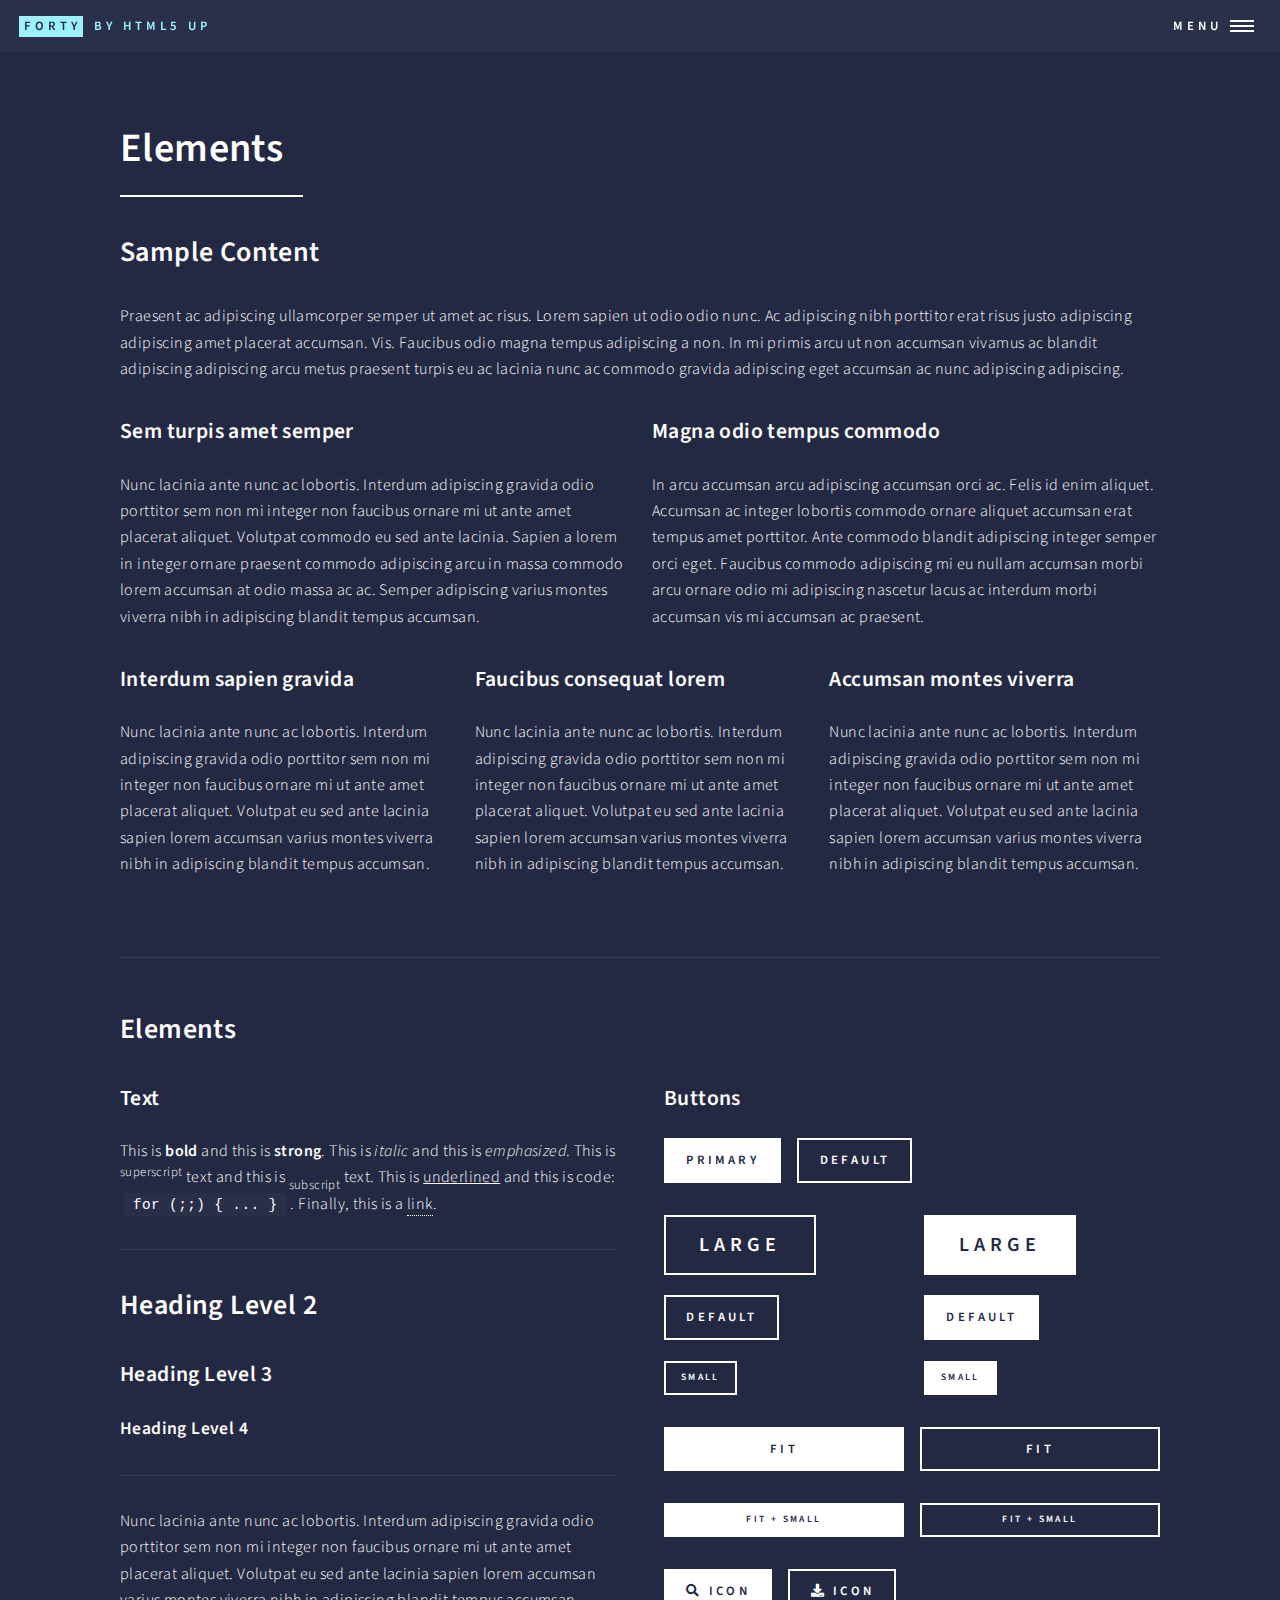
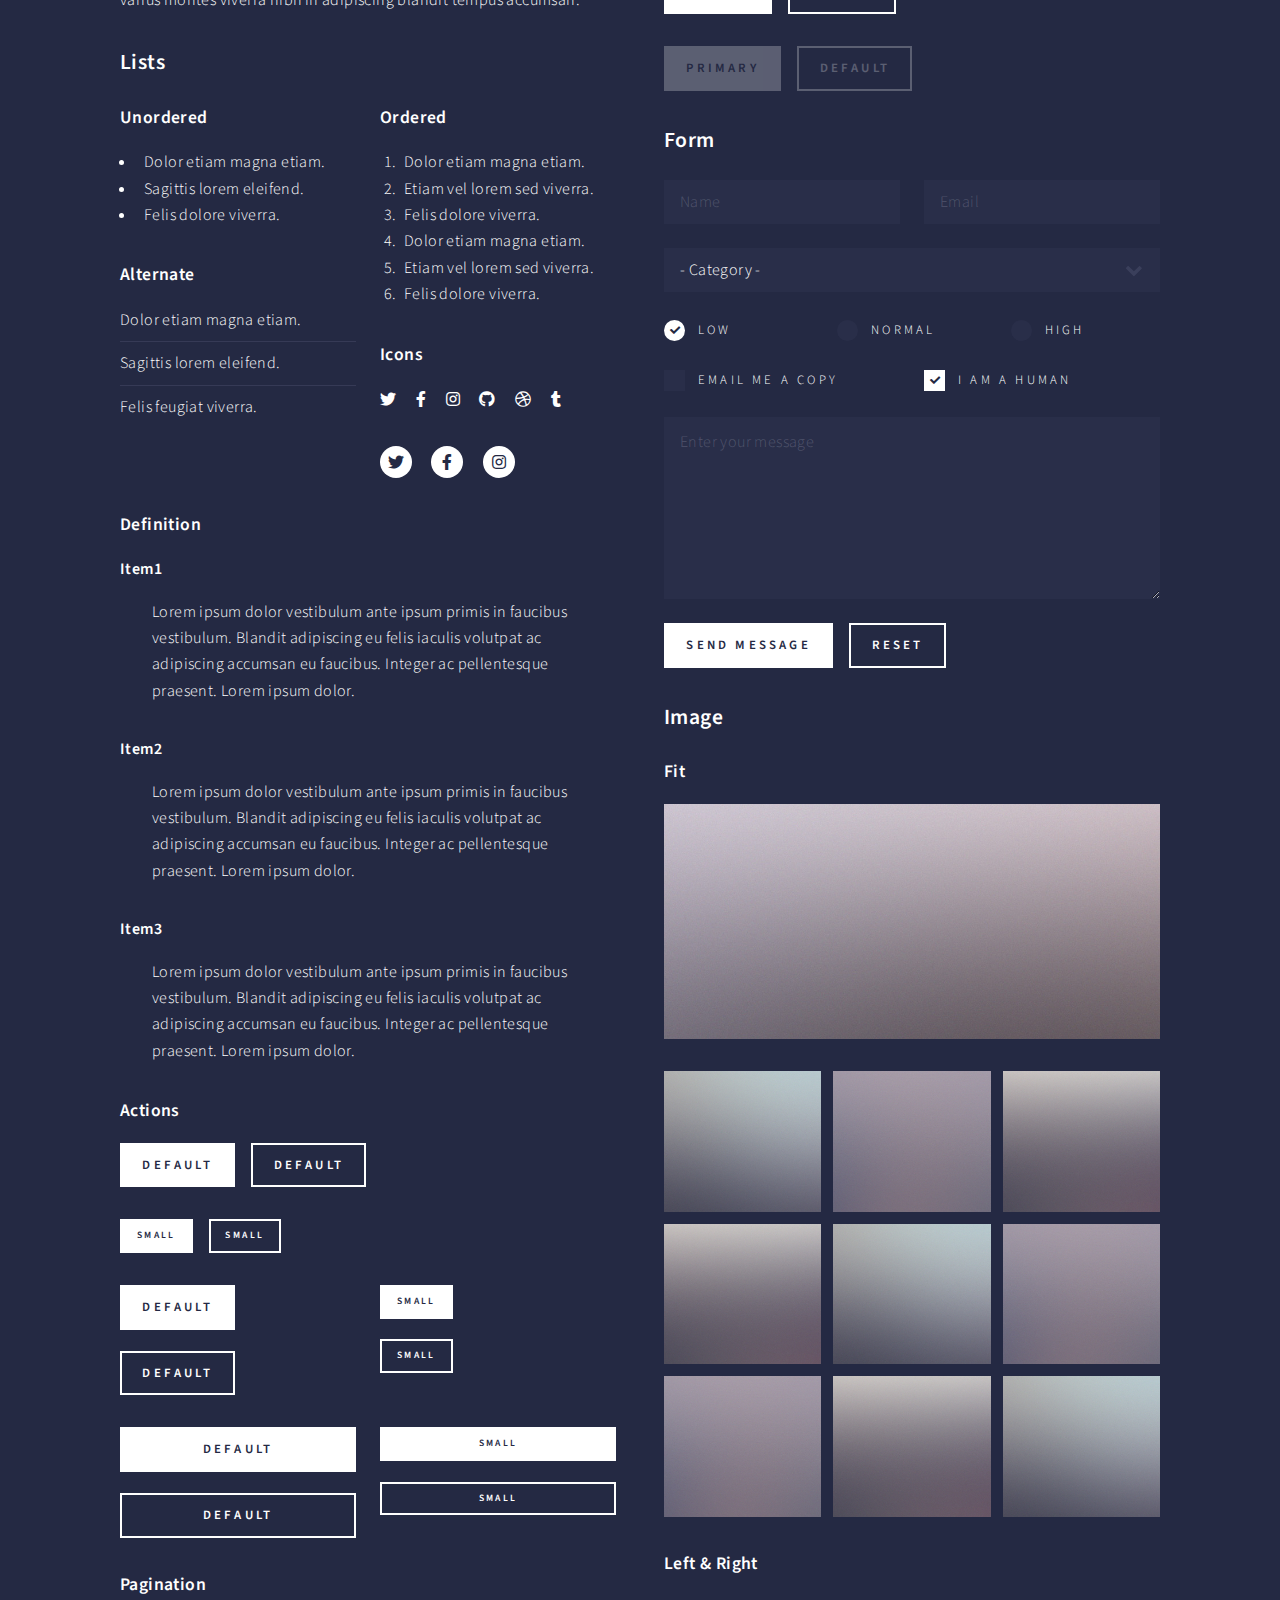
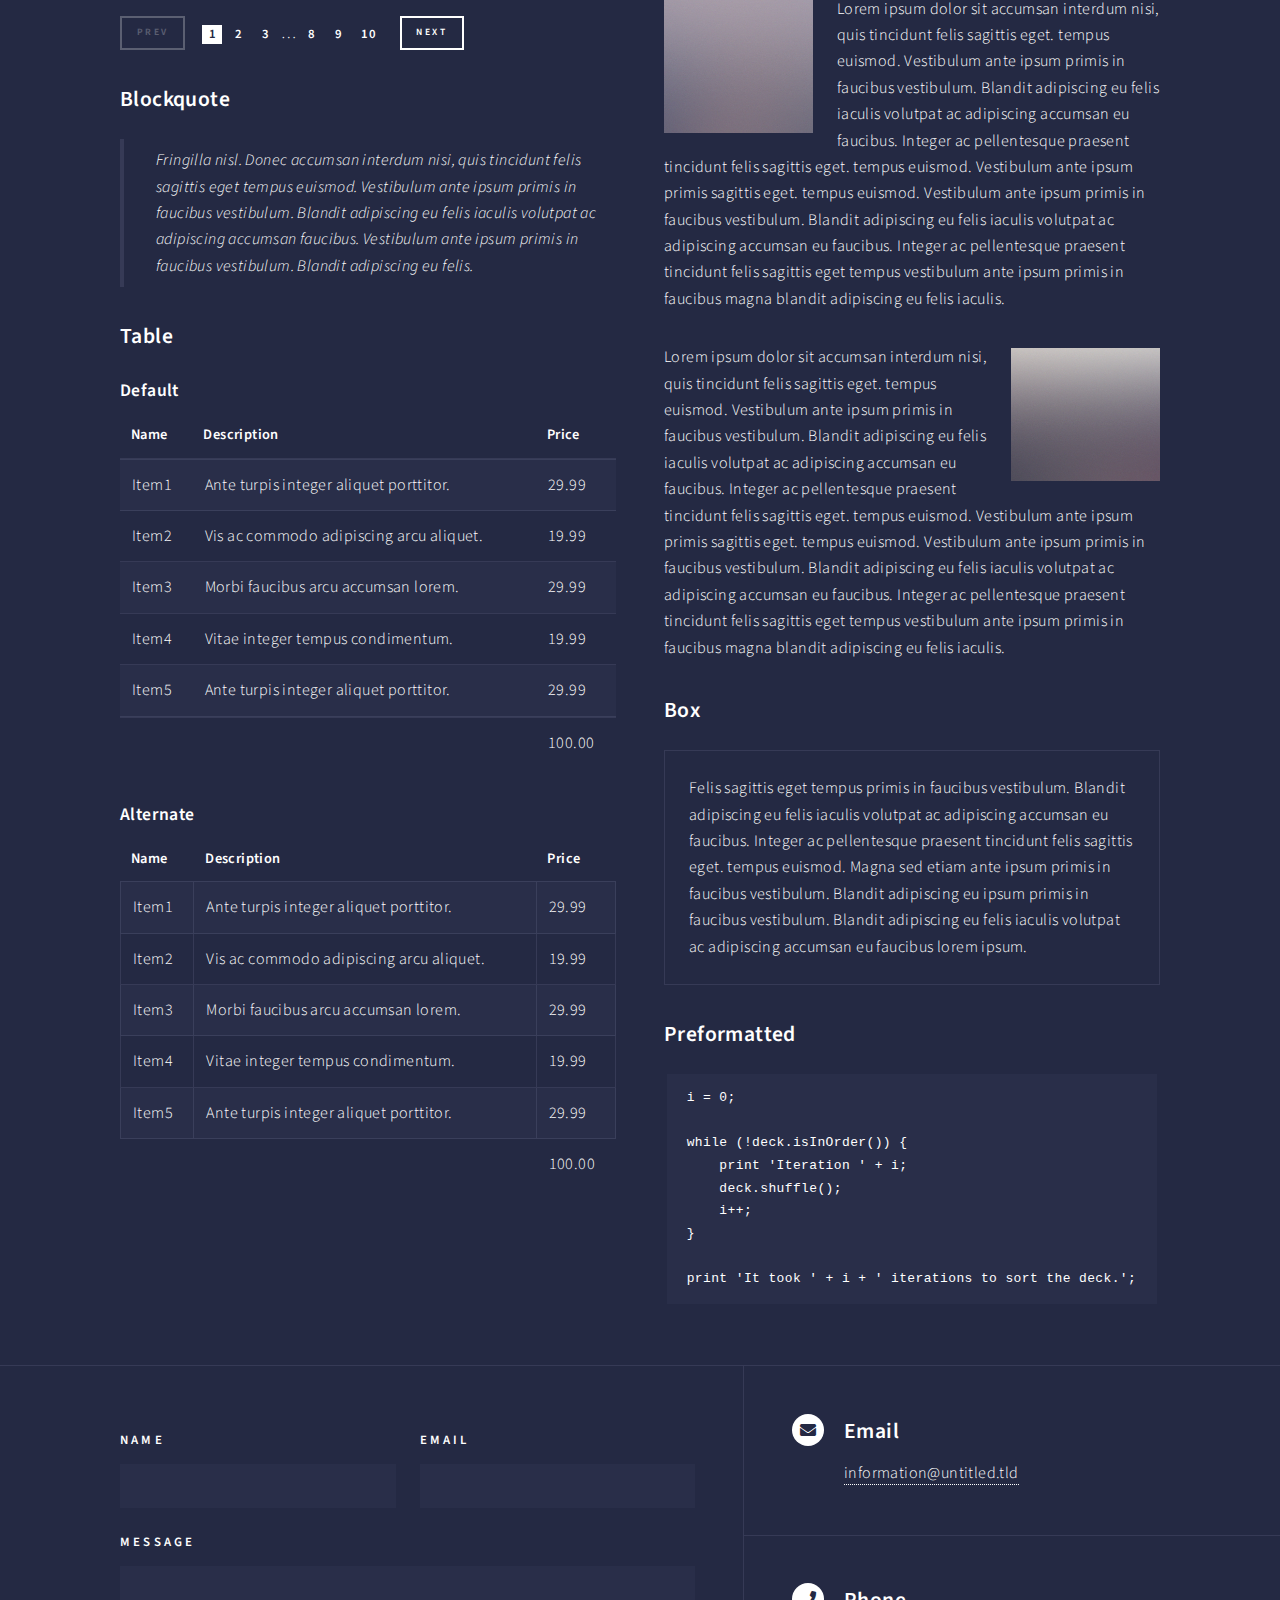
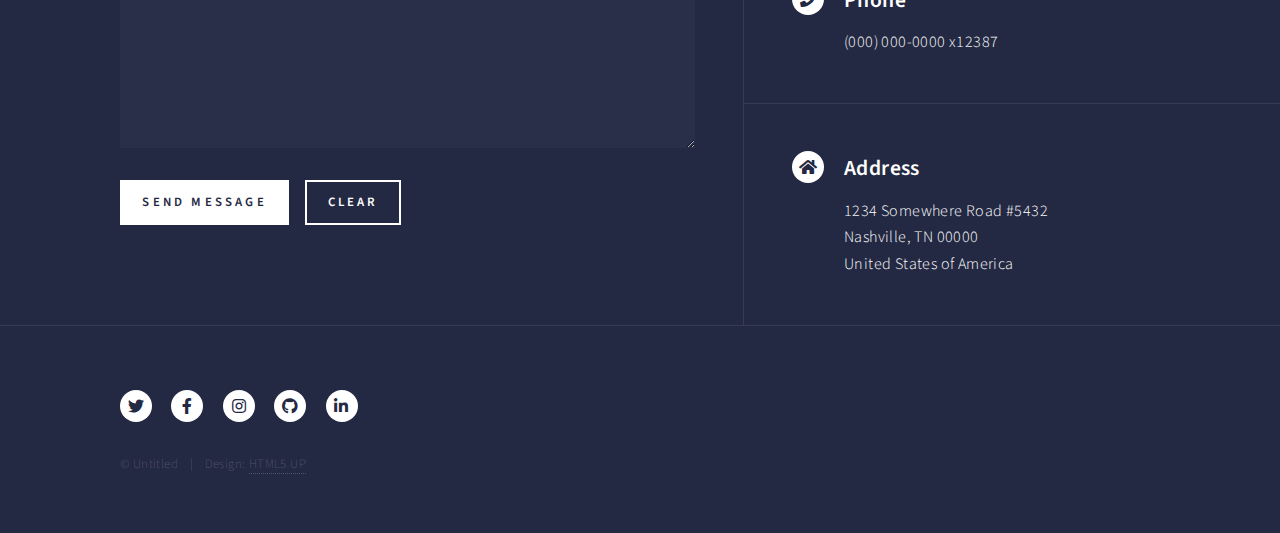
<file: elements.html>
<!DOCTYPE HTML>
<!--
	Forty by HTML5 UP
	html5up.net | @ajlkn
	Free for personal and commercial use under the CCA 3.0 license (html5up.net/license)
-->
<html>
	<head>
		<title>Elements - Forty by HTML5 UP</title>
		<meta charset="utf-8" />
		<meta name="viewport" content="width=device-width, initial-scale=1, user-scalable=no" />
		<link rel="stylesheet" href="assets/css/main.css" />
		<noscript><link rel="stylesheet" href="assets/css/noscript.css" /></noscript>
	</head>
	<body class="is-preload">

		<!-- Wrapper -->
			<div id="wrapper">

				<!-- Header -->
					<header id="header">
						<a href="index.html" class="logo"><strong>Forty</strong> <span>by HTML5 UP</span></a>
						<nav>
							<a href="#menu">Menu</a>
						</nav>
					</header>

				<!-- Menu -->
					<nav id="menu">
						<ul class="links">
							<li><a href="index.html">Home</a></li>
							<li><a href="landing.html">Landing</a></li>
							<li><a href="generic.html">Generic</a></li>
							<li><a href="elements.html">Elements</a></li>
						</ul>
						<ul class="actions stacked">
							<li><a href="#" class="button primary fit">Get Started</a></li>
							<li><a href="#" class="button fit">Log In</a></li>
						</ul>
					</nav>

				<!-- Main -->
					<div id="main" class="alt">

						<!-- One -->
							<section id="one">
								<div class="inner">
									<header class="major">
										<h1>Elements</h1>
									</header>

									<!-- Content -->
										<h2 id="content">Sample Content</h2>
										<p>Praesent ac adipiscing ullamcorper semper ut amet ac risus. Lorem sapien ut odio odio nunc. Ac adipiscing nibh porttitor erat risus justo adipiscing adipiscing amet placerat accumsan. Vis. Faucibus odio magna tempus adipiscing a non. In mi primis arcu ut non accumsan vivamus ac blandit adipiscing adipiscing arcu metus praesent turpis eu ac lacinia nunc ac commodo gravida adipiscing eget accumsan ac nunc adipiscing adipiscing.</p>
										<div class="row">
											<div class="col-6 col-12-small">
												<h3>Sem turpis amet semper</h3>
												<p>Nunc lacinia ante nunc ac lobortis. Interdum adipiscing gravida odio porttitor sem non mi integer non faucibus ornare mi ut ante amet placerat aliquet. Volutpat commodo eu sed ante lacinia. Sapien a lorem in integer ornare praesent commodo adipiscing arcu in massa commodo lorem accumsan at odio massa ac ac. Semper adipiscing varius montes viverra nibh in adipiscing blandit tempus accumsan.</p>
											</div>
											<div class="col-6 col-12-small">
												<h3>Magna odio tempus commodo</h3>
												<p>In arcu accumsan arcu adipiscing accumsan orci ac. Felis id enim aliquet. Accumsan ac integer lobortis commodo ornare aliquet accumsan erat tempus amet porttitor. Ante commodo blandit adipiscing integer semper orci eget. Faucibus commodo adipiscing mi eu nullam accumsan morbi arcu ornare odio mi adipiscing nascetur lacus ac interdum morbi accumsan vis mi accumsan ac praesent.</p>
											</div>
											<!-- Break -->
											<div class="col-4 col-12-medium">
												<h3>Interdum sapien gravida</h3>
												<p>Nunc lacinia ante nunc ac lobortis. Interdum adipiscing gravida odio porttitor sem non mi integer non faucibus ornare mi ut ante amet placerat aliquet. Volutpat eu sed ante lacinia sapien lorem accumsan varius montes viverra nibh in adipiscing blandit tempus accumsan.</p>
											</div>
											<div class="col-4 col-12-medium">
												<h3>Faucibus consequat lorem</h3>
												<p>Nunc lacinia ante nunc ac lobortis. Interdum adipiscing gravida odio porttitor sem non mi integer non faucibus ornare mi ut ante amet placerat aliquet. Volutpat eu sed ante lacinia sapien lorem accumsan varius montes viverra nibh in adipiscing blandit tempus accumsan.</p>
											</div>
											<div class="col-4 col-12-medium">
												<h3>Accumsan montes viverra</h3>
												<p>Nunc lacinia ante nunc ac lobortis. Interdum adipiscing gravida odio porttitor sem non mi integer non faucibus ornare mi ut ante amet placerat aliquet. Volutpat eu sed ante lacinia sapien lorem accumsan varius montes viverra nibh in adipiscing blandit tempus accumsan.</p>
											</div>
										</div>

									<hr class="major" />

									<!-- Elements -->
										<h2 id="elements">Elements</h2>
										<div class="row gtr-200">
											<div class="col-6 col-12-medium">

												<!-- Text stuff -->
													<h3>Text</h3>
													<p>This is <b>bold</b> and this is <strong>strong</strong>. This is <i>italic</i> and this is <em>emphasized</em>.
													This is <sup>superscript</sup> text and this is <sub>subscript</sub> text.
													This is <u>underlined</u> and this is code: <code>for (;;) { ... }</code>.
													Finally, this is a <a href="#">link</a>.</p>
													<hr />
													<h2>Heading Level 2</h2>
													<h3>Heading Level 3</h3>
													<h4>Heading Level 4</h4>
													<hr />
													<p>Nunc lacinia ante nunc ac lobortis. Interdum adipiscing gravida odio porttitor sem non mi integer non faucibus ornare mi ut ante amet placerat aliquet. Volutpat eu sed ante lacinia sapien lorem accumsan varius montes viverra nibh in adipiscing blandit tempus accumsan.</p>

												<!-- Lists -->
													<h3>Lists</h3>
													<div class="row">
														<div class="col-6 col-12-small">

															<h4>Unordered</h4>
															<ul>
																<li>Dolor etiam magna etiam.</li>
																<li>Sagittis lorem eleifend.</li>
																<li>Felis dolore viverra.</li>
															</ul>

															<h4>Alternate</h4>
															<ul class="alt">
																<li>Dolor etiam magna etiam.</li>
																<li>Sagittis lorem eleifend.</li>
																<li>Felis feugiat viverra.</li>
															</ul>

														</div>
														<div class="col-6 col-12-small">

															<h4>Ordered</h4>
															<ol>
																<li>Dolor etiam magna etiam.</li>
																<li>Etiam vel lorem sed viverra.</li>
																<li>Felis dolore viverra.</li>
																<li>Dolor etiam magna etiam.</li>
																<li>Etiam vel lorem sed viverra.</li>
																<li>Felis dolore viverra.</li>
															</ol>

															<h4>Icons</h4>
															<ul class="icons">
																<li><a href="#" class="icon brands fa-twitter"><span class="label">Twitter</span></a></li>
																<li><a href="#" class="icon brands fa-facebook-f"><span class="label">Facebook</span></a></li>
																<li><a href="#" class="icon brands fa-instagram"><span class="label">Instagram</span></a></li>
																<li><a href="#" class="icon brands fa-github"><span class="label">Github</span></a></li>
																<li><a href="#" class="icon brands fa-dribbble"><span class="label">Dribbble</span></a></li>
																<li><a href="#" class="icon brands fa-tumblr"><span class="label">Tumblr</span></a></li>
															</ul>
															<ul class="icons">
																<li><a href="#" class="icon brands alt fa-twitter"><span class="label">Twitter</span></a></li>
																<li><a href="#" class="icon brands alt fa-facebook-f"><span class="label">Facebook</span></a></li>
																<li><a href="#" class="icon brands alt fa-instagram"><span class="label">Instagram</span></a></li>
															</ul>

														</div>
													</div>
													<h4>Definition</h4>
													<dl>
														<dt>Item1</dt>
														<dd>
															<p>Lorem ipsum dolor vestibulum ante ipsum primis in faucibus vestibulum. Blandit adipiscing eu felis iaculis volutpat ac adipiscing accumsan eu faucibus. Integer ac pellentesque praesent. Lorem ipsum dolor.</p>
														</dd>
														<dt>Item2</dt>
														<dd>
															<p>Lorem ipsum dolor vestibulum ante ipsum primis in faucibus vestibulum. Blandit adipiscing eu felis iaculis volutpat ac adipiscing accumsan eu faucibus. Integer ac pellentesque praesent. Lorem ipsum dolor.</p>
														</dd>
														<dt>Item3</dt>
														<dd>
															<p>Lorem ipsum dolor vestibulum ante ipsum primis in faucibus vestibulum. Blandit adipiscing eu felis iaculis volutpat ac adipiscing accumsan eu faucibus. Integer ac pellentesque praesent. Lorem ipsum dolor.</p>
														</dd>
													</dl>

													<h4>Actions</h4>
													<ul class="actions">
														<li><a href="#" class="button primary">Default</a></li>
														<li><a href="#" class="button">Default</a></li>
													</ul>
													<ul class="actions small">
														<li><a href="#" class="button primary small">Small</a></li>
														<li><a href="#" class="button small">Small</a></li>
													</ul>
													<div class="row">
														<div class="col-6 col-12-small">
															<ul class="actions stacked">
																<li><a href="#" class="button primary">Default</a></li>
																<li><a href="#" class="button">Default</a></li>
															</ul>
														</div>
														<div class="col-6 col-12-small">
															<ul class="actions stacked">
																<li><a href="#" class="button primary small">Small</a></li>
																<li><a href="#" class="button small">Small</a></li>
															</ul>
														</div>
														<div class="col-6 col-12-small">
															<ul class="actions stacked">
																<li><a href="#" class="button primary fit">Default</a></li>
																<li><a href="#" class="button fit">Default</a></li>
															</ul>
														</div>
														<div class="col-6 col-12-small">
															<ul class="actions stacked">
																<li><a href="#" class="button primary small fit">Small</a></li>
																<li><a href="#" class="button small fit">Small</a></li>
															</ul>
														</div>
													</div>

													<h4>Pagination</h4>
													<ul class="pagination">
														<li><span class="button small disabled">Prev</span></li>
														<li><a href="#" class="page active">1</a></li>
														<li><a href="#" class="page">2</a></li>
														<li><a href="#" class="page">3</a></li>
														<li><span>&hellip;</span></li>
														<li><a href="#" class="page">8</a></li>
														<li><a href="#" class="page">9</a></li>
														<li><a href="#" class="page">10</a></li>
														<li><a href="#" class="button small">Next</a></li>
													</ul>

												<!-- Blockquote -->
													<h3>Blockquote</h3>
													<blockquote>Fringilla nisl. Donec accumsan interdum nisi, quis tincidunt felis sagittis eget tempus euismod. Vestibulum ante ipsum primis in faucibus vestibulum. Blandit adipiscing eu felis iaculis volutpat ac adipiscing accumsan faucibus. Vestibulum ante ipsum primis in faucibus vestibulum. Blandit adipiscing eu felis.</blockquote>

												<!-- Table -->
													<h3>Table</h3>

													<h4>Default</h4>
													<div class="table-wrapper">
														<table>
															<thead>
																<tr>
																	<th>Name</th>
																	<th>Description</th>
																	<th>Price</th>
																</tr>
															</thead>
															<tbody>
																<tr>
																	<td>Item1</td>
																	<td>Ante turpis integer aliquet porttitor.</td>
																	<td>29.99</td>
																</tr>
																<tr>
																	<td>Item2</td>
																	<td>Vis ac commodo adipiscing arcu aliquet.</td>
																	<td>19.99</td>
																</tr>
																<tr>
																	<td>Item3</td>
																	<td> Morbi faucibus arcu accumsan lorem.</td>
																	<td>29.99</td>
																</tr>
																<tr>
																	<td>Item4</td>
																	<td>Vitae integer tempus condimentum.</td>
																	<td>19.99</td>
																</tr>
																<tr>
																	<td>Item5</td>
																	<td>Ante turpis integer aliquet porttitor.</td>
																	<td>29.99</td>
																</tr>
															</tbody>
															<tfoot>
																<tr>
																	<td colspan="2"></td>
																	<td>100.00</td>
																</tr>
															</tfoot>
														</table>
													</div>

													<h4>Alternate</h4>
													<div class="table-wrapper">
														<table class="alt">
															<thead>
																<tr>
																	<th>Name</th>
																	<th>Description</th>
																	<th>Price</th>
																</tr>
															</thead>
															<tbody>
																<tr>
																	<td>Item1</td>
																	<td>Ante turpis integer aliquet porttitor.</td>
																	<td>29.99</td>
																</tr>
																<tr>
																	<td>Item2</td>
																	<td>Vis ac commodo adipiscing arcu aliquet.</td>
																	<td>19.99</td>
																</tr>
																<tr>
																	<td>Item3</td>
																	<td> Morbi faucibus arcu accumsan lorem.</td>
																	<td>29.99</td>
																</tr>
																<tr>
																	<td>Item4</td>
																	<td>Vitae integer tempus condimentum.</td>
																	<td>19.99</td>
																</tr>
																<tr>
																	<td>Item5</td>
																	<td>Ante turpis integer aliquet porttitor.</td>
																	<td>29.99</td>
																</tr>
															</tbody>
															<tfoot>
																<tr>
																	<td colspan="2"></td>
																	<td>100.00</td>
																</tr>
															</tfoot>
														</table>
													</div>

											</div>
											<div class="col-6 col-12-medium">

												<!-- Buttons -->
													<h3>Buttons</h3>
													<ul class="actions">
														<li><a href="#" class="button primary">Primary</a></li>
														<li><a href="#" class="button">Default</a></li>
													</ul>
													<div class="row">
														<div class="col-6 col-12-xsmall">
															<ul class="actions stacked">
																<li><a href="#" class="button large">Large</a></li>
																<li><a href="#" class="button">Default</a></li>
																<li><a href="#" class="button small">Small</a></li>
															</ul>
														</div>
														<div class="col-6 col-12-xsmall">
															<ul class="actions stacked">
																<li><a href="#" class="button primary large">Large</a></li>
																<li><a href="#" class="button primary">Default</a></li>
																<li><a href="#" class="button primary small">Small</a></li>
															</ul>
														</div>
													</div>
													<ul class="actions fit">
														<li><a href="#" class="button primary fit">Fit</a></li>
														<li><a href="#" class="button fit">Fit</a></li>
													</ul>
													<ul class="actions fit small">
														<li><a href="#" class="button primary fit small">Fit + Small</a></li>
														<li><a href="#" class="button fit small">Fit + Small</a></li>
													</ul>
													<ul class="actions">
														<li><a href="#" class="button primary icon solid fa-search">Icon</a></li>
														<li><a href="#" class="button icon solid fa-download">Icon</a></li>
													</ul>
													<ul class="actions">
														<li><span class="button primary disabled">Primary</span></li>
														<li><span class="button disabled">Default</span></li>
													</ul>

												<!-- Form -->
													<h3>Form</h3>

													<form method="post" action="#">
														<div class="row gtr-uniform">
															<div class="col-6 col-12-xsmall">
																<input type="text" name="demo-name" id="demo-name" value="" placeholder="Name" />
															</div>
															<div class="col-6 col-12-xsmall">
																<input type="email" name="demo-email" id="demo-email" value="" placeholder="Email" />
															</div>
															<!-- Break -->
															<div class="col-12">
																<select name="demo-category" id="demo-category">
																	<option value="">- Category -</option>
																	<option value="1">Manufacturing</option>
																	<option value="1">Shipping</option>
																	<option value="1">Administration</option>
																	<option value="1">Human Resources</option>
																</select>
															</div>
															<!-- Break -->
															<div class="col-4 col-12-small">
																<input type="radio" id="demo-priority-low" name="demo-priority" checked>
																<label for="demo-priority-low">Low</label>
															</div>
															<div class="col-4 col-12-small">
																<input type="radio" id="demo-priority-normal" name="demo-priority">
																<label for="demo-priority-normal">Normal</label>
															</div>
															<div class="col-4 col-12-small">
																<input type="radio" id="demo-priority-high" name="demo-priority">
																<label for="demo-priority-high">High</label>
															</div>
															<!-- Break -->
															<div class="col-6 col-12-small">
																<input type="checkbox" id="demo-copy" name="demo-copy">
																<label for="demo-copy">Email me a copy</label>
															</div>
															<div class="col-6 col-12-small">
																<input type="checkbox" id="demo-human" name="demo-human" checked>
																<label for="demo-human">I am a human</label>
															</div>
															<!-- Break -->
															<div class="col-12">
																<textarea name="demo-message" id="demo-message" placeholder="Enter your message" rows="6"></textarea>
															</div>
															<!-- Break -->
															<div class="col-12">
																<ul class="actions">
																	<li><input type="submit" value="Send Message" class="primary" /></li>
																	<li><input type="reset" value="Reset" /></li>
																</ul>
															</div>
														</div>
													</form>

												<!-- Image -->
													<h3>Image</h3>

													<h4>Fit</h4>
													<span class="image fit"><img src="images/pic03.jpg" alt="" /></span>
													<div class="box alt">
														<div class="row gtr-50 gtr-uniform">
															<div class="col-4"><span class="image fit"><img src="images/pic08.jpg" alt="" /></span></div>
															<div class="col-4"><span class="image fit"><img src="images/pic09.jpg" alt="" /></span></div>
															<div class="col-4"><span class="image fit"><img src="images/pic10.jpg" alt="" /></span></div>
															<!-- Break -->
															<div class="col-4"><span class="image fit"><img src="images/pic10.jpg" alt="" /></span></div>
															<div class="col-4"><span class="image fit"><img src="images/pic08.jpg" alt="" /></span></div>
															<div class="col-4"><span class="image fit"><img src="images/pic09.jpg" alt="" /></span></div>
															<!-- Break -->
															<div class="col-4"><span class="image fit"><img src="images/pic09.jpg" alt="" /></span></div>
															<div class="col-4"><span class="image fit"><img src="images/pic10.jpg" alt="" /></span></div>
															<div class="col-4"><span class="image fit"><img src="images/pic08.jpg" alt="" /></span></div>
														</div>
													</div>

													<h4>Left &amp; Right</h4>
													<p><span class="image left"><img src="images/pic09.jpg" alt="" /></span>Lorem ipsum dolor sit accumsan interdum nisi, quis tincidunt felis sagittis eget. tempus euismod. Vestibulum ante ipsum primis in faucibus vestibulum. Blandit adipiscing eu felis iaculis volutpat ac adipiscing accumsan eu faucibus. Integer ac pellentesque praesent tincidunt felis sagittis eget. tempus euismod. Vestibulum ante ipsum primis sagittis eget. tempus euismod. Vestibulum ante ipsum primis in faucibus vestibulum. Blandit adipiscing eu felis iaculis volutpat ac adipiscing accumsan eu faucibus. Integer ac pellentesque praesent tincidunt felis sagittis eget tempus vestibulum ante ipsum primis in faucibus magna blandit adipiscing eu felis iaculis.</p>
													<p><span class="image right"><img src="images/pic10.jpg" alt="" /></span>Lorem ipsum dolor sit accumsan interdum nisi, quis tincidunt felis sagittis eget. tempus euismod. Vestibulum ante ipsum primis in faucibus vestibulum. Blandit adipiscing eu felis iaculis volutpat ac adipiscing accumsan eu faucibus. Integer ac pellentesque praesent tincidunt felis sagittis eget. tempus euismod. Vestibulum ante ipsum primis sagittis eget. tempus euismod. Vestibulum ante ipsum primis in faucibus vestibulum. Blandit adipiscing eu felis iaculis volutpat ac adipiscing accumsan eu faucibus. Integer ac pellentesque praesent tincidunt felis sagittis eget tempus vestibulum ante ipsum primis in faucibus magna blandit adipiscing eu felis iaculis.</p>

												<!-- Box -->
													<h3>Box</h3>
													<div class="box">
														<p>Felis sagittis eget tempus primis in faucibus vestibulum. Blandit adipiscing eu felis iaculis volutpat ac adipiscing accumsan eu faucibus. Integer ac pellentesque praesent tincidunt felis sagittis eget. tempus euismod. Magna sed etiam ante ipsum primis in faucibus vestibulum. Blandit adipiscing eu ipsum primis in faucibus vestibulum. Blandit adipiscing eu felis iaculis volutpat ac adipiscing accumsan eu faucibus lorem ipsum.</p>
													</div>

												<!-- Preformatted Code -->
													<h3>Preformatted</h3>
													<pre><code>i = 0;

while (!deck.isInOrder()) {
    print 'Iteration ' + i;
    deck.shuffle();
    i++;
}

print 'It took ' + i + ' iterations to sort the deck.';
</code></pre>

											</div>
										</div>

								</div>
							</section>

					</div>

				<!-- Contact -->
					<section id="contact">
						<div class="inner">
							<section>
								<form method="post" action="#">
									<div class="fields">
										<div class="field half">
											<label for="name">Name</label>
											<input type="text" name="name" id="name" />
										</div>
										<div class="field half">
											<label for="email">Email</label>
											<input type="text" name="email" id="email" />
										</div>
										<div class="field">
											<label for="message">Message</label>
											<textarea name="message" id="message" rows="6"></textarea>
										</div>
									</div>
									<ul class="actions">
										<li><input type="submit" value="Send Message" class="primary" /></li>
										<li><input type="reset" value="Clear" /></li>
									</ul>
								</form>
							</section>
							<section class="split">
								<section>
									<div class="contact-method">
										<span class="icon solid alt fa-envelope"></span>
										<h3>Email</h3>
										<a href="#">information@untitled.tld</a>
									</div>
								</section>
								<section>
									<div class="contact-method">
										<span class="icon solid alt fa-phone"></span>
										<h3>Phone</h3>
										<span>(000) 000-0000 x12387</span>
									</div>
								</section>
								<section>
									<div class="contact-method">
										<span class="icon solid alt fa-home"></span>
										<h3>Address</h3>
										<span>1234 Somewhere Road #5432<br />
										Nashville, TN 00000<br />
										United States of America</span>
									</div>
								</section>
							</section>
						</div>
					</section>

				<!-- Footer -->
					<footer id="footer">
						<div class="inner">
							<ul class="icons">
								<li><a href="#" class="icon brands alt fa-twitter"><span class="label">Twitter</span></a></li>
								<li><a href="#" class="icon brands alt fa-facebook-f"><span class="label">Facebook</span></a></li>
								<li><a href="#" class="icon brands alt fa-instagram"><span class="label">Instagram</span></a></li>
								<li><a href="#" class="icon brands alt fa-github"><span class="label">GitHub</span></a></li>
								<li><a href="#" class="icon brands alt fa-linkedin-in"><span class="label">LinkedIn</span></a></li>
							</ul>
							<ul class="copyright">
								<li>&copy; Untitled</li><li>Design: <a href="https://html5up.net">HTML5 UP</a></li>
							</ul>
						</div>
					</footer>

			</div>

		<!-- Scripts -->
			<script src="assets/js/jquery.min.js"></script>
			<script src="assets/js/jquery.scrolly.min.js"></script>
			<script src="assets/js/jquery.scrollex.min.js"></script>
			<script src="assets/js/browser.min.js"></script>
			<script src="assets/js/breakpoints.min.js"></script>
			<script src="assets/js/util.js"></script>
			<script src="assets/js/main.js"></script>

	</body>
</html>
</file>
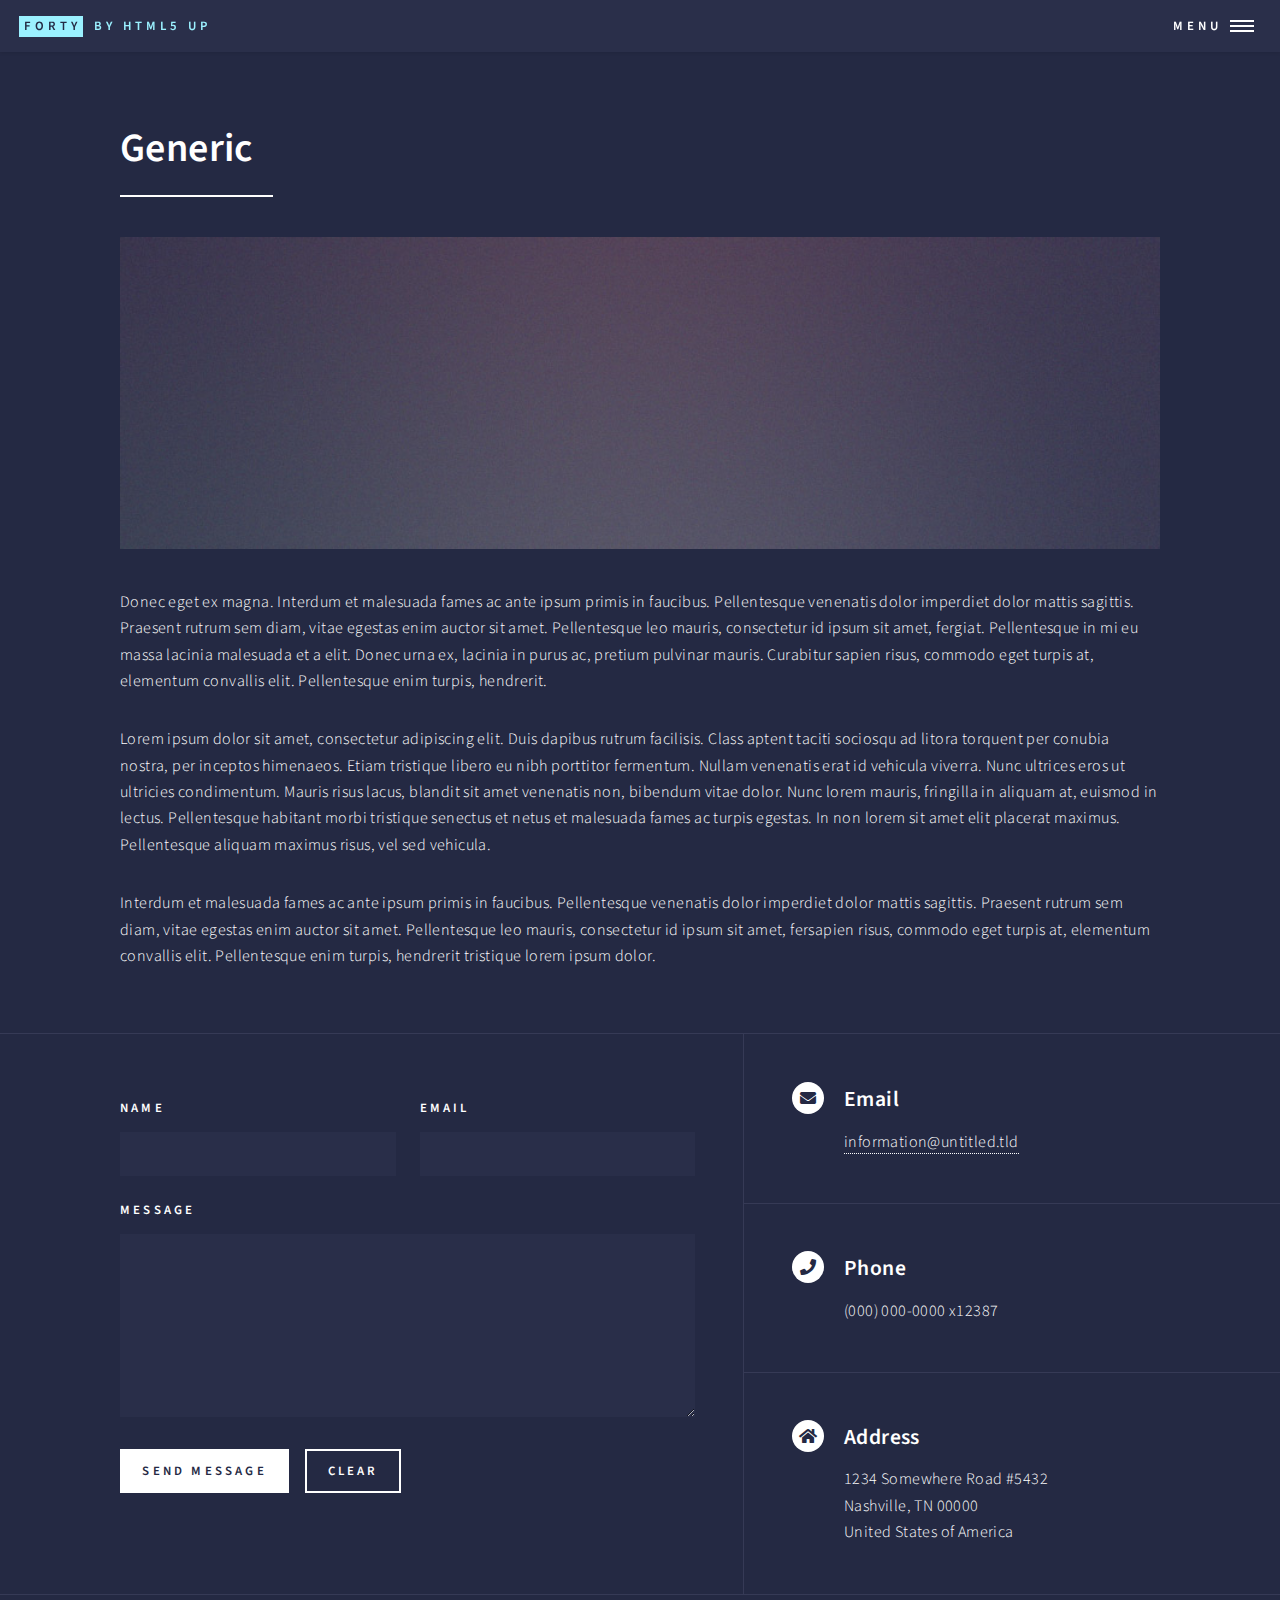
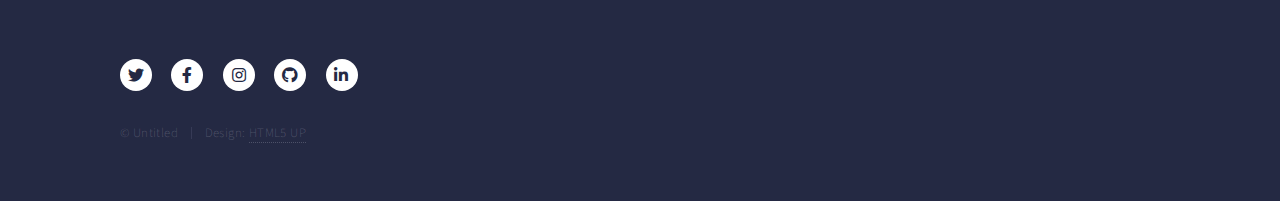
<file: generic.html>
<!DOCTYPE HTML>
<!--
	Forty by HTML5 UP
	html5up.net | @ajlkn
	Free for personal and commercial use under the CCA 3.0 license (html5up.net/license)
-->
<html>
	<head>
		<title>Generic - Forty by HTML5 UP</title>
		<meta charset="utf-8" />
		<meta name="viewport" content="width=device-width, initial-scale=1, user-scalable=no" />
		<link rel="stylesheet" href="assets/css/main.css" />
		<noscript><link rel="stylesheet" href="assets/css/noscript.css" /></noscript>
	</head>
	<body class="is-preload">

		<!-- Wrapper -->
			<div id="wrapper">

				<!-- Header -->
					<header id="header">
						<a href="index.html" class="logo"><strong>Forty</strong> <span>by HTML5 UP</span></a>
						<nav>
							<a href="#menu">Menu</a>
						</nav>
					</header>

				<!-- Menu -->
					<nav id="menu">
						<ul class="links">
							<li><a href="index.html">Home</a></li>
							<li><a href="landing.html">Landing</a></li>
							<li><a href="generic.html">Generic</a></li>
							<li><a href="elements.html">Elements</a></li>
						</ul>
						<ul class="actions stacked">
							<li><a href="#" class="button primary fit">Get Started</a></li>
							<li><a href="#" class="button fit">Log In</a></li>
						</ul>
					</nav>

				<!-- Main -->
					<div id="main" class="alt">

						<!-- One -->
							<section id="one">
								<div class="inner">
									<header class="major">
										<h1>Generic</h1>
									</header>
									<span class="image main"><img src="images/pic11.jpg" alt="" /></span>
									<p>Donec eget ex magna. Interdum et malesuada fames ac ante ipsum primis in faucibus. Pellentesque venenatis dolor imperdiet dolor mattis sagittis. Praesent rutrum sem diam, vitae egestas enim auctor sit amet. Pellentesque leo mauris, consectetur id ipsum sit amet, fergiat. Pellentesque in mi eu massa lacinia malesuada et a elit. Donec urna ex, lacinia in purus ac, pretium pulvinar mauris. Curabitur sapien risus, commodo eget turpis at, elementum convallis elit. Pellentesque enim turpis, hendrerit.</p>
									<p>Lorem ipsum dolor sit amet, consectetur adipiscing elit. Duis dapibus rutrum facilisis. Class aptent taciti sociosqu ad litora torquent per conubia nostra, per inceptos himenaeos. Etiam tristique libero eu nibh porttitor fermentum. Nullam venenatis erat id vehicula viverra. Nunc ultrices eros ut ultricies condimentum. Mauris risus lacus, blandit sit amet venenatis non, bibendum vitae dolor. Nunc lorem mauris, fringilla in aliquam at, euismod in lectus. Pellentesque habitant morbi tristique senectus et netus et malesuada fames ac turpis egestas. In non lorem sit amet elit placerat maximus. Pellentesque aliquam maximus risus, vel sed vehicula.</p>
									<p>Interdum et malesuada fames ac ante ipsum primis in faucibus. Pellentesque venenatis dolor imperdiet dolor mattis sagittis. Praesent rutrum sem diam, vitae egestas enim auctor sit amet. Pellentesque leo mauris, consectetur id ipsum sit amet, fersapien risus, commodo eget turpis at, elementum convallis elit. Pellentesque enim turpis, hendrerit tristique lorem ipsum dolor.</p>
								</div>
							</section>

					</div>

				<!-- Contact -->
					<section id="contact">
						<div class="inner">
							<section>
								<form method="post" action="#">
									<div class="fields">
										<div class="field half">
											<label for="name">Name</label>
											<input type="text" name="name" id="name" />
										</div>
										<div class="field half">
											<label for="email">Email</label>
											<input type="text" name="email" id="email" />
										</div>
										<div class="field">
											<label for="message">Message</label>
											<textarea name="message" id="message" rows="6"></textarea>
										</div>
									</div>
									<ul class="actions">
										<li><input type="submit" value="Send Message" class="primary" /></li>
										<li><input type="reset" value="Clear" /></li>
									</ul>
								</form>
							</section>
							<section class="split">
								<section>
									<div class="contact-method">
										<span class="icon solid alt fa-envelope"></span>
										<h3>Email</h3>
										<a href="#">information@untitled.tld</a>
									</div>
								</section>
								<section>
									<div class="contact-method">
										<span class="icon solid alt fa-phone"></span>
										<h3>Phone</h3>
										<span>(000) 000-0000 x12387</span>
									</div>
								</section>
								<section>
									<div class="contact-method">
										<span class="icon solid alt fa-home"></span>
										<h3>Address</h3>
										<span>1234 Somewhere Road #5432<br />
										Nashville, TN 00000<br />
										United States of America</span>
									</div>
								</section>
							</section>
						</div>
					</section>

				<!-- Footer -->
					<footer id="footer">
						<div class="inner">
							<ul class="icons">
								<li><a href="#" class="icon brands alt fa-twitter"><span class="label">Twitter</span></a></li>
								<li><a href="#" class="icon brands alt fa-facebook-f"><span class="label">Facebook</span></a></li>
								<li><a href="#" class="icon brands alt fa-instagram"><span class="label">Instagram</span></a></li>
								<li><a href="#" class="icon brands alt fa-github"><span class="label">GitHub</span></a></li>
								<li><a href="#" class="icon brands alt fa-linkedin-in"><span class="label">LinkedIn</span></a></li>
							</ul>
							<ul class="copyright">
								<li>&copy; Untitled</li><li>Design: <a href="https://html5up.net">HTML5 UP</a></li>
							</ul>
						</div>
					</footer>

			</div>

		<!-- Scripts -->
			<script src="assets/js/jquery.min.js"></script>
			<script src="assets/js/jquery.scrolly.min.js"></script>
			<script src="assets/js/jquery.scrollex.min.js"></script>
			<script src="assets/js/browser.min.js"></script>
			<script src="assets/js/breakpoints.min.js"></script>
			<script src="assets/js/util.js"></script>
			<script src="assets/js/main.js"></script>

	</body>
</html>
</file>
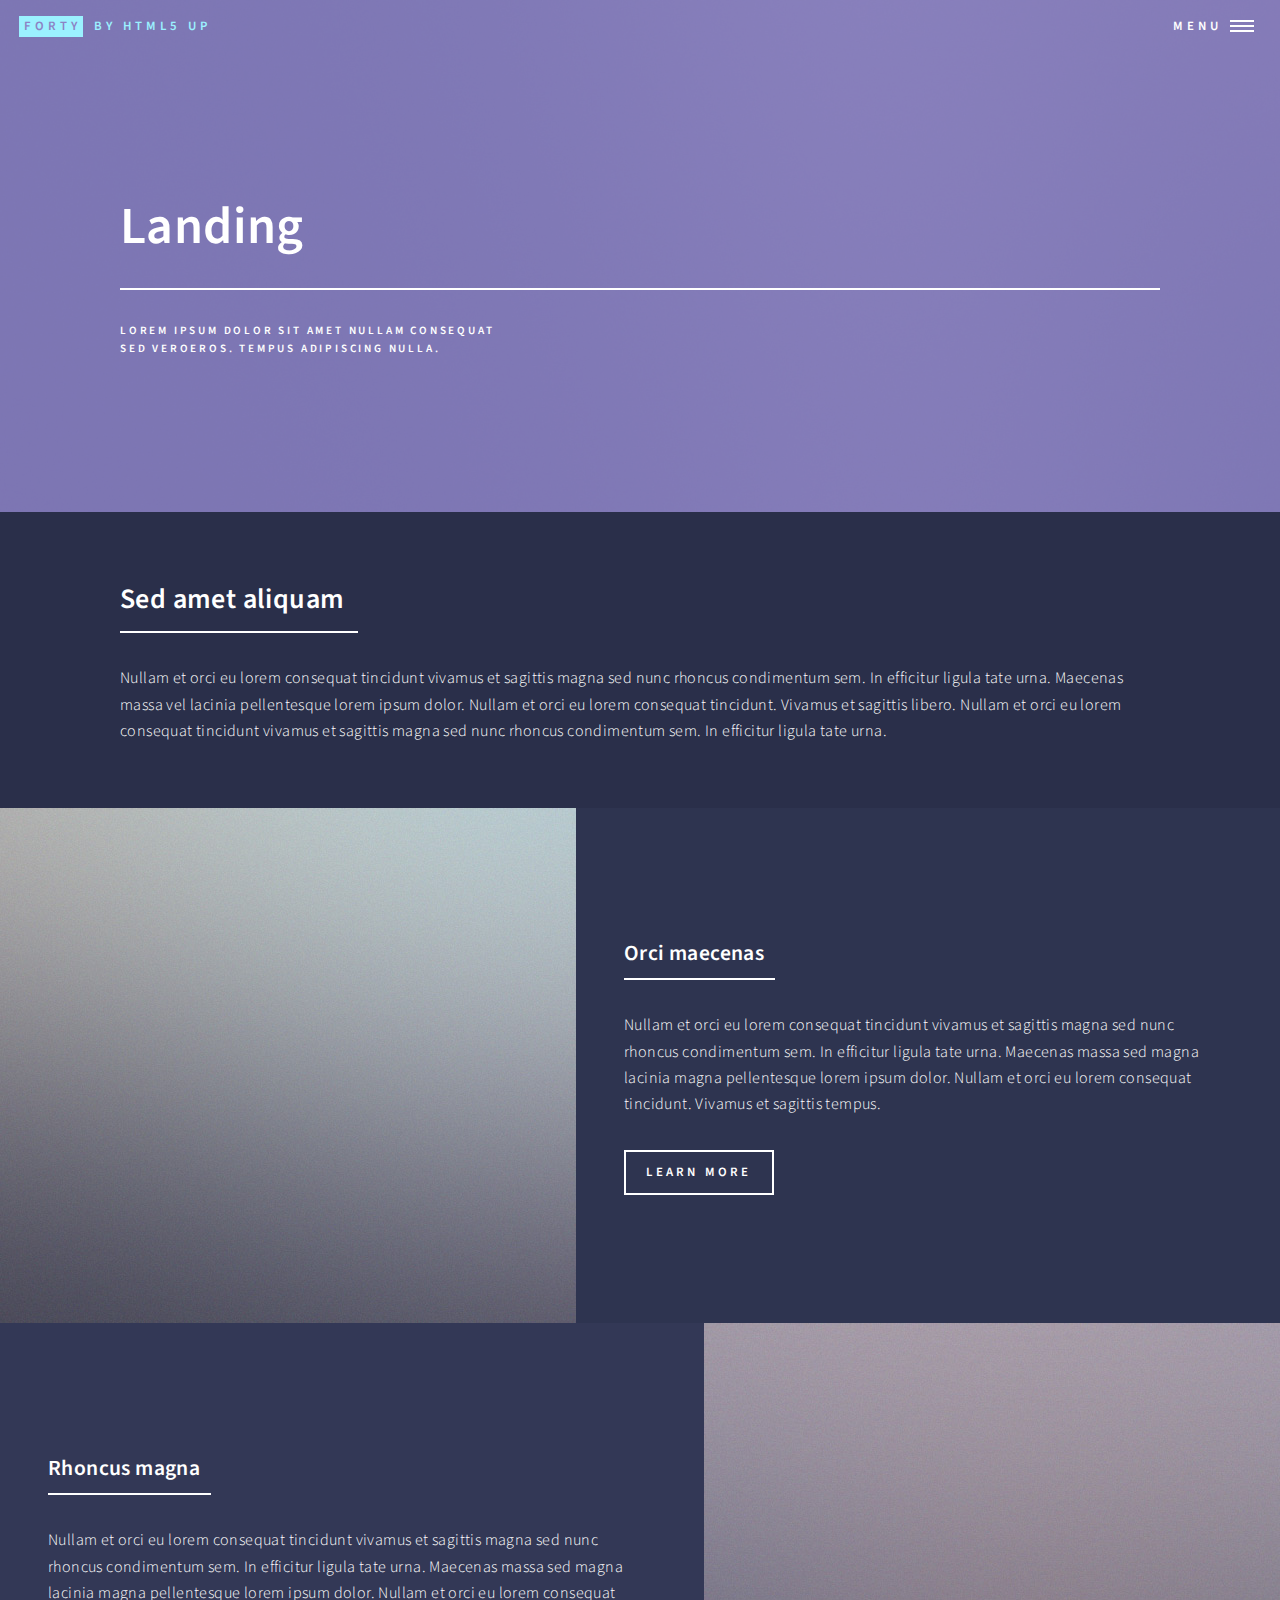
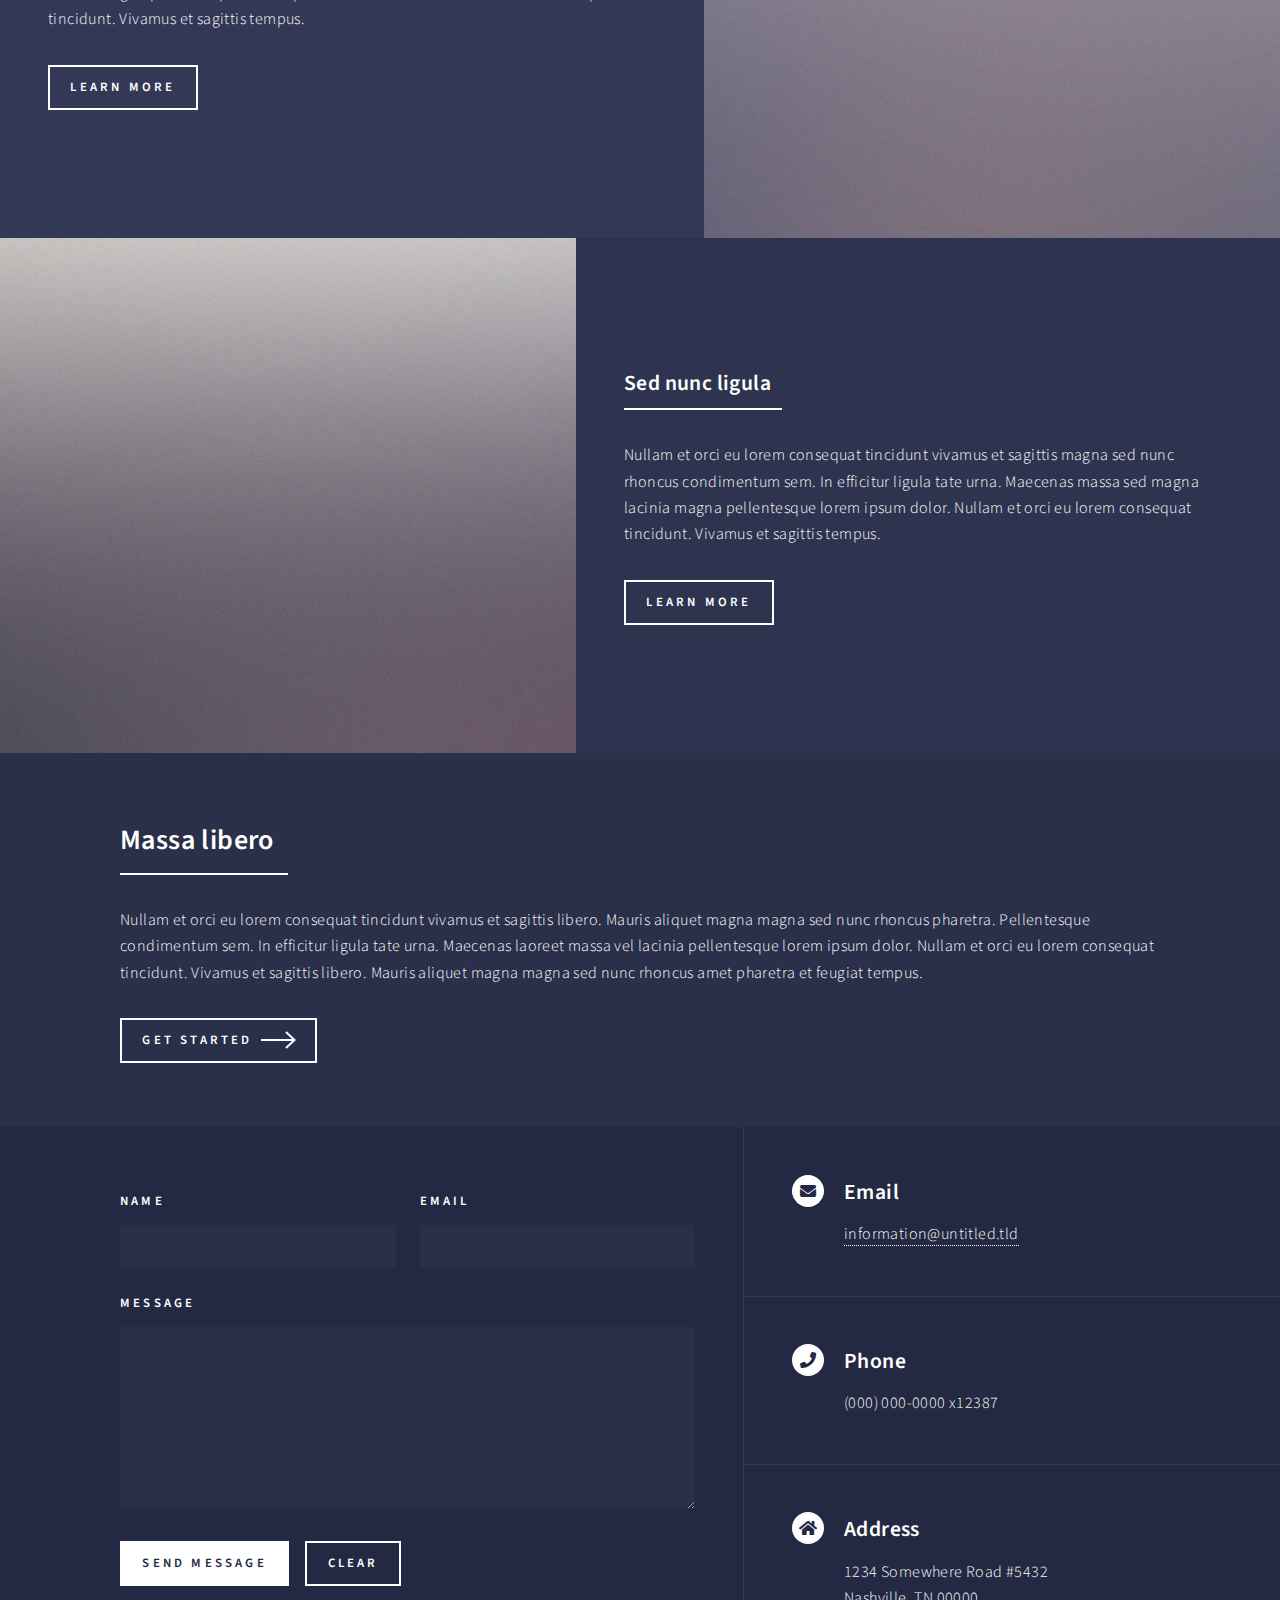
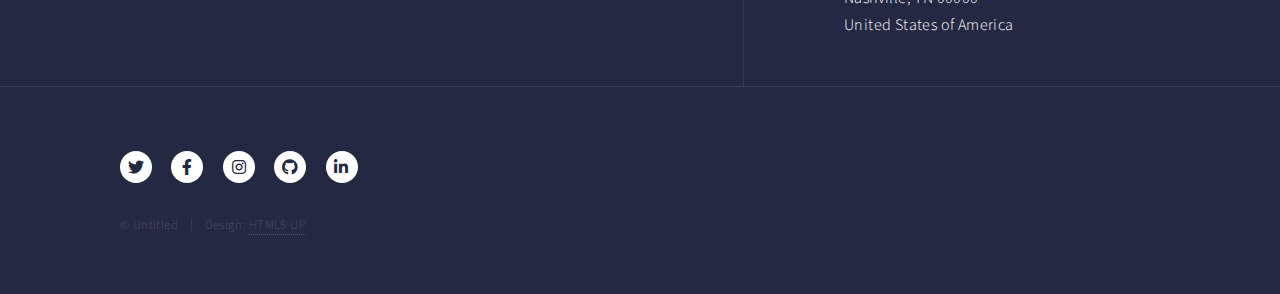
<file: landing.html>
<!DOCTYPE HTML>
<!--
	Forty by HTML5 UP
	html5up.net | @ajlkn
	Free for personal and commercial use under the CCA 3.0 license (html5up.net/license)
-->
<html>
	<head>
		<title>Landing - Forty by HTML5 UP</title>
		<meta charset="utf-8" />
		<meta name="viewport" content="width=device-width, initial-scale=1, user-scalable=no" />
		<link rel="stylesheet" href="assets/css/main.css" />
		<noscript><link rel="stylesheet" href="assets/css/noscript.css" /></noscript>
	</head>
	<body class="is-preload">

		<!-- Wrapper -->
			<div id="wrapper">

				<!-- Header -->
				<!-- Note: The "styleN" class below should match that of the banner element. -->
					<header id="header" class="alt style2">
						<a href="index.html" class="logo"><strong>Forty</strong> <span>by HTML5 UP</span></a>
						<nav>
							<a href="#menu">Menu</a>
						</nav>
					</header>

				<!-- Menu -->
					<nav id="menu">
						<ul class="links">
							<li><a href="index.html">Home</a></li>
							<li><a href="landing.html">Landing</a></li>
							<li><a href="generic.html">Generic</a></li>
							<li><a href="elements.html">Elements</a></li>
						</ul>
						<ul class="actions stacked">
							<li><a href="#" class="button primary fit">Get Started</a></li>
							<li><a href="#" class="button fit">Log In</a></li>
						</ul>
					</nav>

				<!-- Banner -->
				<!-- Note: The "styleN" class below should match that of the header element. -->
					<section id="banner" class="style2">
						<div class="inner">
							<span class="image">
								<img src="images/pic07.jpg" alt="" />
							</span>
							<header class="major">
								<h1>Landing</h1>
							</header>
							<div class="content">
								<p>Lorem ipsum dolor sit amet nullam consequat<br />
								sed veroeros. tempus adipiscing nulla.</p>
							</div>
						</div>
					</section>

				<!-- Main -->
					<div id="main">

						<!-- One -->
							<section id="one">
								<div class="inner">
									<header class="major">
										<h2>Sed amet aliquam</h2>
									</header>
									<p>Nullam et orci eu lorem consequat tincidunt vivamus et sagittis magna sed nunc rhoncus condimentum sem. In efficitur ligula tate urna. Maecenas massa vel lacinia pellentesque lorem ipsum dolor. Nullam et orci eu lorem consequat tincidunt. Vivamus et sagittis libero. Nullam et orci eu lorem consequat tincidunt vivamus et sagittis magna sed nunc rhoncus condimentum sem. In efficitur ligula tate urna.</p>
								</div>
							</section>

						<!-- Two -->
							<section id="two" class="spotlights">
								<section>
									<a href="generic.html" class="image">
										<img src="images/pic08.jpg" alt="" data-position="center center" />
									</a>
									<div class="content">
										<div class="inner">
											<header class="major">
												<h3>Orci maecenas</h3>
											</header>
											<p>Nullam et orci eu lorem consequat tincidunt vivamus et sagittis magna sed nunc rhoncus condimentum sem. In efficitur ligula tate urna. Maecenas massa sed magna lacinia magna pellentesque lorem ipsum dolor. Nullam et orci eu lorem consequat tincidunt. Vivamus et sagittis tempus.</p>
											<ul class="actions">
												<li><a href="generic.html" class="button">Learn more</a></li>
											</ul>
										</div>
									</div>
								</section>
								<section>
									<a href="generic.html" class="image">
										<img src="images/pic09.jpg" alt="" data-position="top center" />
									</a>
									<div class="content">
										<div class="inner">
											<header class="major">
												<h3>Rhoncus magna</h3>
											</header>
											<p>Nullam et orci eu lorem consequat tincidunt vivamus et sagittis magna sed nunc rhoncus condimentum sem. In efficitur ligula tate urna. Maecenas massa sed magna lacinia magna pellentesque lorem ipsum dolor. Nullam et orci eu lorem consequat tincidunt. Vivamus et sagittis tempus.</p>
											<ul class="actions">
												<li><a href="generic.html" class="button">Learn more</a></li>
											</ul>
										</div>
									</div>
								</section>
								<section>
									<a href="generic.html" class="image">
										<img src="images/pic10.jpg" alt="" data-position="25% 25%" />
									</a>
									<div class="content">
										<div class="inner">
											<header class="major">
												<h3>Sed nunc ligula</h3>
											</header>
											<p>Nullam et orci eu lorem consequat tincidunt vivamus et sagittis magna sed nunc rhoncus condimentum sem. In efficitur ligula tate urna. Maecenas massa sed magna lacinia magna pellentesque lorem ipsum dolor. Nullam et orci eu lorem consequat tincidunt. Vivamus et sagittis tempus.</p>
											<ul class="actions">
												<li><a href="generic.html" class="button">Learn more</a></li>
											</ul>
										</div>
									</div>
								</section>
							</section>

						<!-- Three -->
							<section id="three">
								<div class="inner">
									<header class="major">
										<h2>Massa libero</h2>
									</header>
									<p>Nullam et orci eu lorem consequat tincidunt vivamus et sagittis libero. Mauris aliquet magna magna sed nunc rhoncus pharetra. Pellentesque condimentum sem. In efficitur ligula tate urna. Maecenas laoreet massa vel lacinia pellentesque lorem ipsum dolor. Nullam et orci eu lorem consequat tincidunt. Vivamus et sagittis libero. Mauris aliquet magna magna sed nunc rhoncus amet pharetra et feugiat tempus.</p>
									<ul class="actions">
										<li><a href="generic.html" class="button next">Get Started</a></li>
									</ul>
								</div>
							</section>

					</div>

				<!-- Contact -->
					<section id="contact">
						<div class="inner">
							<section>
								<form method="post" action="#">
									<div class="fields">
										<div class="field half">
											<label for="name">Name</label>
											<input type="text" name="name" id="name" />
										</div>
										<div class="field half">
											<label for="email">Email</label>
											<input type="text" name="email" id="email" />
										</div>
										<div class="field">
											<label for="message">Message</label>
											<textarea name="message" id="message" rows="6"></textarea>
										</div>
									</div>
									<ul class="actions">
										<li><input type="submit" value="Send Message" class="primary" /></li>
										<li><input type="reset" value="Clear" /></li>
									</ul>
								</form>
							</section>
							<section class="split">
								<section>
									<div class="contact-method">
										<span class="icon solid alt fa-envelope"></span>
										<h3>Email</h3>
										<a href="#">information@untitled.tld</a>
									</div>
								</section>
								<section>
									<div class="contact-method">
										<span class="icon solid alt fa-phone"></span>
										<h3>Phone</h3>
										<span>(000) 000-0000 x12387</span>
									</div>
								</section>
								<section>
									<div class="contact-method">
										<span class="icon solid alt fa-home"></span>
										<h3>Address</h3>
										<span>1234 Somewhere Road #5432<br />
										Nashville, TN 00000<br />
										United States of America</span>
									</div>
								</section>
							</section>
						</div>
					</section>

				<!-- Footer -->
					<footer id="footer">
						<div class="inner">
							<ul class="icons">
								<li><a href="#" class="icon brands alt fa-twitter"><span class="label">Twitter</span></a></li>
								<li><a href="#" class="icon brands alt fa-facebook-f"><span class="label">Facebook</span></a></li>
								<li><a href="https://www.instagram.com/agent.guillaume/" class="icon brands alt fa-instagram"><span class="label">Instagram</span></a></li>
								<li><a href="https://github.com/WillyWonkaCocoa" class="icon brands alt fa-github"><span class="label">GitHub</span></a></li>
								<li><a href="https://www.linkedin.com/in/william-gao-25467511b/" class="icon brands alt fa-linkedin-in"><span class="label">LinkedIn</span></a></li>
							</ul>
							<ul class="copyright">
								<li>&copy; Untitled</li><li>Design: <a href="https://html5up.net">HTML5 UP</a></li>
							</ul>
						</div>
					</footer>

			</div>

		<!-- Scripts -->
			<script src="assets/js/jquery.min.js"></script>
			<script src="assets/js/jquery.scrolly.min.js"></script>
			<script src="assets/js/jquery.scrollex.min.js"></script>
			<script src="assets/js/browser.min.js"></script>
			<script src="assets/js/breakpoints.min.js"></script>
			<script src="assets/js/util.js"></script>
			<script src="assets/js/main.js"></script>

	</body>
</html>
</file>
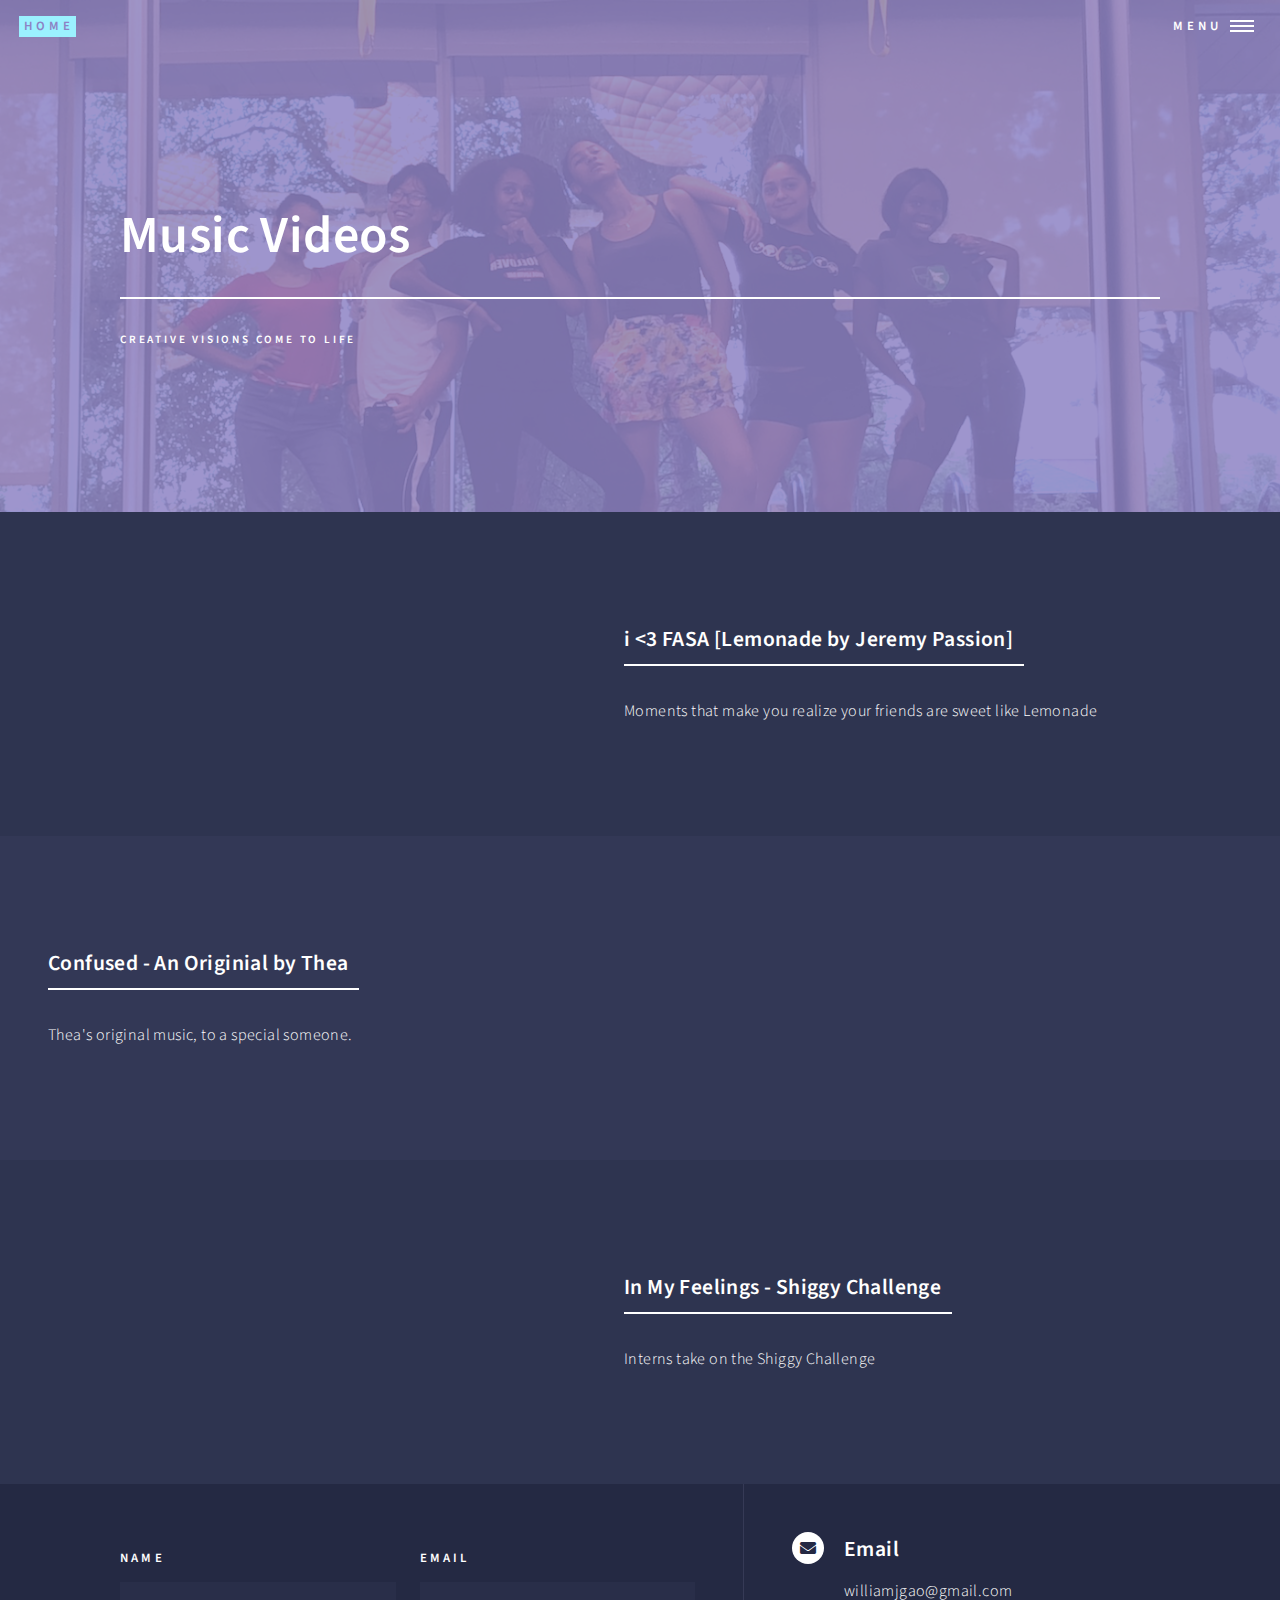
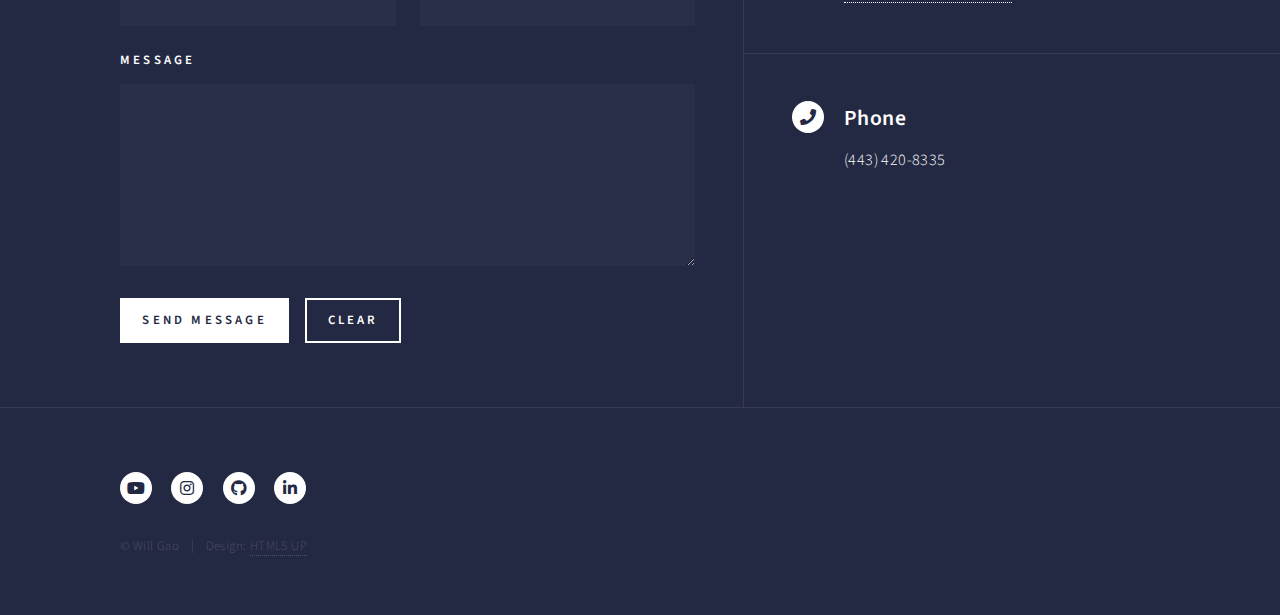
<file: musicVideo.html>
<!DOCTYPE HTML>
<!--
	Forty by HTML5 UP
	html5up.net | @ajlkn
	Free for personal and commercial use under the CCA 3.0 license (html5up.net/license)

	c1 heart fasa
	confused by thea
	in my feeling
-->
<html>
	<head>
		<title>Music Videos</title>
		<meta charset="utf-8" />
		<meta name="viewport" content="width=device-width, initial-scale=1, user-scalable=no" />
		<link rel="stylesheet" href="assets/css/main.css" />
		<noscript><link rel="stylesheet" href="assets/css/noscript.css" /></noscript>
	</head>
	<body class="is-preload">

		<!-- Wrapper -->
			<div id="wrapper">

				<!-- Header -->
				<!-- Note: The "styleN" class below should match that of the banner element. -->
					<header id="header" class="alt style2">
						<a href="index.html" class="logo"><strong>HOME</strong> </a>
						<nav>
							<a href="#menu">Menu</a>
						</nav>
					</header>

				<!-- Menu -->
					<nav id="menu">
						<ul class="links">
							<li><a href="index.html">Home</a></li>
							<li><a href="travel&adventure.html">Travel & Adventure</a></li>
							<li><a href="weddings.html">Weddings</a></li>
						
							<li><a href="events.html">Events</a></li>
							<li><a href="socialMediaAndAds.html">Social Media & Ads</a></li>
							<li><a href="lifestyleVlogs.html">Lifestyle/Vlogs</a></li>
							<li><a href="narrative.html">Narrative</a></li>
							<li><a href="realEstate.html">Real Estate</a></li>
						</ul>
						<ul class="actions stacked">
							<li><a href="#" class="button primary fit">Get Started</a></li>
							<li><a href="#" class="button fit">Log In</a></li>
						</ul>
					</nav>

				<!-- Banner -->
				<!-- Note: The "styleN" class below should match that of the header element. -->
					<section id="banner" class="style2">
						<div class="inner">
							<span class="image">
								<img src="images/musicVideo.png" alt="" />
							</span>
							<header class="major">
								<h1>Music Videos</h1>
							</header>
							<div class="content">
								<p>Creative Visions come to life</p>
							</div>
						</div>
					</section>

				<!-- Main -->
					<div id="main">

						<!-- One -->
							<section id="one" class="spotlights">
								<section>
									<a href="generic.html" class="image">
										<div class="iframe-container">
										<iframe src="https://www.youtube.com/embed/gy6yM_F2NoM?vq=hd1080&modestbranding=1&showinfo=0&rel=0&theme=light&color=white" width="560" height="315" frameborder="0"></iframe>
										</div>
									</a>
									<div class="content">
										<div class="inner">
											<header class="major">
												<h3> i <3 FASA [Lemonade by Jeremy Passion] </h3>
											</header>
											<p> Moments that make you realize your friends are sweet like Lemonade</p>
										</div>
									</div>
								</section>

								<section>
									<a href="generic.html" class="image">
										<div class="iframe-container">
											<iframe src="https://www.youtube.com/embed/Wthi04S-GIc?vq=hd1080&modestbranding=1&showinfo=0&rel=0&theme=light&color=white" width="560" height="315" frameborder="0"></iframe>
										</div>
									</a>
									<div class="content">
										<div class="inner">
											<header class="major">
												<h3>Confused - An Originial by Thea</h3>
											</header>
											<p> Thea's original music, to a special someone. </p>
										</div>
									</div>
								</section>
							</section>

						<!-- Two -->
							<section id="two" class="spotlights">
								<section>
									<a href="generic.html" class="image">
									<div class="iframe-container">
									<iframe src="https://www.youtube.com/embed/qxPXkMBCmO8?vq=hd1080&modestbranding=1&showinfo=0&rel=0&theme=light&color=white" width="560" height="315" frameborder="0"></iframe>
									</div>
								</a>
									<div class="content">
										<div class="inner">
											<header class="major">
												<h3>In My Feelings - Shiggy Challenge</h3>
											</header>
											<p> Interns take on the Shiggy Challenge </p>
										</div>
									</div>
								</section>
		
							</section>
					</div>

				<!-- Contact -->
					<section id="contact">
						<div class="inner">
							<section>
								<form method="post" action="#">
									<div class="fields">
										<div class="field half">
											<label for="name">Name</label>
											<input type="text" name="name" id="name" />
										</div>
										<div class="field half">
											<label for="email">Email</label>
											<input type="text" name="email" id="email" />
										</div>
										<div class="field">
											<label for="message">Message</label>
											<textarea name="message" id="message" rows="6"></textarea>
										</div>
									</div>
									<ul class="actions">
										<li><input type="submit" value="Send Message" class="primary" /></li>
										<li><input type="reset" value="Clear" /></li>
									</ul>
								</form>
							</section>
							<section class="split">
								<section>
									<div class="contact-method">
										<span class="icon solid alt fa-envelope"></span>
										<h3>Email</h3>
										<a href="#">williamjgao@gmail.com</a>
									</div>
								</section>
								<section>
									<div class="contact-method">
										<span class="icon solid alt fa-phone"></span>
										<h3>Phone</h3>
										<span>(443) 420-8335</span>
									</div>
								</section>
								
							</section>
						</div>
					</section>

				<!-- Footer -->
					<footer id="footer">
						<div class="inner">
							<ul class="icons">
								<li><a href="https://www.youtube.com/channel/UCjMCfozeiUJbwuid6D72pCA?" class="icon brands alt fa-youtube"><span class="label">YouTube</span></a></li>
								<li><a href="https://www.instagram.com/agent.guillaume/" class="icon brands alt fa-instagram"><span class="label">Instagram</span></a></li>
								<li><a href="https://github.com/WillyWonkaCocoa" class="icon brands alt fa-github"><span class="label">GitHub</span></a></li>
								<li><a href="https://www.linkedin.com/in/william-gao-25467511b/" class="icon brands alt fa-linkedin-in"><span class="label">LinkedIn</span></a></li>
							</ul>
							<ul class="copyright">
								<li>&copy; Will Gao</li><li>Design: <a href="https://html5up.net">HTML5 UP</a></li>
							</ul>
						</div>
					</footer>

			</div>

		<!-- Scripts -->
			<script src="assets/js/jquery.min.js"></script>
			<script src="assets/js/jquery.scrolly.min.js"></script>
			<script src="assets/js/jquery.scrollex.min.js"></script>
			<script src="assets/js/browser.min.js"></script>
			<script src="assets/js/breakpoints.min.js"></script>
			<script src="assets/js/util.js"></script>
			<script src="assets/js/main.js"></script>

	</body>
</html>
</file>
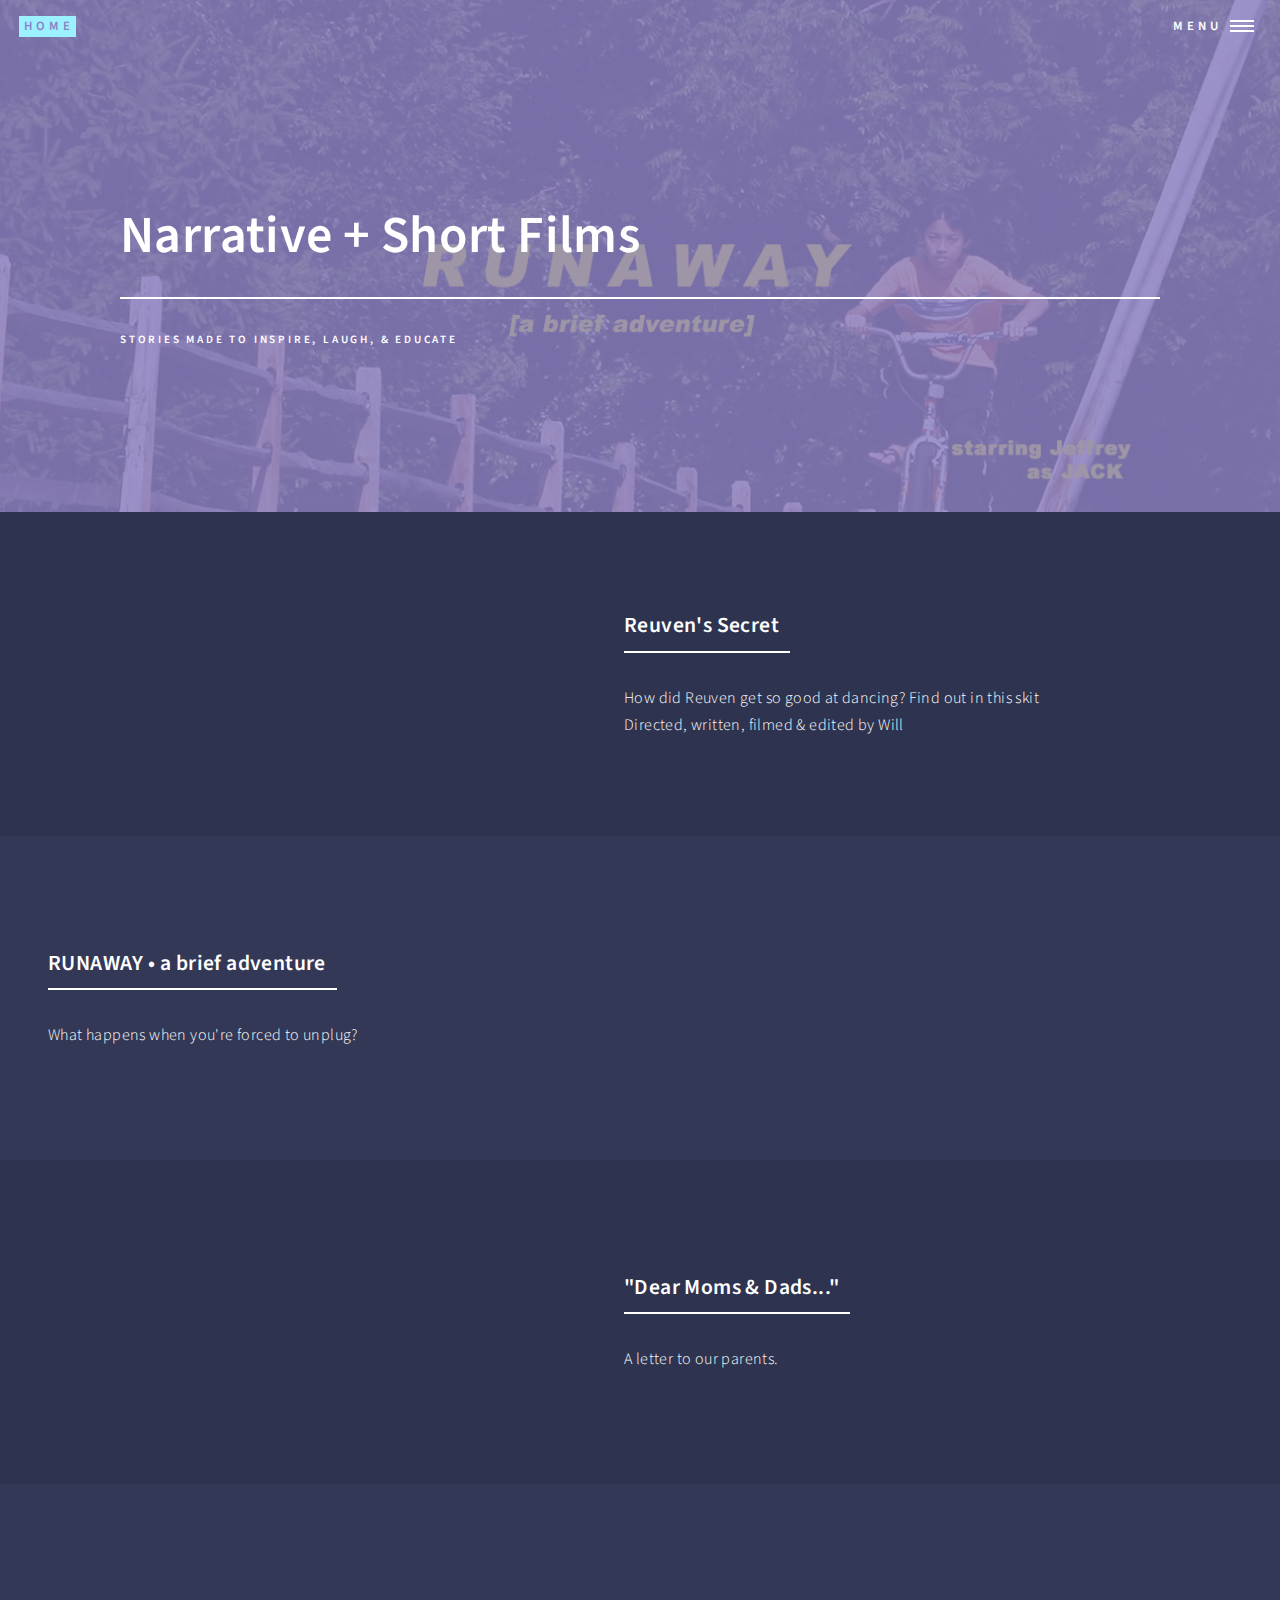
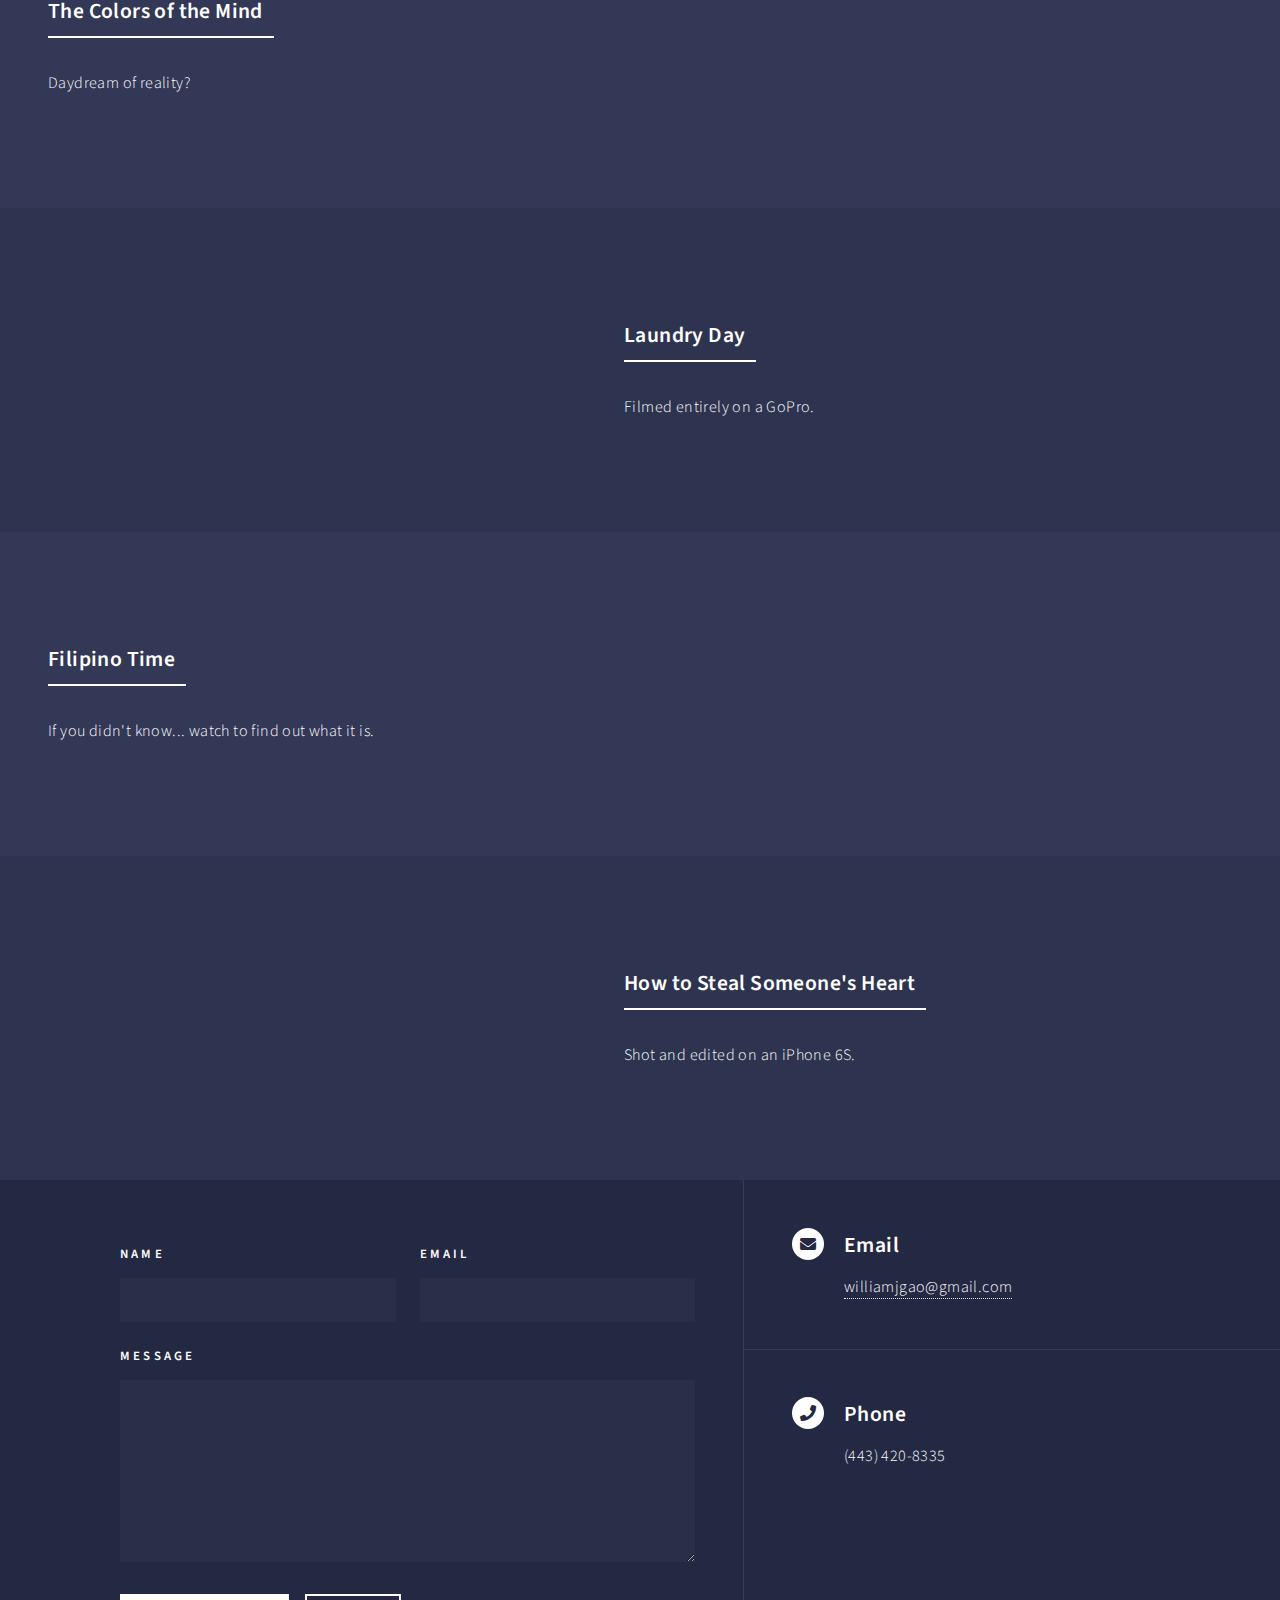
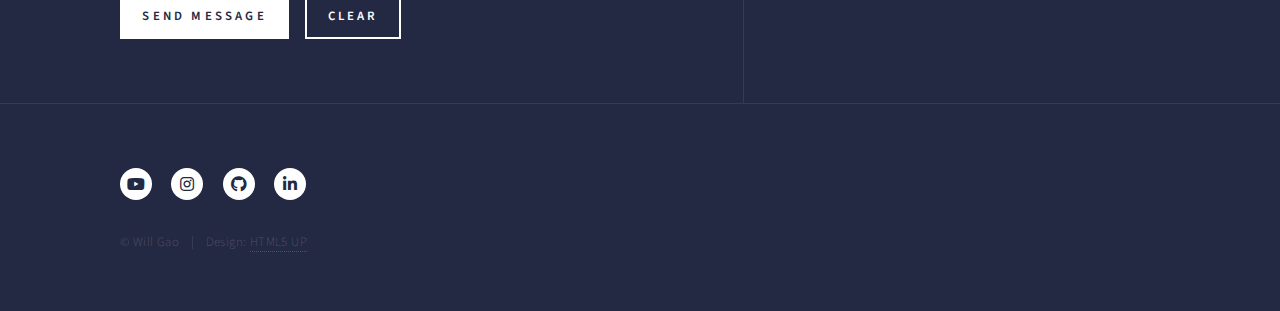
<file: narrative.html>
<!DOCTYPE HTML>
<!--
	Forty by HTML5 UP
	html5up.net | @ajlkn
	Free for personal and commercial use under the CCA 3.0 license (html5up.net/license)

	filipino time
	runaway
	colors of the mind
	fasa jollibee
	demo reel laundry day
	how to steal someone's heart
	reuven's secret
-->
<html>
	<head>
		<title>Narrative + Short Films</title>
		<meta charset="utf-8" />
		<meta name="viewport" content="width=device-width, initial-scale=1, user-scalable=no" />
		<link rel="stylesheet" href="assets/css/main.css" />
		<noscript><link rel="stylesheet" href="assets/css/noscript.css" /></noscript>
	</head>
	<body class="is-preload">

		<!-- Wrapper -->
			<div id="wrapper">

				<!-- Header -->
				<!-- Note: The "styleN" class below should match that of the banner element. -->
					<header id="header" class="alt style2">
						<a href="index.html" class="logo"><strong>HOME</strong> </a>
						<nav>
							<a href="#menu">Menu</a>
						</nav>
					</header>

				<!-- Menu -->
					<nav id="menu">
						<ul class="links">
							<li><a href="index.html">Home</a></li>
							<li><a href="travel&adventure.html">Travel & Adventure</a></li>
							<li><a href="weddings.html">Weddings</a></li>
							<li><a href="musicVideo.html">Music Videos</a></li>
							<li><a href="events.html">Events</a></li>
							<li><a href="socialMediaAndAds.html">Social Media & Ads</a></li>
							<li><a href="lifestyleVlogs.html">Lifestyle/Vlogs</a></li>
						
							<li><a href="realEstate.html">Real Estate</a></li>
						</ul>
						<ul class="actions stacked">
							<li><a href="#" class="button primary fit">Get Started</a></li>
							<li><a href="#" class="button fit">Log In</a></li>
						</ul>
					</nav>

				<!-- Banner -->
				<!-- Note: The "styleN" class below should match that of the header element. -->
					<section id="banner" class="style2">
						<div class="inner">
							<span class="image">
								<img src="images/narrative.png" alt="" />
							</span>
							<header class="major">
								<h1>Narrative + Short Films</h1>
							</header>
							<div class="content">
								<p>stories made to inspire, laugh, & educate </p>
							</div>
						</div>
					</section>

				<!-- Main -->
					<div id="main">

						<!-- One -->
							<section id="one" class="spotlights">
								<section>
									<a href="generic.html" class="image">
										<div class="iframe-container">
										<iframe src="https://www.youtube.com/embed/gecs3WQ_3Q8?vq=hd1080&modestbranding=1&showinfo=0&rel=0&theme=light&color=white" width="560" height="315" frameborder="0"></iframe>
										</div>
									</a>
									<div class="content">
										<div class="inner">
											<header class="major">
												<h3>Reuven's Secret</h3>
											</header>
											<p>How did Reuven get so good at dancing? Find out in this skit <br /> Directed, written, filmed & edited by Will </p>
										</div>
									</div>
								</section>

								<section>
									<a href="generic.html" class="image">
										<div class="iframe-container">
										<iframe src="https://www.youtube.com/embed/42icfOJSXqs?vq=hd1080&modestbranding=1&showinfo=0&rel=0&theme=light&color=white" width="560" height="315" frameborder="0"></iframe>
										</div>
									</a>
									<div class="content">
										<div class="inner">
											<header class="major">
												<h3> RUNAWAY  •  a brief adventure</h3>
											</header>
											<p>What happens when you're forced to unplug?</p>
										</div>
									</div>
								</section>
							</section>


						<!-- Two -->
							<section id="two" class="spotlights">
								<section>
									<a href="generic.html" class="image">
										<div class="iframe-container">
										<div style="padding:56.25% 0 0 0;position:relative;"><iframe src="https://player.vimeo.com/video/349925835?byline=0&portrait=0" style="position:absolute;top:0;left:0;width:100%;height:100%;" frameborder="0" allow="autoplay; fullscreen" allowfullscreen></iframe></div><script src="https://player.vimeo.com/api/player.js"></script>
										</div>
									</a>
									<div class="content">
										<div class="inner">
											<header class="major">
												<h3>"Dear Moms & Dads..."  </h3>
											</header>
											<p>A letter to our parents.</p>
										</div>
									</div>
								</section>
								<section>
									<a href="generic.html" class="image">
										<div class="iframe-container">
										<iframe src="https://www.youtube.com/embed/RFACOpUkTuk?vq=hd1080&modestbranding=1&showinfo=0&rel=0&theme=light&color=white" width="560" height="315" frameborder="0"></iframe>
										</div>
									</a>
									<div class="content">
										<div class="inner">
											<header class="major">
												<h3> The Colors of the Mind</h3>
											</header>
											<p>Daydream of reality?</p>
										</div>
									</div>
								</section>
							</section>

							<!-- Three -->
							<section id="three" class="spotlights">
								<section>
									<a href="generic.html" class="image">
										<div class="iframe-container">
										<iframe src="https://www.youtube.com/embed/uR04zTzWLgg?vq=hd1080&modestbranding=1&showinfo=0&rel=0&theme=light&color=white" width="560" height="315" frameborder="0"></iframe>
										</div>
									</a>
									<div class="content">
										<div class="inner">
											<header class="major">
												<h3> Laundry Day  </h3>
											</header>
											<p>Filmed entirely on a GoPro.</p>
										</div>
									</div>
								</section>
								<section>
									<a href="generic.html" class="image">
										<div class="iframe-container">
										<iframe src="https://www.youtube.com/embed/MbdcxsqP8LI?vq=hd1080&modestbranding=1&showinfo=0&rel=0&theme=light&color=white" width="560" height="315" frameborder="0"></iframe>
										</div>
									</a>
									<div class="content">
										<div class="inner">
											<header class="major">
												<h3> Filipino Time</h3>
											</header>
											<p>If you didn't know... watch to find out what it is.</p>
										</div>
									</div>
								</section>
							</section>

						<!-- Four -->
							<section id="four" class="spotlights">
								<section>
									<a href="generic.html" class="image">
										<div class="iframe-container">
										<iframe src="https://www.youtube.com/embed/T_yXzDMLNGM?vq=hd1080&modestbranding=1&showinfo=0&rel=0&theme=light&color=white" width="560" height="315" frameborder="0"></iframe>
										</div>
									</a>
									<div class="content">
										<div class="inner">
											<header class="major">
												<h3>How to Steal Someone's Heart</h3>
											</header>
											<p>Shot and edited on an iPhone 6S.</p>
										</div>
									</div>
								</section>
							</section>
						</section>
					</div>

				<!-- Contact -->
					<section id="contact">
						<div class="inner">
							<section>
								<form method="post" action="#">
									<div class="fields">
										<div class="field half">
											<label for="name">Name</label>
											<input type="text" name="name" id="name" />
										</div>
										<div class="field half">
											<label for="email">Email</label>
											<input type="text" name="email" id="email" />
										</div>
										<div class="field">
											<label for="message">Message</label>
											<textarea name="message" id="message" rows="6"></textarea>
										</div>
									</div>
									<ul class="actions">
										<li><input type="submit" value="Send Message" class="primary" /></li>
										<li><input type="reset" value="Clear" /></li>
									</ul>
								</form>
							</section>
							<section class="split">
								<section>
									<div class="contact-method">
										<span class="icon solid alt fa-envelope"></span>
										<h3>Email</h3>
										<a href="#">williamjgao@gmail.com</a>
									</div>
								</section>
								<section>
									<div class="contact-method">
										<span class="icon solid alt fa-phone"></span>
										<h3>Phone</h3>
										<span>(443) 420-8335</span>
									</div>
								</section>
								
							</section>
						</div>
					</section>

				<!-- Footer -->
					<footer id="footer">
						<div class="inner">
							<ul class="icons">
								<li><a href="https://www.youtube.com/channel/UCjMCfozeiUJbwuid6D72pCA?" class="icon brands alt fa-youtube"><span class="label">YouTube</span></a></li>
								<li><a href="https://www.instagram.com/agent.guillaume/" class="icon brands alt fa-instagram"><span class="label">Instagram</span></a></li>
								<li><a href="https://github.com/WillyWonkaCocoa" class="icon brands alt fa-github"><span class="label">GitHub</span></a></li>
								<li><a href="https://www.linkedin.com/in/william-gao-25467511b/" class="icon brands alt fa-linkedin-in"><span class="label">LinkedIn</span></a></li>
							</ul>
							<ul class="copyright">
								<li>&copy; Will Gao</li><li>Design: <a href="https://html5up.net">HTML5 UP</a></li>
							</ul>
						</div>
					</footer>

			</div>

		<!-- Scripts -->
			<script src="assets/js/jquery.min.js"></script>
			<script src="assets/js/jquery.scrolly.min.js"></script>
			<script src="assets/js/jquery.scrollex.min.js"></script>
			<script src="assets/js/browser.min.js"></script>
			<script src="assets/js/breakpoints.min.js"></script>
			<script src="assets/js/util.js"></script>
			<script src="assets/js/main.js"></script>

	</body>
</html>
</file>
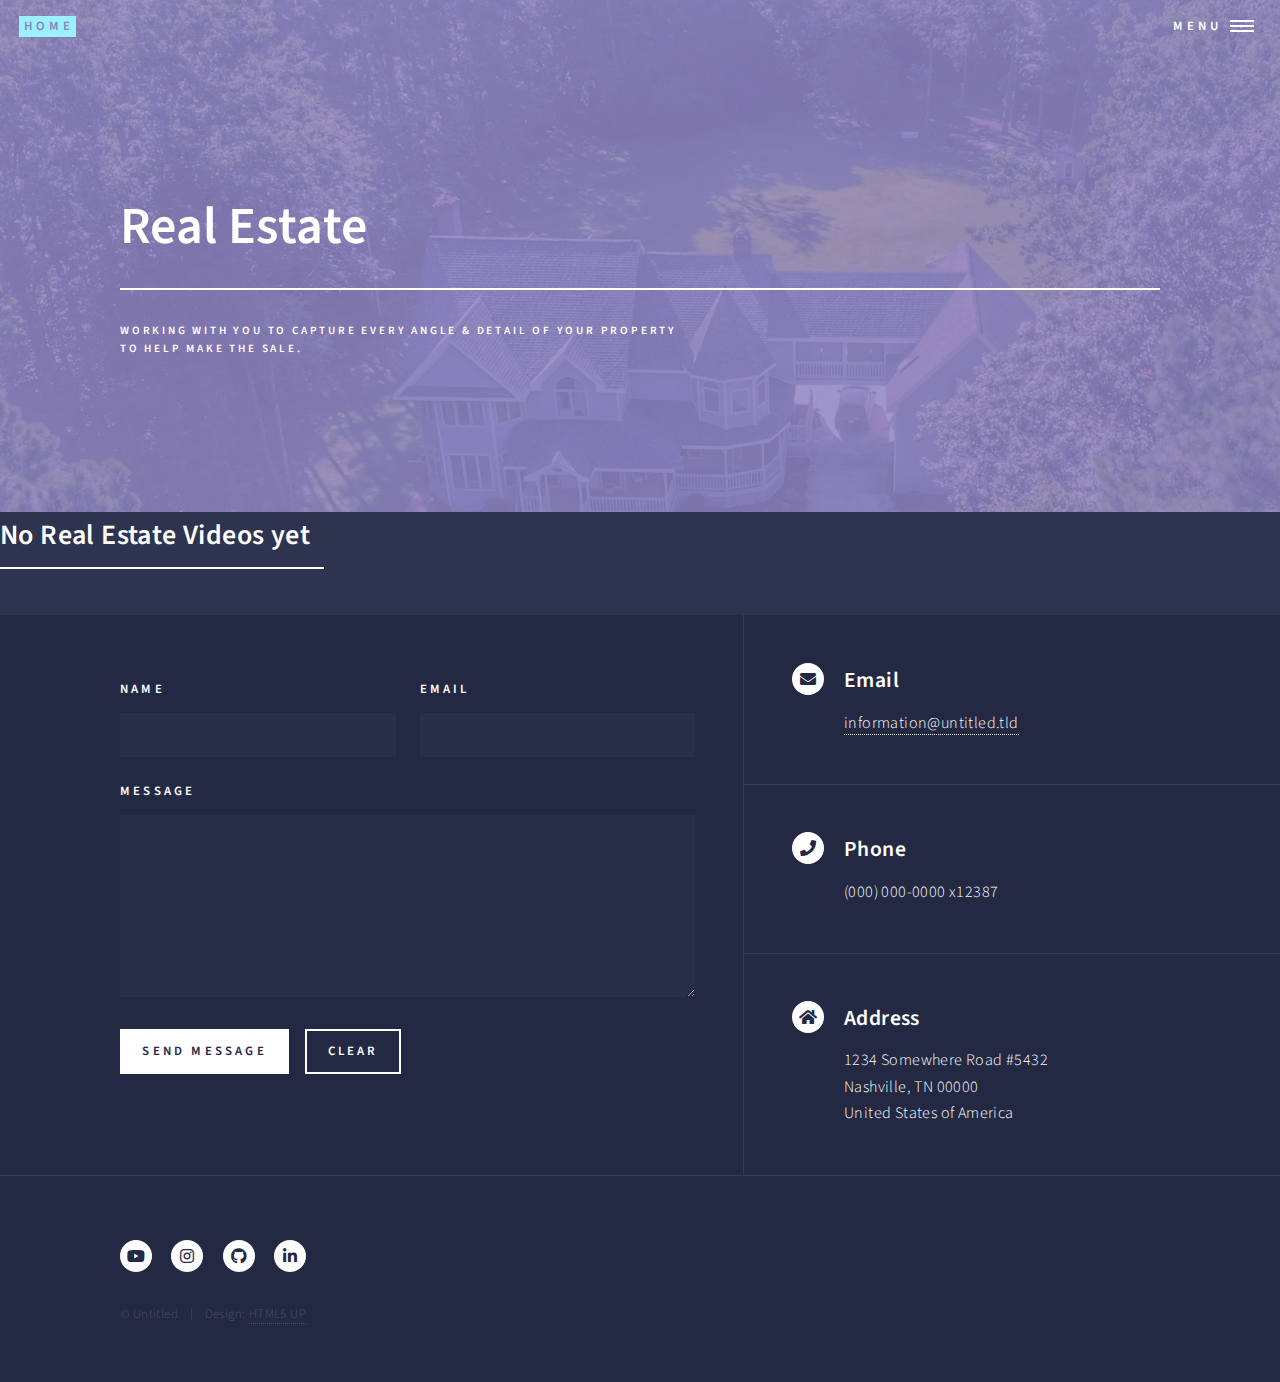
<file: realEstate.html>
<!DOCTYPE HTML>
<!--
	Forty by HTML5 UP
	html5up.net | @ajlkn
	Free for personal and commercial use under the CCA 3.0 license (html5up.net/license)
-->
<html>
	<head>
		<title>Real Estate</title>
		<meta charset="utf-8" />
		<meta name="viewport" content="width=device-width, initial-scale=1, user-scalable=no" />
		<link rel="stylesheet" href="assets/css/main.css" />
		<noscript><link rel="stylesheet" href="assets/css/noscript.css" /></noscript>
	</head>
	<body class="is-preload">

		<!-- Wrapper -->
			<div id="wrapper">

				<!-- Header -->
				<!-- Note: The "styleN" class below should match that of the banner element. -->
					<header id="header" class="alt style2">
						<a href="index.html" class="logo"><strong>HOME</strong> </a>
						<nav>
							<a href="#menu">Menu</a>
						</nav>
					</header>

				<!-- Menu -->
					<nav id="menu">
						<ul class="links">
							<li><a href="index.html">Home</a></li>
							<li><a href="travel&adventure.html">Travel & Adventure</a></li>
							<li><a href="weddings.html">Weddings</a></li>
							<li><a href="musicVideo.html">Music Videos</a></li>
							<li><a href="events.html">Events</a></li>
							<li><a href="lifestyleVlogs.html">Lifestyle/Vlogs</a></li>
							<li><a href="narrative.html">Narrative + Short Films</a></li>
						</ul>
						<ul class="actions stacked">
							<li><a href="#" class="button primary fit">Get Started</a></li>
							<li><a href="#" class="button fit">Log In</a></li>
						</ul>
					</nav>

				<!-- Banner -->
				<!-- Note: The "styleN" class below should match that of the header element. -->
					<section id="banner" class="style2">
						<div class="inner">
							<span class="image">
								<img src="images/realEstate.jpeg" alt="" />
							</span>
							<header class="major">
								<h1>Real Estate</h1>
							</header>
							<div class="content">
								<p>Working with you to capture every angle & detail of your property<br />
								to help make the sale.</p>
							</div>
						</div>
					</section>

				<!-- Main -->
					<div id="main">

						<!-- One -->
							<section id="one" class="spotlights">
								<section>
									<header class="major">
												<h2>No Real Estate Videos yet</h2>
											</header>
									<div class="content">
										<div class="inner">
											
										</div>
									</div>
								</section>
					</div>

				<!-- Contact -->
					<section id="contact">
						<div class="inner">
							<section>
								<form method="post" action="#">
									<div class="fields">
										<div class="field half">
											<label for="name">Name</label>
											<input type="text" name="name" id="name" />
										</div>
										<div class="field half">
											<label for="email">Email</label>
											<input type="text" name="email" id="email" />
										</div>
										<div class="field">
											<label for="message">Message</label>
											<textarea name="message" id="message" rows="6"></textarea>
										</div>
									</div>
									<ul class="actions">
										<li><input type="submit" value="Send Message" class="primary" /></li>
										<li><input type="reset" value="Clear" /></li>
									</ul>
								</form>
							</section>
							<section class="split">
								<section>
									<div class="contact-method">
										<span class="icon solid alt fa-envelope"></span>
										<h3>Email</h3>
										<a href="#">information@untitled.tld</a>
									</div>
								</section>
								<section>
									<div class="contact-method">
										<span class="icon solid alt fa-phone"></span>
										<h3>Phone</h3>
										<span>(000) 000-0000 x12387</span>
									</div>
								</section>
								<section>
									<div class="contact-method">
										<span class="icon solid alt fa-home"></span>
										<h3>Address</h3>
										<span>1234 Somewhere Road #5432<br />
										Nashville, TN 00000<br />
										United States of America</span>
									</div>
								</section>
							</section>
						</div>
					</section>

				<!-- Footer -->
					<footer id="footer">
						<div class="inner">
							<ul class="icons">
								<li><a href="https://www.youtube.com/channel/UCjMCfozeiUJbwuid6D72pCA?" class="icon brands alt fa-youtube"><span class="label">YouTube</span></a></li>
								<li><a href="https://www.instagram.com/agent.guillaume/" class="icon brands alt fa-instagram"><span class="label">Instagram</span></a></li>
								<li><a href="https://github.com/WillyWonkaCocoa" class="icon brands alt fa-github"><span class="label">GitHub</span></a></li>
								<li><a href="https://www.linkedin.com/in/william-gao-25467511b/" class="icon brands alt fa-linkedin-in"><span class="label">LinkedIn</span></a></li>
							</ul>
							<ul class="copyright">
								<li>&copy; Untitled</li><li>Design: <a href="https://html5up.net">HTML5 UP</a></li>
							</ul>
						</div>
					</footer>

			</div>

		<!-- Scripts -->
			<script src="assets/js/jquery.min.js"></script>
			<script src="assets/js/jquery.scrolly.min.js"></script>
			<script src="assets/js/jquery.scrollex.min.js"></script>
			<script src="assets/js/browser.min.js"></script>
			<script src="assets/js/breakpoints.min.js"></script>
			<script src="assets/js/util.js"></script>
			<script src="assets/js/main.js"></script>

	</body>
</html>
</file>
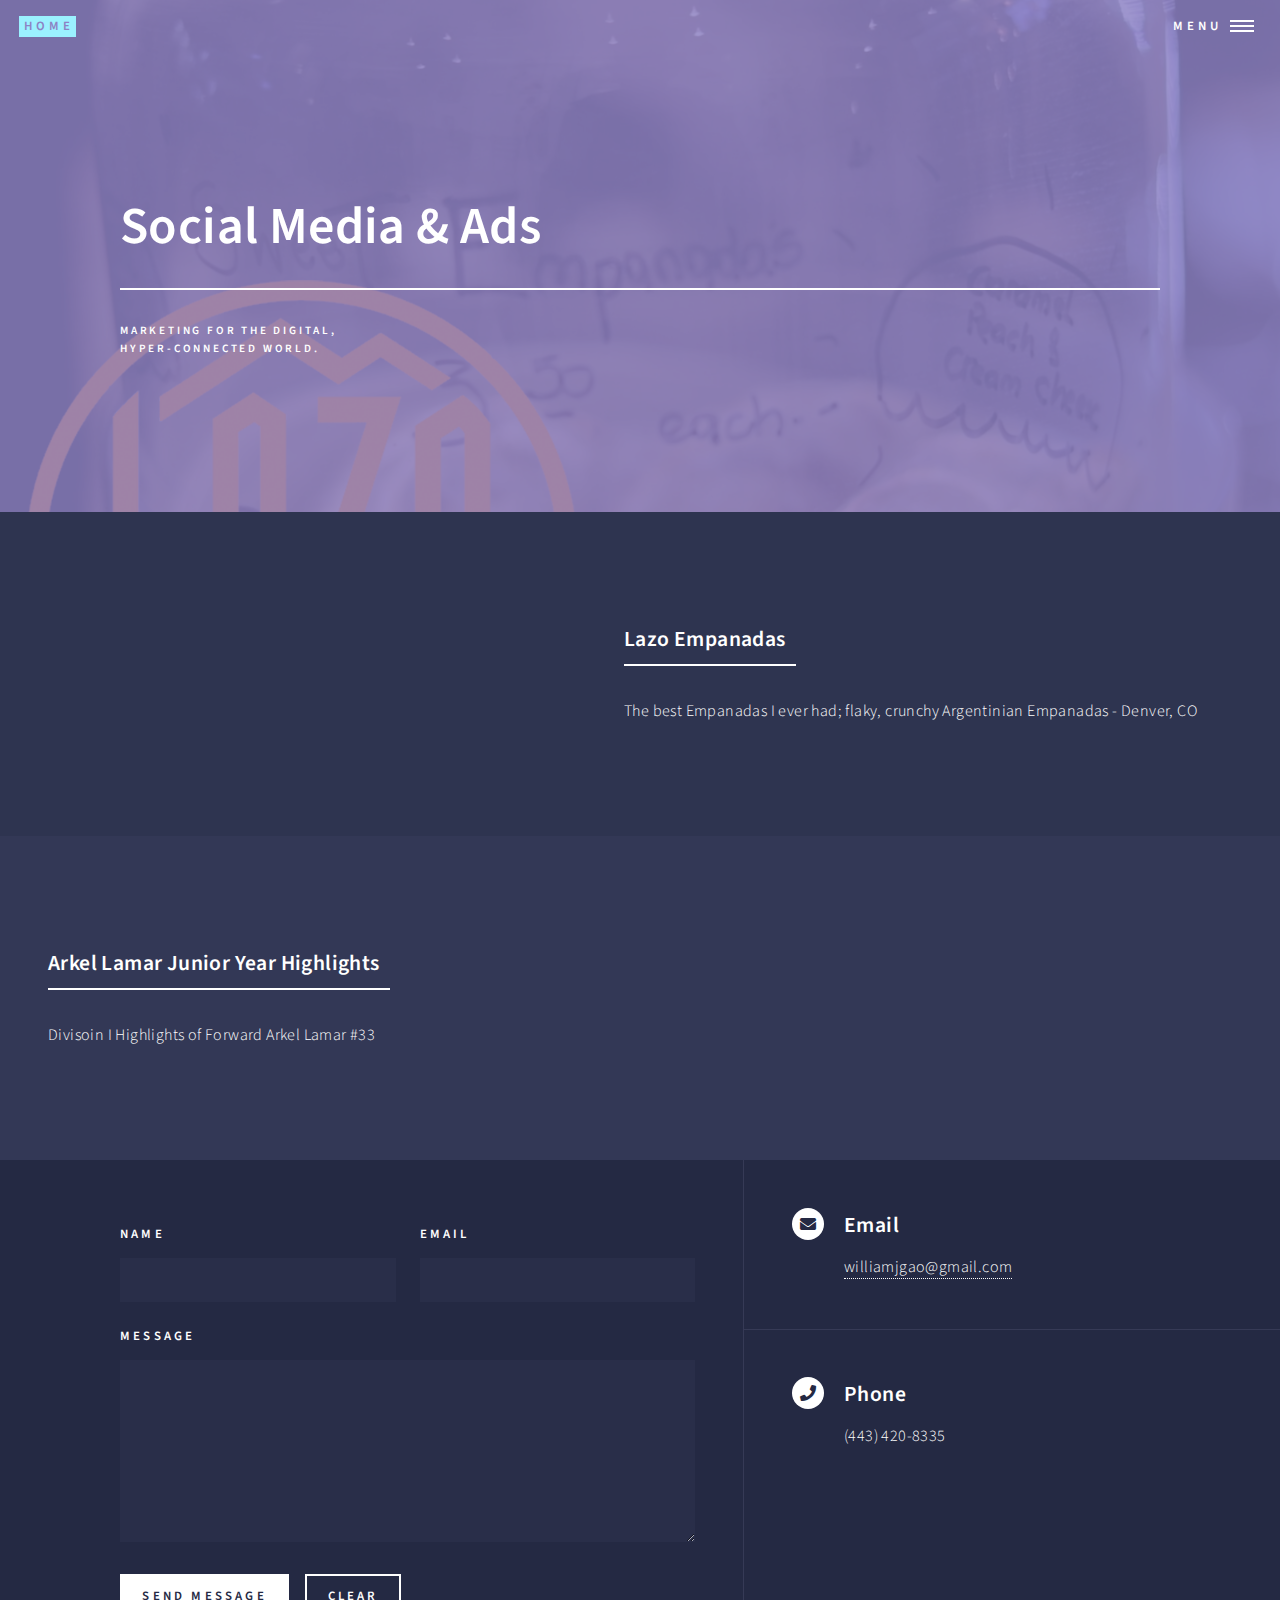
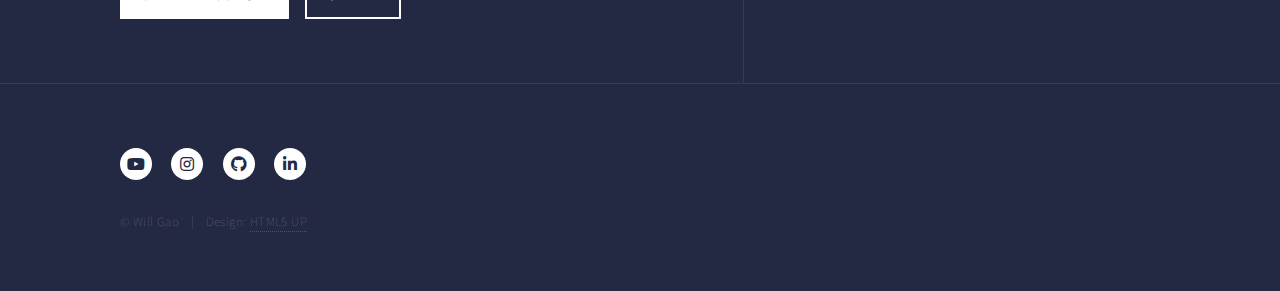
<file: socialMediaAndAds.html>
<!DOCTYPE HTML>
<!--
	Forty by HTML5 UP
	html5up.net | @ajlkn
	Free for personal and commercial use under the CCA 3.0 license (html5up.net/license)

	 arkel lazo ricky 
-->
<html>
	<head>
		<title>Social Media & Ads </title>
		<meta charset="utf-8" />
		<meta name="viewport" content="width=device-width, initial-scale=1, user-scalable=no" />
		<link rel="stylesheet" href="assets/css/main.css" />
		<noscript><link rel="stylesheet" href="assets/css/noscript.css" /></noscript>
	</head>
	<body class="is-preload">

		<!-- Wrapper -->
			<div id="wrapper">

				<!-- Header -->
				<!-- Note: The "styleN" class below should match that of the banner element. -->
					<header id="header" class="alt style2">
						<a href="index.html" class="logo"><strong>HOME</strong> </a>
						<nav>
							<a href="#menu">Menu</a>
						</nav>
					</header>

				<!-- Menu -->
					<nav id="menu">
						<ul class="links">
							<li><a href="index.html">Home</a></li>
							<li><a href="travel&adventure.html">Travel & Adventure</a></li>
							<li><a href="weddings.html">Weddings</a></li>
							<li><a href="musicVideo.html">Music Videos</a></li>
							<li><a href="events.html">Events</a></li>
							
							<li><a href="lifestyleVlogs.html">Lifestyle/Vlogs</a></li>
							<li><a href="narrative.html">Narrative</a></li>
							<li><a href="realEstate.html">Real Estate</a></li>
						</ul>
						<ul class="actions stacked">
							<li><a href="#" class="button primary fit">Get Started</a></li>
							<li><a href="#" class="button fit">Log In</a></li>
						</ul>
					</nav>

				<!-- Banner -->
				<!-- Note: The "styleN" class below should match that of the header element. -->
					<section id="banner" class="style2">
						<div class="inner">
							<span class="image">
								<img src="images/socialMediaAndAds.png" alt="" />
							</span>
							<header class="major">
								<h1>Social Media & Ads</h1>
							</header>
							<div class="content">
								<p>Marketing for the digital,<br />
								hyper-connected world.</p>
							</div>
						</div>
					</section>

				<!-- Main -->
					<div id="main">

						<!-- One -->
							<section id="one" class="spotlights">
								<section>
									<a href="generic.html" class="image">
										<div class="iframe-container">
										<div style="padding:56.25% 0 0 0;position:relative;"><iframe src="https://player.vimeo.com/video/349925225?byline=0&portrait=0" style="position:absolute;top:0;left:0;width:100%;height:100%;" frameborder="0" allow="autoplay; fullscreen" allowfullscreen></iframe></div><script src="https://player.vimeo.com/api/player.js"></script>
										</div>
									</a>
									<div class="content">
										<div class="inner">
											<header class="major">
												<h3> Lazo Empanadas </h3>
											</header>
											<p>The best Empanadas I ever had; flaky, crunchy Argentinian Empanadas - Denver, CO</p>
										</div>
									</div>
								</section>

								<section>
									<a href="generic.html" class="image">
										<div class="iframe-container">
											<iframe src="https://www.youtube.com/embed/FSZn2DyIPqE?vq=hd1080&modestbranding=1&showinfo=0&rel=0&theme=light&color=white" width="560" height="315" frameborder="0"></iframe>
										</div>
									</a>
									<div class="content">
										<div class="inner">
											<header class="major">
												<h3>Arkel Lamar Junior Year Highlights</h3>
											</header>
											<p> Divisoin I Highlights of Forward Arkel Lamar #33</p>
										</div>
									</div>
								</section>
							</section>

					</div>

				<!-- Contact -->
					<section id="contact">
						<div class="inner">
							<section>
								<form method="post" action="#">
									<div class="fields">
										<div class="field half">
											<label for="name">Name</label>
											<input type="text" name="name" id="name" />
										</div>
										<div class="field half">
											<label for="email">Email</label>
											<input type="text" name="email" id="email" />
										</div>
										<div class="field">
											<label for="message">Message</label>
											<textarea name="message" id="message" rows="6"></textarea>
										</div>
									</div>
									<ul class="actions">
										<li><input type="submit" value="Send Message" class="primary" /></li>
										<li><input type="reset" value="Clear" /></li>
									</ul>
								</form>
							</section>
							<section class="split">
								<section>
									<div class="contact-method">
										<span class="icon solid alt fa-envelope"></span>
										<h3>Email</h3>
										<a href="#">williamjgao@gmail.com</a>
									</div>
								</section>
								<section>
									<div class="contact-method">
										<span class="icon solid alt fa-phone"></span>
										<h3>Phone</h3>
										<span>(443) 420-8335</span>
									</div>
								</section>
								
							</section>
						</div>
					</section>

				<!-- Footer -->
					<footer id="footer">
						<div class="inner">
							<ul class="icons">
								<li><a href="https://www.youtube.com/channel/UCjMCfozeiUJbwuid6D72pCA?" class="icon brands alt fa-youtube"><span class="label">YouTube</span></a></li>
								<li><a href="https://www.instagram.com/agent.guillaume/" class="icon brands alt fa-instagram"><span class="label">Instagram</span></a></li>
								<li><a href="https://github.com/WillyWonkaCocoa" class="icon brands alt fa-github"><span class="label">GitHub</span></a></li>
								<li><a href="https://www.linkedin.com/in/william-gao-25467511b/" class="icon brands alt fa-linkedin-in"><span class="label">LinkedIn</span></a></li>
							</ul>
							<ul class="copyright">
								<li>&copy; Will Gao</li><li>Design: <a href="https://html5up.net">HTML5 UP</a></li>
							</ul>
						</div>
					</footer>

			</div>

		<!-- Scripts -->
			<script src="assets/js/jquery.min.js"></script>
			<script src="assets/js/jquery.scrolly.min.js"></script>
			<script src="assets/js/jquery.scrollex.min.js"></script>
			<script src="assets/js/browser.min.js"></script>
			<script src="assets/js/breakpoints.min.js"></script>
			<script src="assets/js/util.js"></script>
			<script src="assets/js/main.js"></script>

	</body>
</html>
</file>
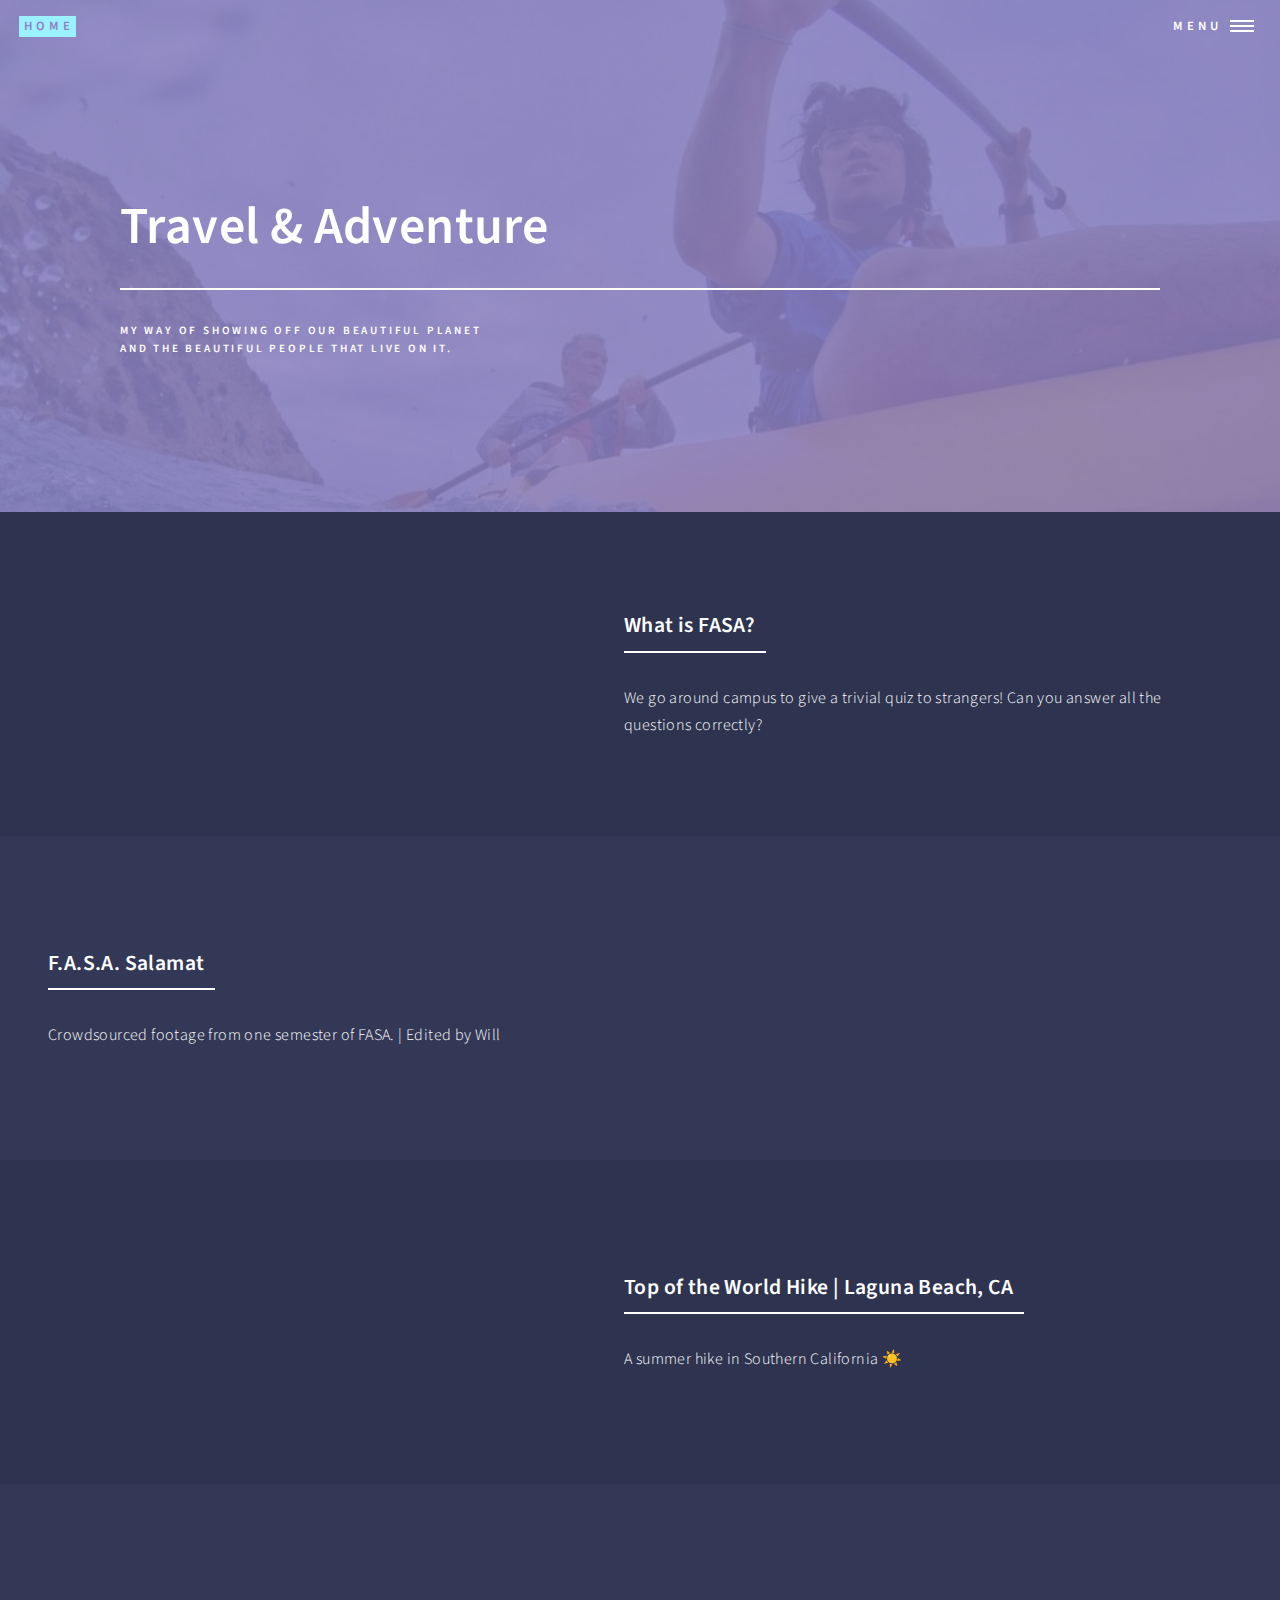
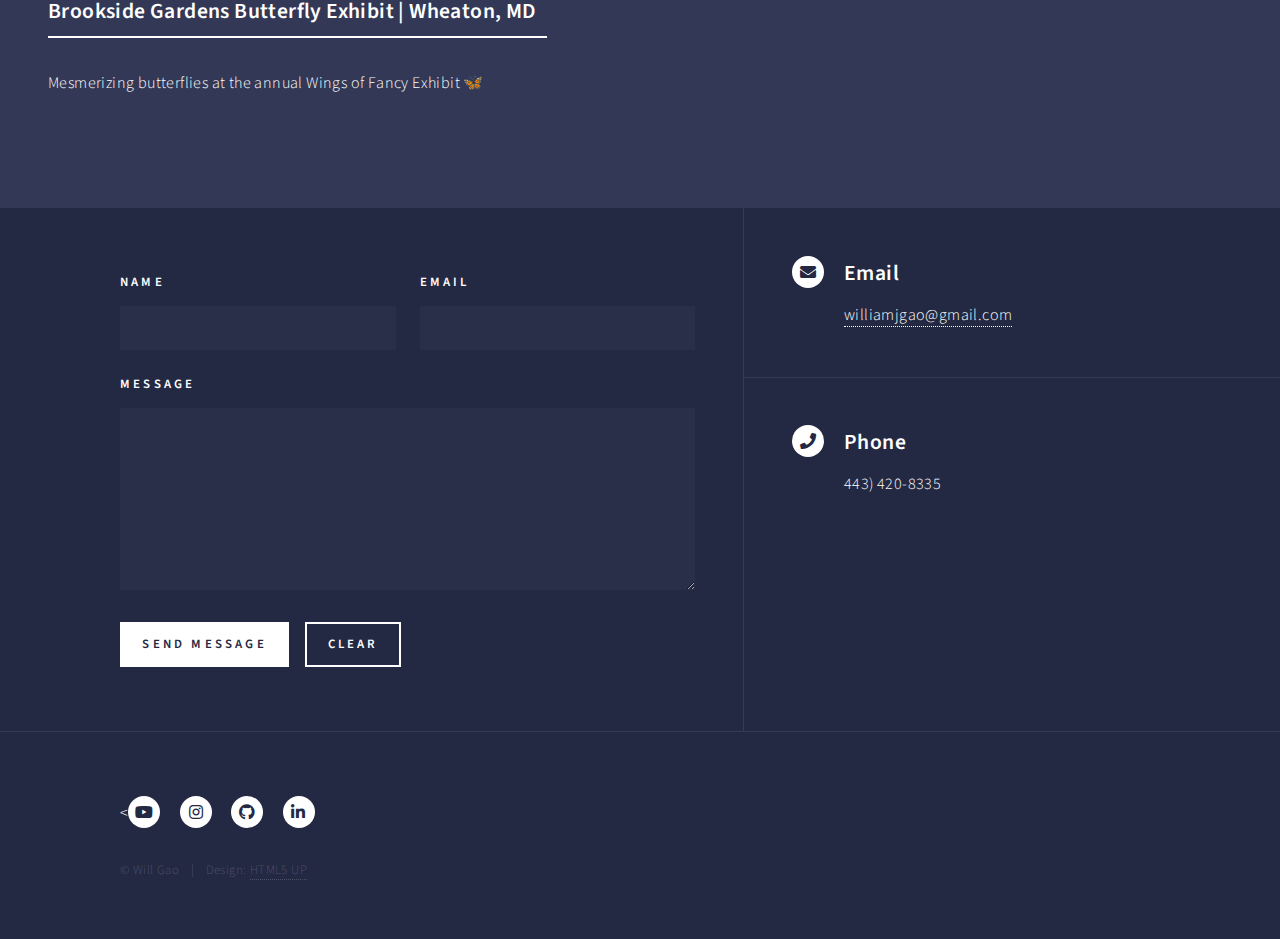
<file: travel&adventure.html>
<!DOCTYPE HTML>
<!--
	Forty by HTML5 UP
	html5up.net | @ajlkn
	Free for personal and commercial use under the CCA 3.0 license (html5up.net/license)

	umbc salamat
	what is fasa
	top of the world
	wings of fancy
-->
<html>
	<head>
		<title>Travel & Adventure </title>
		<meta charset="utf-8" />
		<meta name="viewport" content="width=device-width, initial-scale=1, user-scalable=no" />
		<link rel="stylesheet" href="assets/css/main.css" />
		<noscript><link rel="stylesheet" href="assets/css/noscript.css" /></noscript>
	</head>
	<body class="is-preload">

		<!-- Wrapper -->
			<div id="wrapper">

				<!-- Header -->
				<!-- Note: The "styleN" class below should match that of the banner element. -->
					<header id="header" class="alt style2">
						<a href="index.html" class="logo"><strong>HOME</strong> </a>
						<nav>
							<a href="#menu">Menu</a>
						</nav>
					</header>

				<!-- Menu -->
					<nav id="menu">
						<ul class="links">
							<li><a href="index.html">Home</a></li>
							<li><a href="weddings.html">Weddings</a></li>
							<li><a href="musicVideo.html">Music Videos</a></li>
							<li><a href="events.html">Events</a></li>
							<li><a href="socialMediaAndAds.html">Social Media & Ads</a></li>
							<li><a href="lifestyleVlogs.html">Lifestyle/Vlogs</a></li>
							<li><a href="narrative.html">Narrative</a></li>
							<li><a href="realEstate.html">Real Estate</a></li>
						</ul>
						<ul class="actions stacked">
							<li><a href="#" class="button primary fit">Get Started</a></li>
							<li><a href="#" class="button fit">Log In</a></li>
						</ul>
					</nav>

				<!-- Banner -->
				<!-- Note: The "styleN" class below should match that of the header element. -->
					<section id="banner" class="style2">
						<div class="inner">
							<span class="image">
								<img src="images/travelAdventure.jpg" alt="" />
							</span>
							<header class="major">
								<h1>Travel & Adventure</h1>
							</header>
							<div class="content">
								<p>My way of showing off our beautiful planet<br />
								and the beautiful people that live on it.</p>
							</div>
						</div>
					</section>

				<!-- Main -->
					<div id="main">

						<!-- One -->
							<section id="one" class="spotlights">
								<section>
									<a href="generic.html" class="image">
										<div class="iframe-container">
										<iframe src="https://www.youtube.com/embed/8UTnQ-Q1KAw?vq=hd1080&modestbranding=1&showinfo=0&rel=0&theme=light&color=white" width="560" height="315" frameborder="0"></iframe>
										</div>
									</a>
									<div class="content">
										<div class="inner">
											<header class="major">
												<h3> What is FASA?</h3>
											</header>
											<p>We go around campus to give a trivial quiz to strangers! Can you answer all the questions correctly?</p>
										</div>
									</div>
								</section>

								<section>
									<a href="generic.html" class="image">
										<div class="iframe-container">
											<iframe src="https://www.youtube.com/embed/M0GdgGuYlW8?vq=hd1080&modestbranding=1&showinfo=0&rel=0&theme=light&color=white" width="560" height="315" frameborder="0"></iframe>
										</div>
									</a>
									<div class="content">
										<div class="inner">
											<header class="major">
												<h3>F.A.S.A. Salamat</h3>
											</header>
											<p> Crowdsourced footage from one semester of FASA. | Edited by Will</p>
										</div>
									</div>
								</section>
							</section>

						<!-- Two -->
							<section id="two" class="spotlights">
								<section>
									<a href="generic.html" class="image">
										<div class="iframe-container">
											<iframe src="https://www.youtube.com/embed/HtJ5QAsM68o?vq=hd1080&modestbranding=1&showinfo=0&rel=0&theme=light&color=white" width="560" height="315" frameborder="0"></iframe>
										</div>
									</a>
									<div class="content">
										<div class="inner">
											<header class="major">
												<h3>Top of the World Hike | Laguna Beach, CA</h3>
											</header>
											<p> A summer hike in Southern California ☀️ </p>
										</div>
									</div>
								</section>
								<section>
									<a href="generic.html" class="image">
										<div class="iframe-container">
											<iframe src="https://www.youtube.com/embed/zkznYM7ZJ1I?vq=hd1080&modestbranding=1&showinfo=0&rel=0&theme=light&color=white" width="560" height="315" frameborder="0"></iframe>
										</div>
									</a>
									<div class="content">
										<div class="inner">
											<header class="major">
												<h3>Brookside Gardens Butterfly Exhibit | Wheaton, MD</h3>
											</header>
											<p> Mesmerizing butterflies at the annual Wings of Fancy Exhibit 🦋 </p>
										</div>
									</div>
								</section>
					</div>

				<!-- Contact -->
					<section id="contact">
						<div class="inner">
							<section>
								<form method="post" action="#">
									<div class="fields">
										<div class="field half">
											<label for="name">Name</label>
											<input type="text" name="name" id="name" />
										</div>
										<div class="field half">
											<label for="email">Email</label>
											<input type="text" name="email" id="email" />
										</div>
										<div class="field">
											<label for="message">Message</label>
											<textarea name="message" id="message" rows="6"></textarea>
										</div>
									</div>
									<ul class="actions">
										<li><input type="submit" value="Send Message" class="primary" /></li>
										<li><input type="reset" value="Clear" /></li>
									</ul>
								</form>
							</section>
							<section class="split">
								<section>
									<div class="contact-method">
										<span class="icon solid alt fa-envelope"></span>
										<h3>Email</h3>
										<a href="#">williamjgao@gmail.com</a>
									</div>
								</section>
								<section>
									<div class="contact-method">
										<span class="icon solid alt fa-phone"></span>
										<h3>Phone</h3>
										<span>443) 420-8335</span>
									</div>
								</section>
							</section>
						</div>
					</section>

				<!-- Footer -->
					<footer id="footer">
						<div class="inner">
							<ul class="icons">
								<<li><a href="https://www.youtube.com/channel/UCjMCfozeiUJbwuid6D72pCA?" class="icon brands alt fa-youtube"><span class="label">YouTube</span></a></li>
								<li><a href="https://www.instagram.com/agent.guillaume/" class="icon brands alt fa-instagram"><span class="label">Instagram</span></a></li>
								<li><a href="https://github.com/WillyWonkaCocoa" class="icon brands alt fa-github"><span class="label">GitHub</span></a></li>
								<li><a href="https://www.linkedin.com/in/william-gao-25467511b/" class="icon brands alt fa-linkedin-in"><span class="label">LinkedIn</span></a></li>
							</ul>
							<ul class="copyright">
								<li>&copy; Will Gao</li><li>Design: <a href="https://html5up.net">HTML5 UP</a></li>
							</ul>
						</div>
					</footer>

			</div>

		<!-- Scripts -->
			<script src="assets/js/jquery.min.js"></script>
			<script src="assets/js/jquery.scrolly.min.js"></script>
			<script src="assets/js/jquery.scrollex.min.js"></script>
			<script src="assets/js/browser.min.js"></script>
			<script src="assets/js/breakpoints.min.js"></script>
			<script src="assets/js/util.js"></script>
			<script src="assets/js/main.js"></script>

	</body>
</html>
</file>
<file: assets/css/noscript.css>
/*
	Forty by HTML5 UP
	html5up.net | @ajlkn
	Free for personal and commercial use under the CCA 3.0 license (html5up.net/license)
*/

/* Banner */

	body.is-preload #banner:after {
		opacity: 0.85;
	}

	body.is-preload #banner > .inner {
		-moz-filter: none;
		-webkit-filter: none;
		-ms-filter: none;
		filter: none;
		-moz-transform: none;
		-webkit-transform: none;
		-ms-transform: none;
		transform: none;
		opacity: 1;
	}
</file>
<file: assets/css/main.css>
@import url(fontawesome-all.min.css);
@import url("https://fonts.googleapis.com/css?family=Source+Sans+Pro:300,300italic,600,600italic");

/*
	Forty by HTML5 UP
	html5up.net | @ajlkn
	Free for personal and commercial use under the CCA 3.0 license (html5up.net/license)
*/

html, body, div, span, applet, object,
iframe, h1, h2, h3, h4, h5, h6, p, blockquote,
pre, a, abbr, acronym, address, big, cite,
code, del, dfn, em, img, ins, kbd, q, s, samp,
small, strike, strong, sub, sup, tt, var, b,
u, i, center, dl, dt, dd, ol, ul, li, fieldset,
form, label, legend, table, caption, tbody,
tfoot, thead, tr, th, td, article, aside,
canvas, details, embed, figure, figcaption,
footer, header, hgroup, menu, nav, output, ruby,
section, summary, time, mark, audio, video {
	margin: 0;
	padding: 0;
	border: 0;
	font-size: 100%;
	font: inherit;
	vertical-align: baseline;}

article, aside, details, figcaption, figure,
footer, header, hgroup, menu, nav, section {
	display: block;}

body {
	line-height: 1;
}

ol, ul {
	list-style: none;
}

blockquote, q {
	quotes: none;
}

	blockquote:before, blockquote:after, q:before, q:after {
		content: '';
		content: none;
	}

table {
	border-collapse: collapse;
	border-spacing: 0;
}

body {
	-webkit-text-size-adjust: none;
}

mark {
	background-color: transparent;
	color: inherit;
}

input::-moz-focus-inner {
	border: 0;
	padding: 0;
}

input, select, textarea {
	-moz-appearance: none;
	-webkit-appearance: none;
	-ms-appearance: none;
	appearance: none;
}

/* Basic */

	@-ms-viewport {
		width: device-width;
	}

	body {
		-ms-overflow-style: scrollbar;
	}

	@media screen and (max-width: 480px) {

		html, body {
			min-width: 320px;
		}

	}

	html {
		box-sizing: border-box;
	}

	*, *:before, *:after {
		box-sizing: inherit;
	}

	body {
		background: #242943;
	}

		body.is-preload *, body.is-preload *:before, body.is-preload *:after {
			-moz-animation: none !important;
			-webkit-animation: none !important;
			-ms-animation: none !important;
			animation: none !important;
			-moz-transition: none !important;
			-webkit-transition: none !important;
			-ms-transition: none !important;
			transition: none !important;
		}

/* Type */

	body, input, select, textarea {
		color: #ffffff;
		font-family: "Source Sans Pro", Helvetica, sans-serif;
		font-size: 17pt;
		font-weight: 300;
		letter-spacing: 0.025em;
		line-height: 1.65;
	}

		@media screen and (max-width: 1680px) {

			body, input, select, textarea {
				font-size: 14pt;
			}

		}

		@media screen and (max-width: 1280px) {

			body, input, select, textarea {
				font-size: 12pt;
			}

		}

		@media screen and (max-width: 360px) {

			body, input, select, textarea {
				font-size: 11pt;
			}

		}

	a {
		-moz-transition: color 0.2s ease-in-out, border-bottom-color 0.2s ease-in-out;
		-webkit-transition: color 0.2s ease-in-out, border-bottom-color 0.2s ease-in-out;
		-ms-transition: color 0.2s ease-in-out, border-bottom-color 0.2s ease-in-out;
		transition: color 0.2s ease-in-out, border-bottom-color 0.2s ease-in-out;
		border-bottom: dotted 1px;
		color: inherit;
		text-decoration: none;
	}

		a:hover {
			border-bottom-color: transparent;
			color: #9bf1ff !important;
		}

		a:active {
			color: #53e3fb !important;
		}

	strong, b {
		color: #ffffff;
		font-weight: 600;
	}

	em, i {
		font-style: italic;
	}

	p {
		margin: 0 0 2em 0;
	}

	h1, h2, h3, h4, h5, h6 {
		color: #ffffff;
		font-weight: 600;
		line-height: 1.65;
		margin: 0 0 1em 0;
	}

		h1 a, h2 a, h3 a, h4 a, h5 a, h6 a {
			color: inherit;
			border-bottom: 0;
		}

	h1 {
		font-size: 2.5em;
	}

	h2 {
		font-size: 1.75em;
	}

	h3 {
		font-size: 1.35em;
	}

	h4 {
		font-size: 1.1em;
	}

	h5 {
		font-size: 0.9em;
	}

	h6 {
		font-size: 0.7em;
	}

	@media screen and (max-width: 736px) {

		h1 {
			font-size: 2em;
		}

		h2 {
			font-size: 1.5em;
		}

		h3 {
			font-size: 1.25em;
		}

	}

	sub {
		font-size: 0.8em;
		position: relative;
		top: 0.5em;
	}

	sup {
		font-size: 0.8em;
		position: relative;
		top: -0.5em;
	}

	blockquote {
		border-left: solid 4px rgba(212, 212, 255, 0.1);
		font-style: italic;
		margin: 0 0 2em 0;
		padding: 0.5em 0 0.5em 2em;
	}

	code {
		background: rgba(212, 212, 255, 0.035);
		font-family: "Courier New", monospace;
		font-size: 0.9em;
		margin: 0 0.25em;
		padding: 0.25em 0.65em;
	}

	pre {
		-webkit-overflow-scrolling: touch;
		font-family: "Courier New", monospace;
		font-size: 0.9em;
		margin: 0 0 2em 0;
	}

		pre code {
			display: block;
			line-height: 1.75;
			padding: 1em 1.5em;
			overflow-x: auto;
		}

	hr {
		border: 0;
		border-bottom: solid 1px rgba(212, 212, 255, 0.1);
		margin: 2em 0;
	}

		hr.major {
			margin: 3em 0;
		}

	.align-left {
		text-align: left;
	}

	.align-center {
		text-align: center;
	}

	.align-right {
		text-align: right;
	}

/* Row */

	.row {
		display: flex;
		flex-wrap: wrap;
		box-sizing: border-box;
		align-items: stretch;
	}

		.row > * {
			box-sizing: border-box;
		}

		.row.gtr-uniform > * > :last-child {
			margin-bottom: 0;
		}

		.row.aln-left {
			justify-content: flex-start;
		}

		.row.aln-center {
			justify-content: center;
		}

		.row.aln-right {
			justify-content: flex-end;
		}

		.row.aln-top {
			align-items: flex-start;
		}

		.row.aln-middle {
			align-items: center;
		}

		.row.aln-bottom {
			align-items: flex-end;
		}

		.row > .imp {
			order: -1;
		}

		.row > .col-1 {
			width: 8.33333%;
		}

		.row > .off-1 {
			margin-left: 8.33333%;
		}

		.row > .col-2 {
			width: 16.66667%;
		}

		.row > .off-2 {
			margin-left: 16.66667%;
		}

		.row > .col-3 {
			width: 25%;
		}

		.row > .off-3 {
			margin-left: 25%;
		}

		.row > .col-4 {
			width: 33.33333%;
		}

		.row > .off-4 {
			margin-left: 33.33333%;
		}

		.row > .col-5 {
			width: 41.66667%;
		}

		.row > .off-5 {
			margin-left: 41.66667%;
		}

		.row > .col-6 {
			width: 50%;
		}

		.row > .off-6 {
			margin-left: 50%;
		}

		.row > .col-7 {
			width: 58.33333%;
		}

		.row > .off-7 {
			margin-left: 58.33333%;
		}

		.row > .col-8 {
			width: 66.66667%;
		}

		.row > .off-8 {
			margin-left: 66.66667%;
		}

		.row > .col-9 {
			width: 75%;
		}

		.row > .off-9 {
			margin-left: 75%;
		}

		.row > .col-10 {
			width: 83.33333%;
		}

		.row > .off-10 {
			margin-left: 83.33333%;
		}

		.row > .col-11 {
			width: 91.66667%;
		}

		.row > .off-11 {
			margin-left: 91.66667%;
		}

		.row > .col-12 {
			width: 100%;
		}

		.row > .off-12 {
			margin-left: 100%;
		}

		.row.gtr-0 {
			margin-top: 0;
			margin-left: 0em;
		}

			.row.gtr-0 > * {
				padding: 0 0 0 0em;
			}

			.row.gtr-0.gtr-uniform {
				margin-top: 0em;
			}

				.row.gtr-0.gtr-uniform > * {
					padding-top: 0em;
				}

		.row.gtr-25 {
			margin-top: 0;
			margin-left: -0.5em;
		}

			.row.gtr-25 > * {
				padding: 0 0 0 0.5em;
			}

			.row.gtr-25.gtr-uniform {
				margin-top: -0.5em;
			}

				.row.gtr-25.gtr-uniform > * {
					padding-top: 0.5em;
				}

		.row.gtr-50 {
			margin-top: 0;
			margin-left: -1em;
		}

			.row.gtr-50 > * {
				padding: 0 0 0 1em;
			}

			.row.gtr-50.gtr-uniform {
				margin-top: -1em;
			}

				.row.gtr-50.gtr-uniform > * {
					padding-top: 1em;
				}

		.row {
			margin-top: 0;
			margin-left: -2em;
		}

			.row > * {
				padding: 0 0 0 2em;
			}

			.row.gtr-uniform {
				margin-top: -2em;
			}

				.row.gtr-uniform > * {
					padding-top: 2em;
				}

		.row.gtr-150 {
			margin-top: 0;
			margin-left: -3em;
		}

			.row.gtr-150 > * {
				padding: 0 0 0 3em;
			}

			.row.gtr-150.gtr-uniform {
				margin-top: -3em;
			}

				.row.gtr-150.gtr-uniform > * {
					padding-top: 3em;
				}

		.row.gtr-200 {
			margin-top: 0;
			margin-left: -4em;
		}

			.row.gtr-200 > * {
				padding: 0 0 0 4em;
			}

			.row.gtr-200.gtr-uniform {
				margin-top: -4em;
			}

				.row.gtr-200.gtr-uniform > * {
					padding-top: 4em;
				}

		@media screen and (max-width: 1680px) {

			.row {
				display: flex;
				flex-wrap: wrap;
				box-sizing: border-box;
				align-items: stretch;
			}

				.row > * {
					box-sizing: border-box;
				}

				.row.gtr-uniform > * > :last-child {
					margin-bottom: 0;
				}

				.row.aln-left {
					justify-content: flex-start;
				}

				.row.aln-center {
					justify-content: center;
				}

				.row.aln-right {
					justify-content: flex-end;
				}

				.row.aln-top {
					align-items: flex-start;
				}

				.row.aln-middle {
					align-items: center;
				}

				.row.aln-bottom {
					align-items: flex-end;
				}

				.row > .imp-xlarge {
					order: -1;
				}

				.row > .col-1-xlarge {
					width: 8.33333%;
				}

				.row > .off-1-xlarge {
					margin-left: 8.33333%;
				}

				.row > .col-2-xlarge {
					width: 16.66667%;
				}

				.row > .off-2-xlarge {
					margin-left: 16.66667%;
				}

				.row > .col-3-xlarge {
					width: 25%;
				}

				.row > .off-3-xlarge {
					margin-left: 25%;
				}

				.row > .col-4-xlarge {
					width: 33.33333%;
				}

				.row > .off-4-xlarge {
					margin-left: 33.33333%;
				}

				.row > .col-5-xlarge {
					width: 41.66667%;
				}

				.row > .off-5-xlarge {
					margin-left: 41.66667%;
				}

				.row > .col-6-xlarge {
					width: 50%;
				}

				.row > .off-6-xlarge {
					margin-left: 50%;
				}

				.row > .col-7-xlarge {
					width: 58.33333%;
				}

				.row > .off-7-xlarge {
					margin-left: 58.33333%;
				}

				.row > .col-8-xlarge {
					width: 66.66667%;
				}

				.row > .off-8-xlarge {
					margin-left: 66.66667%;
				}

				.row > .col-9-xlarge {
					width: 75%;
				}

				.row > .off-9-xlarge {
					margin-left: 75%;
				}

				.row > .col-10-xlarge {
					width: 83.33333%;
				}

				.row > .off-10-xlarge {
					margin-left: 83.33333%;
				}

				.row > .col-11-xlarge {
					width: 91.66667%;
				}

				.row > .off-11-xlarge {
					margin-left: 91.66667%;
				}

				.row > .col-12-xlarge {
					width: 100%;
				}

				.row > .off-12-xlarge {
					margin-left: 100%;
				}

				.row.gtr-0 {
					margin-top: 0;
					margin-left: 0em;
				}

					.row.gtr-0 > * {
						padding: 0 0 0 0em;
					}

					.row.gtr-0.gtr-uniform {
						margin-top: 0em;
					}

						.row.gtr-0.gtr-uniform > * {
							padding-top: 0em;
						}

				.row.gtr-25 {
					margin-top: 0;
					margin-left: -0.5em;
				}

					.row.gtr-25 > * {
						padding: 0 0 0 0.5em;
					}

					.row.gtr-25.gtr-uniform {
						margin-top: -0.5em;
					}

						.row.gtr-25.gtr-uniform > * {
							padding-top: 0.5em;
						}

				.row.gtr-50 {
					margin-top: 0;
					margin-left: -1em;
				}

					.row.gtr-50 > * {
						padding: 0 0 0 1em;
					}

					.row.gtr-50.gtr-uniform {
						margin-top: -1em;
					}

						.row.gtr-50.gtr-uniform > * {
							padding-top: 1em;
						}

				.row {
					margin-top: 0;
					margin-left: -2em;
				}

					.row > * {
						padding: 0 0 0 2em;
					}

					.row.gtr-uniform {
						margin-top: -2em;
					}

						.row.gtr-uniform > * {
							padding-top: 2em;
						}

				.row.gtr-150 {
					margin-top: 0;
					margin-left: -3em;
				}

					.row.gtr-150 > * {
						padding: 0 0 0 3em;
					}

					.row.gtr-150.gtr-uniform {
						margin-top: -3em;
					}

						.row.gtr-150.gtr-uniform > * {
							padding-top: 3em;
						}

				.row.gtr-200 {
					margin-top: 0;
					margin-left: -4em;
				}

					.row.gtr-200 > * {
						padding: 0 0 0 4em;
					}

					.row.gtr-200.gtr-uniform {
						margin-top: -4em;
					}

						.row.gtr-200.gtr-uniform > * {
							padding-top: 4em;
						}

		}

		@media screen and (max-width: 1280px) {

			.row {
				display: flex;
				flex-wrap: wrap;
				box-sizing: border-box;
				align-items: stretch;
			}

				.row > * {
					box-sizing: border-box;
				}

				.row.gtr-uniform > * > :last-child {
					margin-bottom: 0;
				}

				.row.aln-left {
					justify-content: flex-start;
				}

				.row.aln-center {
					justify-content: center;
				}

				.row.aln-right {
					justify-content: flex-end;
				}

				.row.aln-top {
					align-items: flex-start;
				}

				.row.aln-middle {
					align-items: center;
				}

				.row.aln-bottom {
					align-items: flex-end;
				}

				.row > .imp-large {
					order: -1;
				}

				.row > .col-1-large {
					width: 8.33333%;
				}

				.row > .off-1-large {
					margin-left: 8.33333%;
				}

				.row > .col-2-large {
					width: 16.66667%;
				}

				.row > .off-2-large {
					margin-left: 16.66667%;
				}

				.row > .col-3-large {
					width: 25%;
				}

				.row > .off-3-large {
					margin-left: 25%;
				}

				.row > .col-4-large {
					width: 33.33333%;
				}

				.row > .off-4-large {
					margin-left: 33.33333%;
				}

				.row > .col-5-large {
					width: 41.66667%;
				}

				.row > .off-5-large {
					margin-left: 41.66667%;
				}

				.row > .col-6-large {
					width: 50%;
				}

				.row > .off-6-large {
					margin-left: 50%;
				}

				.row > .col-7-large {
					width: 58.33333%;
				}

				.row > .off-7-large {
					margin-left: 58.33333%;
				}

				.row > .col-8-large {
					width: 66.66667%;
				}

				.row > .off-8-large {
					margin-left: 66.66667%;
				}

				.row > .col-9-large {
					width: 75%;
				}

				.row > .off-9-large {
					margin-left: 75%;
				}

				.row > .col-10-large {
					width: 83.33333%;
				}

				.row > .off-10-large {
					margin-left: 83.33333%;
				}

				.row > .col-11-large {
					width: 91.66667%;
				}

				.row > .off-11-large {
					margin-left: 91.66667%;
				}

				.row > .col-12-large {
					width: 100%;
				}

				.row > .off-12-large {
					margin-left: 100%;
				}

				.row.gtr-0 {
					margin-top: 0;
					margin-left: 0em;
				}

					.row.gtr-0 > * {
						padding: 0 0 0 0em;
					}

					.row.gtr-0.gtr-uniform {
						margin-top: 0em;
					}

						.row.gtr-0.gtr-uniform > * {
							padding-top: 0em;
						}

				.row.gtr-25 {
					margin-top: 0;
					margin-left: -0.375em;
				}

					.row.gtr-25 > * {
						padding: 0 0 0 0.375em;
					}

					.row.gtr-25.gtr-uniform {
						margin-top: -0.375em;
					}

						.row.gtr-25.gtr-uniform > * {
							padding-top: 0.375em;
						}

				.row.gtr-50 {
					margin-top: 0;
					margin-left: -0.75em;
				}

					.row.gtr-50 > * {
						padding: 0 0 0 0.75em;
					}

					.row.gtr-50.gtr-uniform {
						margin-top: -0.75em;
					}

						.row.gtr-50.gtr-uniform > * {
							padding-top: 0.75em;
						}

				.row {
					margin-top: 0;
					margin-left: -1.5em;
				}

					.row > * {
						padding: 0 0 0 1.5em;
					}

					.row.gtr-uniform {
						margin-top: -1.5em;
					}

						.row.gtr-uniform > * {
							padding-top: 1.5em;
						}

				.row.gtr-150 {
					margin-top: 0;
					margin-left: -2.25em;
				}

					.row.gtr-150 > * {
						padding: 0 0 0 2.25em;
					}

					.row.gtr-150.gtr-uniform {
						margin-top: -2.25em;
					}

						.row.gtr-150.gtr-uniform > * {
							padding-top: 2.25em;
						}

				.row.gtr-200 {
					margin-top: 0;
					margin-left: -3em;
				}

					.row.gtr-200 > * {
						padding: 0 0 0 3em;
					}

					.row.gtr-200.gtr-uniform {
						margin-top: -3em;
					}

						.row.gtr-200.gtr-uniform > * {
							padding-top: 3em;
						}

		}

		@media screen and (max-width: 980px) {

			.row {
				display: flex;
				flex-wrap: wrap;
				box-sizing: border-box;
				align-items: stretch;
			}

				.row > * {
					box-sizing: border-box;
				}

				.row.gtr-uniform > * > :last-child {
					margin-bottom: 0;
				}

				.row.aln-left {
					justify-content: flex-start;
				}

				.row.aln-center {
					justify-content: center;
				}

				.row.aln-right {
					justify-content: flex-end;
				}

				.row.aln-top {
					align-items: flex-start;
				}

				.row.aln-middle {
					align-items: center;
				}

				.row.aln-bottom {
					align-items: flex-end;
				}

				.row > .imp-medium {
					order: -1;
				}

				.row > .col-1-medium {
					width: 8.33333%;
				}

				.row > .off-1-medium {
					margin-left: 8.33333%;
				}

				.row > .col-2-medium {
					width: 16.66667%;
				}

				.row > .off-2-medium {
					margin-left: 16.66667%;
				}

				.row > .col-3-medium {
					width: 25%;
				}

				.row > .off-3-medium {
					margin-left: 25%;
				}

				.row > .col-4-medium {
					width: 33.33333%;
				}

				.row > .off-4-medium {
					margin-left: 33.33333%;
				}

				.row > .col-5-medium {
					width: 41.66667%;
				}

				.row > .off-5-medium {
					margin-left: 41.66667%;
				}

				.row > .col-6-medium {
					width: 50%;
				}

				.row > .off-6-medium {
					margin-left: 50%;
				}

				.row > .col-7-medium {
					width: 58.33333%;
				}

				.row > .off-7-medium {
					margin-left: 58.33333%;
				}

				.row > .col-8-medium {
					width: 66.66667%;
				}

				.row > .off-8-medium {
					margin-left: 66.66667%;
				}

				.row > .col-9-medium {
					width: 75%;
				}

				.row > .off-9-medium {
					margin-left: 75%;
				}

				.row > .col-10-medium {
					width: 83.33333%;
				}

				.row > .off-10-medium {
					margin-left: 83.33333%;
				}

				.row > .col-11-medium {
					width: 91.66667%;
				}

				.row > .off-11-medium {
					margin-left: 91.66667%;
				}

				.row > .col-12-medium {
					width: 100%;
				}

				.row > .off-12-medium {
					margin-left: 100%;
				}

				.row.gtr-0 {
					margin-top: 0;
					margin-left: 0em;
				}

					.row.gtr-0 > * {
						padding: 0 0 0 0em;
					}

					.row.gtr-0.gtr-uniform {
						margin-top: 0em;
					}

						.row.gtr-0.gtr-uniform > * {
							padding-top: 0em;
						}

				.row.gtr-25 {
					margin-top: 0;
					margin-left: -0.375em;
				}

					.row.gtr-25 > * {
						padding: 0 0 0 0.375em;
					}

					.row.gtr-25.gtr-uniform {
						margin-top: -0.375em;
					}

						.row.gtr-25.gtr-uniform > * {
							padding-top: 0.375em;
						}

				.row.gtr-50 {
					margin-top: 0;
					margin-left: -0.75em;
				}

					.row.gtr-50 > * {
						padding: 0 0 0 0.75em;
					}

					.row.gtr-50.gtr-uniform {
						margin-top: -0.75em;
					}

						.row.gtr-50.gtr-uniform > * {
							padding-top: 0.75em;
						}

				.row {
					margin-top: 0;
					margin-left: -1.5em;
				}

					.row > * {
						padding: 0 0 0 1.5em;
					}

					.row.gtr-uniform {
						margin-top: -1.5em;
					}

						.row.gtr-uniform > * {
							padding-top: 1.5em;
						}

				.row.gtr-150 {
					margin-top: 0;
					margin-left: -2.25em;
				}

					.row.gtr-150 > * {
						padding: 0 0 0 2.25em;
					}

					.row.gtr-150.gtr-uniform {
						margin-top: -2.25em;
					}

						.row.gtr-150.gtr-uniform > * {
							padding-top: 2.25em;
						}

				.row.gtr-200 {
					margin-top: 0;
					margin-left: -3em;
				}

					.row.gtr-200 > * {
						padding: 0 0 0 3em;
					}

					.row.gtr-200.gtr-uniform {
						margin-top: -3em;
					}

						.row.gtr-200.gtr-uniform > * {
							padding-top: 3em;
						}

		}

		@media screen and (max-width: 736px) {

			.row {
				display: flex;
				flex-wrap: wrap;
				box-sizing: border-box;
				align-items: stretch;
			}

				.row > * {
					box-sizing: border-box;
				}

				.row.gtr-uniform > * > :last-child {
					margin-bottom: 0;
				}

				.row.aln-left {
					justify-content: flex-start;
				}

				.row.aln-center {
					justify-content: center;
				}

				.row.aln-right {
					justify-content: flex-end;
				}

				.row.aln-top {
					align-items: flex-start;
				}

				.row.aln-middle {
					align-items: center;
				}

				.row.aln-bottom {
					align-items: flex-end;
				}

				.row > .imp-small {
					order: -1;
				}

				.row > .col-1-small {
					width: 8.33333%;
				}

				.row > .off-1-small {
					margin-left: 8.33333%;
				}

				.row > .col-2-small {
					width: 16.66667%;
				}

				.row > .off-2-small {
					margin-left: 16.66667%;
				}

				.row > .col-3-small {
					width: 25%;
				}

				.row > .off-3-small {
					margin-left: 25%;
				}

				.row > .col-4-small {
					width: 33.33333%;
				}

				.row > .off-4-small {
					margin-left: 33.33333%;
				}

				.row > .col-5-small {
					width: 41.66667%;
				}

				.row > .off-5-small {
					margin-left: 41.66667%;
				}

				.row > .col-6-small {
					width: 50%;
				}

				.row > .off-6-small {
					margin-left: 50%;
				}

				.row > .col-7-small {
					width: 58.33333%;
				}

				.row > .off-7-small {
					margin-left: 58.33333%;
				}

				.row > .col-8-small {
					width: 66.66667%;
				}

				.row > .off-8-small {
					margin-left: 66.66667%;
				}

				.row > .col-9-small {
					width: 75%;
				}

				.row > .off-9-small {
					margin-left: 75%;
				}

				.row > .col-10-small {
					width: 83.33333%;
				}

				.row > .off-10-small {
					margin-left: 83.33333%;
				}

				.row > .col-11-small {
					width: 91.66667%;
				}

				.row > .off-11-small {
					margin-left: 91.66667%;
				}

				.row > .col-12-small {
					width: 100%;
				}

				.row > .off-12-small {
					margin-left: 100%;
				}

				.row.gtr-0 {
					margin-top: 0;
					margin-left: 0em;
				}

					.row.gtr-0 > * {
						padding: 0 0 0 0em;
					}

					.row.gtr-0.gtr-uniform {
						margin-top: 0em;
					}

						.row.gtr-0.gtr-uniform > * {
							padding-top: 0em;
						}

				.row.gtr-25 {
					margin-top: 0;
					margin-left: -0.3125em;
				}

					.row.gtr-25 > * {
						padding: 0 0 0 0.3125em;
					}

					.row.gtr-25.gtr-uniform {
						margin-top: -0.3125em;
					}

						.row.gtr-25.gtr-uniform > * {
							padding-top: 0.3125em;
						}

				.row.gtr-50 {
					margin-top: 0;
					margin-left: -0.625em;
				}

					.row.gtr-50 > * {
						padding: 0 0 0 0.625em;
					}

					.row.gtr-50.gtr-uniform {
						margin-top: -0.625em;
					}

						.row.gtr-50.gtr-uniform > * {
							padding-top: 0.625em;
						}

				.row {
					margin-top: 0;
					margin-left: -1.25em;
				}

					.row > * {
						padding: 0 0 0 1.25em;
					}

					.row.gtr-uniform {
						margin-top: -1.25em;
					}

						.row.gtr-uniform > * {
							padding-top: 1.25em;
						}

				.row.gtr-150 {
					margin-top: 0;
					margin-left: -1.875em;
				}

					.row.gtr-150 > * {
						padding: 0 0 0 1.875em;
					}

					.row.gtr-150.gtr-uniform {
						margin-top: -1.875em;
					}

						.row.gtr-150.gtr-uniform > * {
							padding-top: 1.875em;
						}

				.row.gtr-200 {
					margin-top: 0;
					margin-left: -2.5em;
				}

					.row.gtr-200 > * {
						padding: 0 0 0 2.5em;
					}

					.row.gtr-200.gtr-uniform {
						margin-top: -2.5em;
					}

						.row.gtr-200.gtr-uniform > * {
							padding-top: 2.5em;
						}

		}

		@media screen and (max-width: 480px) {

			.row {
				display: flex;
				flex-wrap: wrap;
				box-sizing: border-box;
				align-items: stretch;
			}

				.row > * {
					box-sizing: border-box;
				}

				.row.gtr-uniform > * > :last-child {
					margin-bottom: 0;
				}

				.row.aln-left {
					justify-content: flex-start;
				}

				.row.aln-center {
					justify-content: center;
				}

				.row.aln-right {
					justify-content: flex-end;
				}

				.row.aln-top {
					align-items: flex-start;
				}

				.row.aln-middle {
					align-items: center;
				}

				.row.aln-bottom {
					align-items: flex-end;
				}

				.row > .imp-xsmall {
					order: -1;
				}

				.row > .col-1-xsmall {
					width: 8.33333%;
				}

				.row > .off-1-xsmall {
					margin-left: 8.33333%;
				}

				.row > .col-2-xsmall {
					width: 16.66667%;
				}

				.row > .off-2-xsmall {
					margin-left: 16.66667%;
				}

				.row > .col-3-xsmall {
					width: 25%;
				}

				.row > .off-3-xsmall {
					margin-left: 25%;
				}

				.row > .col-4-xsmall {
					width: 33.33333%;
				}

				.row > .off-4-xsmall {
					margin-left: 33.33333%;
				}

				.row > .col-5-xsmall {
					width: 41.66667%;
				}

				.row > .off-5-xsmall {
					margin-left: 41.66667%;
				}

				.row > .col-6-xsmall {
					width: 50%;
				}

				.row > .off-6-xsmall {
					margin-left: 50%;
				}

				.row > .col-7-xsmall {
					width: 58.33333%;
				}

				.row > .off-7-xsmall {
					margin-left: 58.33333%;
				}

				.row > .col-8-xsmall {
					width: 66.66667%;
				}

				.row > .off-8-xsmall {
					margin-left: 66.66667%;
				}

				.row > .col-9-xsmall {
					width: 75%;
				}

				.row > .off-9-xsmall {
					margin-left: 75%;
				}

				.row > .col-10-xsmall {
					width: 83.33333%;
				}

				.row > .off-10-xsmall {
					margin-left: 83.33333%;
				}

				.row > .col-11-xsmall {
					width: 91.66667%;
				}

				.row > .off-11-xsmall {
					margin-left: 91.66667%;
				}

				.row > .col-12-xsmall {
					width: 100%;
				}

				.row > .off-12-xsmall {
					margin-left: 100%;
				}

				.row.gtr-0 {
					margin-top: 0;
					margin-left: 0em;
				}

					.row.gtr-0 > * {
						padding: 0 0 0 0em;
					}

					.row.gtr-0.gtr-uniform {
						margin-top: 0em;
					}

						.row.gtr-0.gtr-uniform > * {
							padding-top: 0em;
						}

				.row.gtr-25 {
					margin-top: 0;
					margin-left: -0.3125em;
				}

					.row.gtr-25 > * {
						padding: 0 0 0 0.3125em;
					}

					.row.gtr-25.gtr-uniform {
						margin-top: -0.3125em;
					}

						.row.gtr-25.gtr-uniform > * {
							padding-top: 0.3125em;
						}

				.row.gtr-50 {
					margin-top: 0;
					margin-left: -0.625em;
				}

					.row.gtr-50 > * {
						padding: 0 0 0 0.625em;
					}

					.row.gtr-50.gtr-uniform {
						margin-top: -0.625em;
					}

						.row.gtr-50.gtr-uniform > * {
							padding-top: 0.625em;
						}

				.row {
					margin-top: 0;
					margin-left: -1.25em;
				}

					.row > * {
						padding: 0 0 0 1.25em;
					}

					.row.gtr-uniform {
						margin-top: -1.25em;
					}

						.row.gtr-uniform > * {
							padding-top: 1.25em;
						}

				.row.gtr-150 {
					margin-top: 0;
					margin-left: -1.875em;
				}

					.row.gtr-150 > * {
						padding: 0 0 0 1.875em;
					}

					.row.gtr-150.gtr-uniform {
						margin-top: -1.875em;
					}

						.row.gtr-150.gtr-uniform > * {
							padding-top: 1.875em;
						}

				.row.gtr-200 {
					margin-top: 0;
					margin-left: -2.5em;
				}

					.row.gtr-200 > * {
						padding: 0 0 0 2.5em;
					}

					.row.gtr-200.gtr-uniform {
						margin-top: -2.5em;
					}

						.row.gtr-200.gtr-uniform > * {
							padding-top: 2.5em;
						}

		}

/* Section/Article */

	section.special, article.special {
		text-align: center;
	}

	header.major {
		width: -moz-max-content;
		width: -webkit-max-content;
		width: -ms-max-content;
		width: max-content;
		margin-bottom: 2em;
	}

		header.major > :first-child {
			margin-bottom: 0;
			width: calc(100% + 0.5em);
		}

			header.major > :first-child:after {
				content: '';
				background-color: #ffffff;
				display: block;
				height: 2px;
				margin: 0.325em 0 0.5em 0;
				width: 100%;
			}

		header.major > p {
			font-size: 0.7em;
			font-weight: 600;
			letter-spacing: 0.25em;
			margin-bottom: 0;
			text-transform: uppercase;
		}

		body.is-ie header.major > :first-child:after {
			max-width: 9em;
		}

		body.is-ie header.major > h1:after {
			max-width: 100% !important;
		}

	@media screen and (max-width: 736px) {

		header.major > p br {
			display: none;
		}

	}

/* Form */

	form {
		margin: 0 0 2em 0;
	}

		form > :last-child {
			margin-bottom: 0;
		}

		form > .fields {
			display: -moz-flex;
			display: -webkit-flex;
			display: -ms-flex;
			display: flex;
			-moz-flex-wrap: wrap;
			-webkit-flex-wrap: wrap;
			-ms-flex-wrap: wrap;
			flex-wrap: wrap;
			width: calc(100% + 3em);
			margin: -1.5em 0 2em -1.5em;
		}

			form > .fields > .field {
				-moz-flex-grow: 0;
				-webkit-flex-grow: 0;
				-ms-flex-grow: 0;
				flex-grow: 0;
				-moz-flex-shrink: 0;
				-webkit-flex-shrink: 0;
				-ms-flex-shrink: 0;
				flex-shrink: 0;
				padding: 1.5em 0 0 1.5em;
				width: calc(100% - 1.5em);
			}

				form > .fields > .field.half {
					width: calc(50% - 0.75em);
				}

				form > .fields > .field.third {
					width: calc(100%/3 - 0.5em);
				}

				form > .fields > .field.quarter {
					width: calc(25% - 0.375em);
				}

		@media screen and (max-width: 480px) {

			form > .fields {
				width: calc(100% + 3em);
				margin: -1.5em 0 2em -1.5em;
			}

				form > .fields > .field {
					padding: 1.5em 0 0 1.5em;
					width: calc(100% - 1.5em);
				}

					form > .fields > .field.half {
						width: calc(100% - 1.5em);
					}

					form > .fields > .field.third {
						width: calc(100% - 1.5em);
					}

					form > .fields > .field.quarter {
						width: calc(100% - 1.5em);
					}

		}

	label {
		color: #ffffff;
		display: block;
		font-size: 0.8em;
		font-weight: 600;
		letter-spacing: 0.25em;
		margin: 0 0 1em 0;
		text-transform: uppercase;
	}

	input[type="text"],
	input[type="password"],
	input[type="email"],
	input[type="tel"],
	input[type="search"],
	input[type="url"],
	select,
	textarea {
		-moz-appearance: none;
		-webkit-appearance: none;
		-ms-appearance: none;
		appearance: none;
		background: rgba(212, 212, 255, 0.035);
		border: none;
		border-radius: 0;
		color: inherit;
		display: block;
		outline: 0;
		padding: 0 1em;
		text-decoration: none;
		width: 100%;
	}

		input[type="text"]:invalid,
		input[type="password"]:invalid,
		input[type="email"]:invalid,
		input[type="tel"]:invalid,
		input[type="search"]:invalid,
		input[type="url"]:invalid,
		select:invalid,
		textarea:invalid {
			box-shadow: none;
		}

		input[type="text"]:focus,
		input[type="password"]:focus,
		input[type="email"]:focus,
		input[type="tel"]:focus,
		input[type="search"]:focus,
		input[type="url"]:focus,
		select:focus,
		textarea:focus {
			border-color: #9bf1ff;
			box-shadow: 0 0 0 2px #9bf1ff;
		}

	select {
		background-image: url("data:image/svg+xml;charset=utf8,%3Csvg xmlns='http://www.w3.org/2000/svg' width='40' height='40' preserveAspectRatio='none' viewBox='0 0 40 40'%3E%3Cpath d='M9.4,12.3l10.4,10.4l10.4-10.4c0.2-0.2,0.5-0.4,0.9-0.4c0.3,0,0.6,0.1,0.9,0.4l3.3,3.3c0.2,0.2,0.4,0.5,0.4,0.9 c0,0.4-0.1,0.6-0.4,0.9L20.7,31.9c-0.2,0.2-0.5,0.4-0.9,0.4c-0.3,0-0.6-0.1-0.9-0.4L4.3,17.3c-0.2-0.2-0.4-0.5-0.4-0.9 c0-0.4,0.1-0.6,0.4-0.9l3.3-3.3c0.2-0.2,0.5-0.4,0.9-0.4S9.1,12.1,9.4,12.3z' fill='rgba(212, 212, 255, 0.1)' /%3E%3C/svg%3E");
		background-size: 1.25rem;
		background-repeat: no-repeat;
		background-position: calc(100% - 1rem) center;
		height: 2.75em;
		padding-right: 2.75em;
		text-overflow: ellipsis;
	}

		select option {
			color: #ffffff;
			background: #242943;
		}

		select:focus::-ms-value {
			background-color: transparent;
		}

		select::-ms-expand {
			display: none;
		}

	input[type="text"],
	input[type="password"],
	input[type="email"],
	input[type="tel"],
	input[type="search"],
	input[type="url"],
	select {
		height: 2.75em;
	}

	textarea {
		padding: 0.75em 1em;
	}

	input[type="checkbox"],
	input[type="radio"] {
		-moz-appearance: none;
		-webkit-appearance: none;
		-ms-appearance: none;
		appearance: none;
		display: block;
		float: left;
		margin-right: -2em;
		opacity: 0;
		width: 1em;
		z-index: -1;
	}

		input[type="checkbox"] + label,
		input[type="radio"] + label {
			text-decoration: none;
			color: #ffffff;
			cursor: pointer;
			display: inline-block;
			font-weight: 300;
			padding-left: 2.65em;
			padding-right: 0.75em;
			position: relative;
		}

			input[type="checkbox"] + label:before,
			input[type="radio"] + label:before {
				-moz-osx-font-smoothing: grayscale;
				-webkit-font-smoothing: antialiased;
				display: inline-block;
				font-style: normal;
				font-variant: normal;
				text-rendering: auto;
				line-height: 1;
				text-transform: none !important;
				font-family: 'Font Awesome 5 Free';
				font-weight: 900;
			}

			input[type="checkbox"] + label:before,
			input[type="radio"] + label:before {
				background: rgba(212, 212, 255, 0.035);
				content: '';
				display: inline-block;
				font-size: 0.8em;
				height: 2.0625em;
				left: 0;
				letter-spacing: 0;
				line-height: 2.0625em;
				position: absolute;
				text-align: center;
				top: 0;
				width: 2.0625em;
			}

		input[type="checkbox"]:checked + label:before,
		input[type="radio"]:checked + label:before {
			background: #ffffff;
			border-color: #9bf1ff;
			content: '\f00c';
			color: #242943;
		}

		input[type="checkbox"]:focus + label:before,
		input[type="radio"]:focus + label:before {
			box-shadow: 0 0 0 2px #9bf1ff;
		}

	input[type="radio"] + label:before {
		border-radius: 100%;
	}

	::-webkit-input-placeholder {
		color: rgba(244, 244, 255, 0.2) !important;
		opacity: 1.0;
	}

	:-moz-placeholder {
		color: rgba(244, 244, 255, 0.2) !important;
		opacity: 1.0;
	}

	::-moz-placeholder {
		color: rgba(244, 244, 255, 0.2) !important;
		opacity: 1.0;
	}

	:-ms-input-placeholder {
		color: rgba(244, 244, 255, 0.2) !important;
		opacity: 1.0;
	}

/* Box */

	.box {
		border: solid 1px rgba(212, 212, 255, 0.1);
		margin-bottom: 2em;
		padding: 1.5em;
	}

		.box > :last-child,
		.box > :last-child > :last-child,
		.box > :last-child > :last-child > :last-child {
			margin-bottom: 0;
		}

		.box.alt {
			border: 0;
			border-radius: 0;
			padding: 0;
		}

/* Icon */

	.icon {
		text-decoration: none;
		border-bottom: none;
		position: relative;
	}

		.icon:before {
			-moz-osx-font-smoothing: grayscale;
			-webkit-font-smoothing: antialiased;
			display: inline-block;
			font-style: normal;
			font-variant: normal;
			text-rendering: auto;
			line-height: 1;
			text-transform: none !important;
			font-family: 'Font Awesome 5 Free';
			font-weight: 400;
		}

		.icon > .label {
			display: none;
		}

		.icon:before {
			line-height: inherit;
		}

		.icon.solid:before {
			font-weight: 900;
		}

		.icon.brands:before {
			font-family: 'Font Awesome 5 Brands';
		}

		.icon.alt:before {
			background-color: #ffffff;
			border-radius: 100%;
			color: #242943;
			display: inline-block;
			height: 2em;
			line-height: 2em;
			text-align: center;
			width: 2em;
		}

	a.icon.alt:before {
		-moz-transition: background-color 0.2s ease-in-out;
		-webkit-transition: background-color 0.2s ease-in-out;
		-ms-transition: background-color 0.2s ease-in-out;
		transition: background-color 0.2s ease-in-out;
	}

	a.icon.alt:hover:before {
		background-color: #6fc3df;
	}

	a.icon.alt:active:before {
		background-color: #37a6cb;
	}

/* Image */

	.image {
		border: 0;
		display: inline-block;
		position: relative;
	}

		.image img {
			display: block;
		}

		.image.left, .image.right {
			max-width: 30%;
		}

			.image.left img, .image.right img {
				width: 100%;
			}

		.image.left {
			float: left;
			margin: 0 1.5em 1.25em 0;
			top: 0.25em;
		}

		.image.right {
			float: right;
			margin: 0 0 1.25em 1.5em;
			top: 0.25em;
		}

		.image.fit {
			display: block;
			margin: 0 0 2em 0;
			width: 100%;
		}

			.image.fit img {
				width: 100%;
			}

		.image.main {
			display: block;
			margin: 2.5em 0;
			width: 100%;
		}

			.image.main img {
				width: 100%;
			}

			@media screen and (max-width: 736px) {

				.image.main {
					margin: 1.5em 0;
				}

			}

/* List */

	ol {
		list-style: decimal;
		margin: 0 0 2em 0;
		padding-left: 1.25em;
	}

		ol li {
			padding-left: 0.25em;
		}

	ul {
		list-style: disc;
		margin: 0 0 2em 0;
		padding-left: 1em;
	}

		ul li {
			padding-left: 0.5em;
		}

		ul.alt {
			list-style: none;
			padding-left: 0;
		}

			ul.alt li {
				border-top: solid 1px rgba(212, 212, 255, 0.1);
				padding: 0.5em 0;
			}

				ul.alt li:first-child {
					border-top: 0;
					padding-top: 0;
				}

	dl {
		margin: 0 0 2em 0;
	}

		dl dt {
			display: block;
			font-weight: 600;
			margin: 0 0 1em 0;
		}

		dl dd {
			margin-left: 2em;
		}

/* Actions */

	ul.actions {
		display: -moz-flex;
		display: -webkit-flex;
		display: -ms-flex;
		display: flex;
		cursor: default;
		list-style: none;
		margin-left: -1em;
		padding-left: 0;
	}

		ul.actions li {
			padding: 0 0 0 1em;
			vertical-align: middle;
		}

		ul.actions.special {
			-moz-justify-content: center;
			-webkit-justify-content: center;
			-ms-justify-content: center;
			justify-content: center;
			width: 100%;
			margin-left: 0;
		}

			ul.actions.special li:first-child {
				padding-left: 0;
			}

		ul.actions.stacked {
			-moz-flex-direction: column;
			-webkit-flex-direction: column;
			-ms-flex-direction: column;
			flex-direction: column;
			margin-left: 0;
		}

			ul.actions.stacked li {
				padding: 1.3em 0 0 0;
			}

				ul.actions.stacked li:first-child {
					padding-top: 0;
				}

		ul.actions.fit {
			width: calc(100% + 1em);
		}

			ul.actions.fit li {
				-moz-flex-grow: 1;
				-webkit-flex-grow: 1;
				-ms-flex-grow: 1;
				flex-grow: 1;
				-moz-flex-shrink: 1;
				-webkit-flex-shrink: 1;
				-ms-flex-shrink: 1;
				flex-shrink: 1;
				width: 100%;
			}

				ul.actions.fit li > * {
					width: 100%;
				}

			ul.actions.fit.stacked {
				width: 100%;
			}

/* Icons */

	ul.icons {
		cursor: default;
		list-style: none;
		padding-left: 0;
	}

		ul.icons li {
			display: inline-block;
			padding: 0 1em 0 0;
		}

			ul.icons li:last-child {
				padding-right: 0;
			}

		@media screen and (max-width: 736px) {

			ul.icons li {
				padding: 0 0.75em 0 0;
			}

		}

/* Pagination */

	ul.pagination {
		cursor: default;
		list-style: none;
		padding-left: 0;
	}

		ul.pagination li {
			display: inline-block;
			padding-left: 0;
			vertical-align: middle;
		}

			ul.pagination li > .page {
				-moz-transition: background-color 0.2s ease-in-out, color 0.2s ease-in-out;
				-webkit-transition: background-color 0.2s ease-in-out, color 0.2s ease-in-out;
				-ms-transition: background-color 0.2s ease-in-out, color 0.2s ease-in-out;
				transition: background-color 0.2s ease-in-out, color 0.2s ease-in-out;
				border-bottom: 0;
				display: inline-block;
				font-size: 0.8em;
				font-weight: 600;
				height: 1.5em;
				line-height: 1.5em;
				margin: 0 0.125em;
				min-width: 1.5em;
				padding: 0 0.5em;
				text-align: center;
			}

				ul.pagination li > .page.active {
					background-color: #ffffff;
					color: #242943;
				}

					ul.pagination li > .page.active:hover {
						background-color: #9bf1ff;
						color: #242943 !important;
					}

					ul.pagination li > .page.active:active {
						background-color: #53e3fb;
					}

			ul.pagination li:first-child {
				padding-right: 0.75em;
			}

			ul.pagination li:last-child {
				padding-left: 0.75em;
			}

		@media screen and (max-width: 480px) {

			ul.pagination li:nth-child(n+2):nth-last-child(n+2) {
				display: none;
			}

			ul.pagination li:first-child {
				padding-right: 0;
			}

		}

/* Table */

	.table-wrapper {
		-webkit-overflow-scrolling: touch;
		overflow-x: auto;
	}

	table {
		margin: 0 0 2em 0;
		width: 100%;
	}

		table tbody tr {
			border: solid 1px rgba(212, 212, 255, 0.1);
			border-left: 0;
			border-right: 0;
		}

			table tbody tr:nth-child(2n + 1) {
				background-color: rgba(212, 212, 255, 0.035);
			}

		table td {
			padding: 0.75em 0.75em;
		}

		table th {
			color: #ffffff;
			font-size: 0.9em;
			font-weight: 600;
			padding: 0 0.75em 0.75em 0.75em;
			text-align: left;
		}

		table thead {
			border-bottom: solid 2px rgba(212, 212, 255, 0.1);
		}

		table tfoot {
			border-top: solid 2px rgba(212, 212, 255, 0.1);
		}

		table.alt {
			border-collapse: separate;
		}

			table.alt tbody tr td {
				border: solid 1px rgba(212, 212, 255, 0.1);
				border-left-width: 0;
				border-top-width: 0;
			}

				table.alt tbody tr td:first-child {
					border-left-width: 1px;
				}

			table.alt tbody tr:first-child td {
				border-top-width: 1px;
			}

			table.alt thead {
				border-bottom: 0;
			}

			table.alt tfoot {
				border-top: 0;
			}

/* Button */

	input[type="submit"],
	input[type="reset"],
	input[type="button"],
	button,
	.button {
		-moz-appearance: none;
		-webkit-appearance: none;
		-ms-appearance: none;
		appearance: none;
		-moz-transition: background-color 0.2s ease-in-out, box-shadow 0.2s ease-in-out, color 0.2s ease-in-out;
		-webkit-transition: background-color 0.2s ease-in-out, box-shadow 0.2s ease-in-out, color 0.2s ease-in-out;
		-ms-transition: background-color 0.2s ease-in-out, box-shadow 0.2s ease-in-out, color 0.2s ease-in-out;
		transition: background-color 0.2s ease-in-out, box-shadow 0.2s ease-in-out, color 0.2s ease-in-out;
		background-color: transparent;
		border: 0;
		border-radius: 0;
		box-shadow: inset 0 0 0 2px #ffffff;
		color: #ffffff;
		cursor: pointer;
		display: inline-block;
		font-size: 0.8em;
		font-weight: 600;
		height: 3.5em;
		letter-spacing: 0.25em;
		line-height: 3.5em;
		padding: 0 1.75em;
		text-align: center;
		text-decoration: none;
		text-transform: uppercase;
		white-space: nowrap;
	}

		input[type="submit"]:hover, input[type="submit"]:active,
		input[type="reset"]:hover,
		input[type="reset"]:active,
		input[type="button"]:hover,
		input[type="button"]:active,
		button:hover,
		button:active,
		.button:hover,
		.button:active {
			box-shadow: inset 0 0 0 2px #9bf1ff;
			color: #9bf1ff;
		}

		input[type="submit"]:active,
		input[type="reset"]:active,
		input[type="button"]:active,
		button:active,
		.button:active {
			background-color: rgba(155, 241, 255, 0.1);
			box-shadow: inset 0 0 0 2px #53e3fb;
			color: #53e3fb;
		}

		input[type="submit"].icon:before,
		input[type="reset"].icon:before,
		input[type="button"].icon:before,
		button.icon:before,
		.button.icon:before {
			margin-right: 0.5em;
		}

		input[type="submit"].fit,
		input[type="reset"].fit,
		input[type="button"].fit,
		button.fit,
		.button.fit {
			width: 100%;
		}

		input[type="submit"].small,
		input[type="reset"].small,
		input[type="button"].small,
		button.small,
		.button.small {
			font-size: 0.6em;
		}

		input[type="submit"].large,
		input[type="reset"].large,
		input[type="button"].large,
		button.large,
		.button.large {
			font-size: 1.25em;
			height: 3em;
			line-height: 3em;
		}

		input[type="submit"].next,
		input[type="reset"].next,
		input[type="button"].next,
		button.next,
		.button.next {
			padding-right: 4.5em;
			position: relative;
		}

			input[type="submit"].next:before, input[type="submit"].next:after,
			input[type="reset"].next:before,
			input[type="reset"].next:after,
			input[type="button"].next:before,
			input[type="button"].next:after,
			button.next:before,
			button.next:after,
			.button.next:before,
			.button.next:after {
				-moz-transition: opacity 0.2s ease-in-out;
				-webkit-transition: opacity 0.2s ease-in-out;
				-ms-transition: opacity 0.2s ease-in-out;
				transition: opacity 0.2s ease-in-out;
				background-position: center right;
				background-repeat: no-repeat;
				background-size: 36px 24px;
				content: '';
				display: block;
				height: 100%;
				position: absolute;
				right: 1.5em;
				top: 0;
				vertical-align: middle;
				width: 36px;
			}

			input[type="submit"].next:before,
			input[type="reset"].next:before,
			input[type="button"].next:before,
			button.next:before,
			.button.next:before {
				background-image: url("data:image/svg+xml;charset=utf8,%3Csvg xmlns='http://www.w3.org/2000/svg' xmlns:xlink='http://www.w3.org/1999/xlink' width='36px' height='24px' viewBox='0 0 36 24' zoomAndPan='disable'%3E%3Cstyle%3Eline %7B stroke: %23ffffff%3B stroke-width: 2px%3B %7D%3C/style%3E%3Cline x1='0' y1='12' x2='34' y2='12' /%3E%3Cline x1='25' y1='4' x2='34' y2='12.5' /%3E%3Cline x1='25' y1='20' x2='34' y2='11.5' /%3E%3C/svg%3E");
			}

			input[type="submit"].next:after,
			input[type="reset"].next:after,
			input[type="button"].next:after,
			button.next:after,
			.button.next:after {
				background-image: url("data:image/svg+xml;charset=utf8,%3Csvg xmlns='http://www.w3.org/2000/svg' xmlns:xlink='http://www.w3.org/1999/xlink' width='36px' height='24px' viewBox='0 0 36 24' zoomAndPan='disable'%3E%3Cstyle%3Eline %7B stroke: %239bf1ff%3B stroke-width: 2px%3B %7D%3C/style%3E%3Cline x1='0' y1='12' x2='34' y2='12' /%3E%3Cline x1='25' y1='4' x2='34' y2='12.5' /%3E%3Cline x1='25' y1='20' x2='34' y2='11.5' /%3E%3C/svg%3E");
				opacity: 0;
				z-index: 1;
			}

			input[type="submit"].next:hover:after, input[type="submit"].next:active:after,
			input[type="reset"].next:hover:after,
			input[type="reset"].next:active:after,
			input[type="button"].next:hover:after,
			input[type="button"].next:active:after,
			button.next:hover:after,
			button.next:active:after,
			.button.next:hover:after,
			.button.next:active:after {
				opacity: 1;
			}

			@media screen and (max-width: 1280px) {

				input[type="submit"].next,
				input[type="reset"].next,
				input[type="button"].next,
				button.next,
				.button.next {
					padding-right: 5em;
				}

			}

		input[type="submit"].primary,
		input[type="reset"].primary,
		input[type="button"].primary,
		button.primary,
		.button.primary {
			background-color: #ffffff;
			box-shadow: none;
			color: #242943;
		}

			input[type="submit"].primary:hover, input[type="submit"].primary:active,
			input[type="reset"].primary:hover,
			input[type="reset"].primary:active,
			input[type="button"].primary:hover,
			input[type="button"].primary:active,
			button.primary:hover,
			button.primary:active,
			.button.primary:hover,
			.button.primary:active {
				background-color: #9bf1ff;
				color: #242943 !important;
			}

			input[type="submit"].primary:active,
			input[type="reset"].primary:active,
			input[type="button"].primary:active,
			button.primary:active,
			.button.primary:active {
				background-color: #53e3fb;
			}

		input[type="submit"].disabled, input[type="submit"]:disabled,
		input[type="reset"].disabled,
		input[type="reset"]:disabled,
		input[type="button"].disabled,
		input[type="button"]:disabled,
		button.disabled,
		button:disabled,
		.button.disabled,
		.button:disabled {
			pointer-events: none;
			cursor: default;
			opacity: 0.25;
		}

/* Tiles */

	.tiles {
		display: -moz-flex;
		display: -webkit-flex;
		display: -ms-flex;
		display: flex;
		-moz-flex-wrap: wrap;
		-webkit-flex-wrap: wrap;
		-ms-flex-wrap: wrap;
		flex-wrap: wrap;
		border-top: 0 !important;
	}

		.tiles + * {
			border-top: 0 !important;
		}

		.tiles article {
			-moz-align-items: center;
			-webkit-align-items: center;
			-ms-align-items: center;
			align-items: center;
			display: -moz-flex;
			display: -webkit-flex;
			display: -ms-flex;
			display: flex;
			-moz-transition: -moz-transform 0.25s ease, opacity 0.25s ease, -moz-filter 1s ease, -webkit-filter 1s ease;
			-webkit-transition: -webkit-transform 0.25s ease, opacity 0.25s ease, -webkit-filter 1s ease, -webkit-filter 1s ease;
			-ms-transition: -ms-transform 0.25s ease, opacity 0.25s ease, -ms-filter 1s ease, -webkit-filter 1s ease;
			transition: transform 0.25s ease, opacity 0.25s ease, filter 1s ease, -webkit-filter 1s ease;
			padding: 4em 4em 2em 4em ;
			background-position: center;
			background-repeat: no-repeat;
			background-size: cover;
			cursor: default;
			height: 40vh;
			max-height: 40em;
			min-height: 23em;
			overflow: hidden;
			position: relative;
			width: 40%;
		}

			.tiles article .image {
				display: none;
			}

			.tiles article header {
				position: relative;
				z-index: 3;
			}

			.tiles article h3 {
				font-size: 1.75em;
			}

				.tiles article h3 a:hover {
					color: inherit !important;
				}

			.tiles article .link.primary {
				border: 0;
				height: 100%;
				left: 0;
				position: absolute;
				top: 0;
				width: 100%;
				z-index: 4;
			}

			.tiles article:before {
				-moz-transition: opacity 0.5s ease;
				-webkit-transition: opacity 0.5s ease;
				-ms-transition: opacity 0.5s ease;
				transition: opacity 0.5s ease;
				bottom: 0;
				content: '';
				display: block;
				height: 100%;
				left: 0;
				opacity: 0.45;
				position: absolute;
				width: 100%;
				z-index: 2;
			}

			.tiles article:after {
				background-color: rgba(36, 41, 67, 0.25);
				content: '';
				display: block;
				height: 100%;
				left: 0;
				position: absolute;
				top: 0;
				width: 100%;
				z-index: 1;
			}

			.tiles article:hover:before {
				opacity: 0;
			}

			.tiles article.is-transitioning {
				-moz-transform: scale(0.95);
				-webkit-transform: scale(0.95);
				-ms-transform: scale(0.95);
				transform: scale(0.95);
				-moz-filter: blur(0.5em);
				-webkit-filter: blur(0.5em);
				-ms-filter: blur(0.5em);
				filter: blur(0.5em);
				opacity: 0;
			}

			.tiles article:nth-child(4n - 1), .tiles article:nth-child(4n - 2) {
				width: 60%;
			}

			.tiles article:nth-child(6n - 5):before {
				background-color: #6fc3df;
			}

			.tiles article:nth-child(6n - 4):before {
				background-color: #8d82c4;
			}

			.tiles article:nth-child(6n - 3):before {
				background-color: #ec8d81;
			}

			.tiles article:nth-child(6n - 2):before {
				background-color: #e7b788;
			}

			.tiles article:nth-child(6n - 1):before {
				background-color: #8ea9e8;
			}

			.tiles article:nth-child(6n):before {
				background-color: #87c5a4;
			}

		@media screen and (max-width: 1280px) {

			.tiles article {
				padding: 4em 3em 2em 3em ;
				height: 30vh;
				max-height: 30em;
				min-height: 20em;
			}

		}

		@media screen and (max-width: 980px) {

			.tiles article {
				width: 50% !important;
			}

		}

		@media screen and (max-width: 736px) {

			.tiles article {
				padding: 3em 1.5em 1em 1.5em ;
				height: 16em;
				max-height: none;
				min-height: 0;
			}

				.tiles article h3 {
					font-size: 1.5em;
				}

		}

		@media screen and (max-width: 480px) {

			.tiles {
				display: block;
			}

				.tiles article {
					height: 20em;
					width: 100% !important;
				}

		}

/* Contact Method */

	.contact-method {
		margin: 0 0 2em 0;
		padding-left: 3.25em;
		position: relative;
	}

		.contact-method .icon {
			left: 0;
			position: absolute;
			top: 0;
		}

		.contact-method h3 {
			margin: 0 0 0.5em 0;
		}

/* Spotlights */

	.spotlights {
		border-top: 0 !important;
	}

		.spotlights + * {
			border-top: 0 !important;
		}

		.spotlights > section {
			display: -moz-flex;
			display: -webkit-flex;
			display: -ms-flex;
			display: flex;
			-moz-flex-direction: row;
			-webkit-flex-direction: row;
			-ms-flex-direction: row;
			flex-direction: row;
			background-color: #2e3450;
		}

			.spotlights > section > .image {
				background-position: center center;
				background-size: cover;
				border-radius: 0;
				display: block;
				position: relative;
				width: 30%;
			}

				.spotlights > section > .image img {
					border-radius: 0;
					display: block;
					width: 100%;
				}

				.spotlights > section > .image:before {
					background: rgba(36, 41, 67, 0.9);
					content: '';
					display: block;
					height: 100%;
					left: 0;
					opacity: 0;
					position: absolute;
					top: 0;
					width: 100%;
				}

			.spotlights > section > .content {
				display: -moz-flex;
				display: -webkit-flex;
				display: -ms-flex;
				display: flex;
				-moz-flex-direction: column;
				-webkit-flex-direction: column;
				-ms-flex-direction: column;
				flex-direction: column;
				-moz-justify-content: center;
				-webkit-justify-content: center;
				-ms-justify-content: center;
				justify-content: center;
				-moz-align-items: center;
				-webkit-align-items: center;
				-ms-align-items: center;
				align-items: center;
				padding: 2em 3em 0.1em 3em ;
				width: 70%;
			}

				.spotlights > section > .content > .inner {
					margin: 0 auto;
					max-width: 100%;
					width: 65em;
				}

			.spotlights > section:nth-child(2n) {
				-moz-flex-direction: row-reverse;
				-webkit-flex-direction: row-reverse;
				-ms-flex-direction: row-reverse;
				flex-direction: row-reverse;
				background-color: #333856;
			}

				.spotlights > section:nth-child(2n) > .content {
					-moz-align-items: -moz-flex-end;
					-webkit-align-items: -webkit-flex-end;
					-ms-align-items: -ms-flex-end;
					align-items: flex-end;
				}

		@media screen and (max-width: 1680px) {

			.spotlights > section > .image {
				width: 40%;
			}

			.spotlights > section > .content {
				width: 60%;
			}

		}

		@media screen and (max-width: 1280px) {

			.spotlights > section > .image {
				width: 45%;
			}

			.spotlights > section > .content {
				width: 55%;
			}

		}

		@media screen and (max-width: 980px) {

			.spotlights > section {
				display: block;
			}

				.spotlights > section > .image {
					width: 100%;
				}

				.spotlights > section > .content {
					padding: 4em 3em 2em 3em ;
					width: 100%;
				}

		}

		@media screen and (max-width: 736px) {

			.spotlights > section > .content {
				padding: 3em 1.5em 1em 1.5em ;
			}

		}

/* Header */

	@-moz-keyframes reveal-header {
		0% {
			top: -4em;
			opacity: 0;
		}

		100% {
			top: 0;
			opacity: 1;
		}
	}

	@-webkit-keyframes reveal-header {
		0% {
			top: -4em;
			opacity: 0;
		}

		100% {
			top: 0;
			opacity: 1;
		}
	}

	@-ms-keyframes reveal-header {
		0% {
			top: -4em;
			opacity: 0;
		}

		100% {
			top: 0;
			opacity: 1;
		}
	}

	@keyframes reveal-header {
		0% {
			top: -4em;
			opacity: 0;
		}

		100% {
			top: 0;
			opacity: 1;
		}
	}

	#header {
		display: -moz-flex;
		display: -webkit-flex;
		display: -ms-flex;
		display: flex;
		background-color: #2a2f4a;
		box-shadow: 0 0 0.25em 0 rgba(0, 0, 0, 0.15);
		cursor: default;
		font-weight: 600;
		height: 3.25em;
		left: 0;
		letter-spacing: 0.25em;
		line-height: 3.25em;
		margin: 0;
		position: fixed;
		text-transform: uppercase;
		top: 0;
		width: 100%;
		z-index: 10000;
	}

		#header .logo {
			border: 0;
			display: inline-block;
			font-size: 0.8em;
			height: inherit;
			line-height: inherit;
			padding: 0 1.5em;
		}

			#header .logo strong {
				-moz-transition: background-color 0.2s ease-in-out, color 0.2s ease-in-out;
				-webkit-transition: background-color 0.2s ease-in-out, color 0.2s ease-in-out;
				-ms-transition: background-color 0.2s ease-in-out, color 0.2s ease-in-out;
				transition: background-color 0.2s ease-in-out, color 0.2s ease-in-out;
				background-color: #ffffff;
				color: #242943;
				display: inline-block;
				line-height: 1.65em;
				margin-right: 0.325em;
				padding: 0 0.125em 0 0.375em;
			}

			#header .logo:hover strong {
				background-color: #9bf1ff;
			}

			#header .logo:active strong {
				background-color: #53e3fb;
			}

		#header nav {
			display: -moz-flex;
			display: -webkit-flex;
			display: -ms-flex;
			display: flex;
			-moz-justify-content: -moz-flex-end;
			-webkit-justify-content: -webkit-flex-end;
			-ms-justify-content: -ms-flex-end;
			justify-content: flex-end;
			-moz-flex-grow: 1;
			-webkit-flex-grow: 1;
			-ms-flex-grow: 1;
			flex-grow: 1;
			height: inherit;
			line-height: inherit;
		}

			#header nav a {
				border: 0;
				display: block;
				font-size: 0.8em;
				height: inherit;
				line-height: inherit;
				padding: 0 0.75em;
				position: relative;
				vertical-align: middle;
			}

				#header nav a:last-child {
					padding-right: 1.5em;
				}

				#header nav a[href="#menu"] {
					padding-right: 3.325em !important;
				}

					#header nav a[href="#menu"]:before, #header nav a[href="#menu"]:after {
						background-image: url("data:image/svg+xml;charset=utf8,%3Csvg xmlns='http://www.w3.org/2000/svg' width='24' height='32' viewBox='0 0 24 32' preserveAspectRatio='none'%3E%3Cstyle%3Eline %7B stroke-width: 2px%3B stroke: %23ffffff%3B %7D%3C/style%3E%3Cline x1='0' y1='11' x2='24' y2='11' /%3E%3Cline x1='0' y1='21' x2='24' y2='21' /%3E%3Cline x1='0' y1='16' x2='24' y2='16' /%3E%3C/svg%3E");
						background-position: center;
						background-repeat: no-repeat;
						background-size: 24px 32px;
						content: '';
						display: block;
						height: 100%;
						position: absolute;
						right: 1.5em;
						top: 0;
						vertical-align: middle;
						width: 24px;
					}

					#header nav a[href="#menu"]:after {
						-moz-transition: opacity 0.2s ease-in-out;
						-webkit-transition: opacity 0.2s ease-in-out;
						-ms-transition: opacity 0.2s ease-in-out;
						transition: opacity 0.2s ease-in-out;
						background-image: url("data:image/svg+xml;charset=utf8,%3Csvg xmlns='http://www.w3.org/2000/svg' width='24' height='32' viewBox='0 0 24 32' preserveAspectRatio='none'%3E%3Cstyle%3Eline %7B stroke-width: 2px%3B stroke: %239bf1ff%3B %7D%3C/style%3E%3Cline x1='0' y1='11' x2='24' y2='11' /%3E%3Cline x1='0' y1='21' x2='24' y2='21' /%3E%3Cline x1='0' y1='16' x2='24' y2='16' /%3E%3C/svg%3E");
						opacity: 0;
						z-index: 1;
					}

					#header nav a[href="#menu"]:hover:after, #header nav a[href="#menu"]:active:after {
						opacity: 1;
					}

					#header nav a[href="#menu"]:last-child {
						padding-right: 3.875em !important;
					}

						#header nav a[href="#menu"]:last-child:before, #header nav a[href="#menu"]:last-child:after {
							right: 2em;
						}

		#header.reveal {
			-moz-animation: reveal-header 0.35s ease;
			-webkit-animation: reveal-header 0.35s ease;
			-ms-animation: reveal-header 0.35s ease;
			animation: reveal-header 0.35s ease;
		}

		#header.alt {
			-moz-transition: opacity 2.5s ease;
			-webkit-transition: opacity 2.5s ease;
			-ms-transition: opacity 2.5s ease;
			transition: opacity 2.5s ease;
			-moz-transition-delay: 0.75s;
			-webkit-transition-delay: 0.75s;
			-ms-transition-delay: 0.75s;
			transition-delay: 0.75s;
			-moz-animation: none;
			-webkit-animation: none;
			-ms-animation: none;
			animation: none;
			background-color: transparent;
			box-shadow: none;
			position: absolute;
		}

			#header.alt.style1 .logo strong {
				color: #6fc3df;
			}

			#header.alt.style2 .logo strong {
				color: #8d82c4;
			}

			#header.alt.style3 .logo strong {
				color: #ec8d81;
			}

			#header.alt.style4 .logo strong {
				color: #e7b788;
			}

			#header.alt.style5 .logo strong {
				color: #8ea9e8;
			}

			#header.alt.style6 .logo strong {
				color: #87c5a4;
			}

		body.is-preload #header.alt {
			opacity: 0;
		}

		@media screen and (max-width: 1680px) {

			#header nav a[href="#menu"] {
				padding-right: 3.75em !important;
			}

				#header nav a[href="#menu"]:last-child {
					padding-right: 4.25em !important;
				}

		}

		@media screen and (max-width: 1280px) {

			#header nav a[href="#menu"] {
				padding-right: 4em !important;
			}

				#header nav a[href="#menu"]:last-child {
					padding-right: 4.5em !important;
				}

		}

		@media screen and (max-width: 736px) {

			#header {
				height: 2.75em;
				line-height: 2.75em;
			}

				#header .logo {
					padding: 0 1em;
				}

				#header nav a {
					padding: 0 0.5em;
				}

					#header nav a:last-child {
						padding-right: 1em;
					}

					#header nav a[href="#menu"] {
						padding-right: 3.25em !important;
					}

						#header nav a[href="#menu"]:before, #header nav a[href="#menu"]:after {
							right: 0.75em;
						}

						#header nav a[href="#menu"]:last-child {
							padding-right: 4em !important;
						}

							#header nav a[href="#menu"]:last-child:before, #header nav a[href="#menu"]:last-child:after {
								right: 1.5em;
							}

		}

		@media screen and (max-width: 480px) {

			#header .logo span {
				display: none;
			}

			#header nav a[href="#menu"] {
				overflow: hidden;
				padding-right: 0 !important;
				text-indent: 5em;
				white-space: nowrap;
				width: 5em;
			}

				#header nav a[href="#menu"]:before, #header nav a[href="#menu"]:after {
					right: 0;
					width: inherit;
				}

				#header nav a[href="#menu"]:last-child:before, #header nav a[href="#menu"]:last-child:after {
					width: 4em;
					right: 0;
				}

		}

/* Banner */

	#banner {
		-moz-align-items: center;
		-webkit-align-items: center;
		-ms-align-items: center;
		align-items: center;
		background-image: url("../../images/banner.jpg");
		display: -moz-flex;
		display: -webkit-flex;
		display: -ms-flex;
		display: flex;
		padding: 6em 0 2em 0 ;
		background-attachment: fixed;
		background-position: center;
		background-repeat: no-repeat;
		background-size: cover;
		border-bottom: 0 !important;
		cursor: default;
		height: 60vh;
		margin-bottom: -3.25em;
		max-height: 32em;
		min-height: 22em;
		position: relative;
		top: -3.25em;
	}

		#banner:after {
			-moz-transition: opacity 2.5s ease;
			-webkit-transition: opacity 2.5s ease;
			-ms-transition: opacity 2.5s ease;
			transition: opacity 2.5s ease;
			-moz-transition-delay: 0.75s;
			-webkit-transition-delay: 0.75s;
			-ms-transition-delay: 0.75s;
			transition-delay: 0.75s;
			pointer-events: none;
			background-color: #242943;
			content: '';
			display: block;
			height: 100%;
			left: 0;
			opacity: 0.85;
			position: absolute;
			top: 0;
			width: 100%;
			z-index: 1;
		}

		#banner h1 {
			font-size: 3.25em;
		}

		#banner > .inner {
			-moz-transition: opacity 1.5s ease, -moz-transform 0.5s ease-out, -moz-filter 0.5s ease, -webkit-filter 0.5s ease;
			-webkit-transition: opacity 1.5s ease, -webkit-transform 0.5s ease-out, -webkit-filter 0.5s ease, -webkit-filter 0.5s ease;
			-ms-transition: opacity 1.5s ease, -ms-transform 0.5s ease-out, -ms-filter 0.5s ease, -webkit-filter 0.5s ease;
			transition: opacity 1.5s ease, transform 0.5s ease-out, filter 0.5s ease, -webkit-filter 0.5s ease;
			padding: 0 !important;
			position: relative;
			z-index: 2;
		}

			#banner > .inner .image {
				display: none;
			}

			#banner > .inner header {
				width: auto;
			}

				#banner > .inner header > :first-child {
					width: auto;
				}

					#banner > .inner header > :first-child:after {
						max-width: 100%;
					}

			#banner > .inner .content {
				display: -moz-flex;
				display: -webkit-flex;
				display: -ms-flex;
				display: flex;
				-moz-align-items: center;
				-webkit-align-items: center;
				-ms-align-items: center;
				align-items: center;
				margin: 0 0 2em 0;
			}

				#banner > .inner .content > * {
					margin-right: 1.5em;
					margin-bottom: 0;
				}

				#banner > .inner .content > :last-child {
					margin-right: 0;
				}

				#banner > .inner .content p {
					font-size: 0.7em;
					font-weight: 600;
					letter-spacing: 0.25em;
					text-transform: uppercase;
				}

		#banner.major {
			height: 75vh;
			min-height: 30em;
			max-height: 50em;
		}

			#banner.major.alt {
				opacity: 0.75;
			}

		#banner.style1:after {
			background-color: #6fc3df;
		}

		#banner.style2:after {
			background-color: #8d82c4;
		}

		#banner.style3:after {
			background-color: #ec8d81;
		}

		#banner.style4:after {
			background-color: #e7b788;
		}

		#banner.style5:after {
			background-color: #8ea9e8;
		}

		#banner.style6:after {
			background-color: #87c5a4;
		}

		body.is-preload #banner:after {
			opacity: 1.0;
		}

		body.is-preload #banner > .inner {
			-moz-filter: blur(0.125em);
			-webkit-filter: blur(0.125em);
			-ms-filter: blur(0.125em);
			filter: blur(0.125em);
			-moz-transform: translateX(-0.5em);
			-webkit-transform: translateX(-0.5em);
			-ms-transform: translateX(-0.5em);
			transform: translateX(-0.5em);
			opacity: 0;
		}

		@media screen and (max-width: 1280px) {

			#banner {
				background-attachment: scroll;
			}

		}

		@media screen and (max-width: 736px) {

			#banner {
				padding: 5em 0 1em 0 ;
				height: auto;
				margin-bottom: -2.75em;
				max-height: none;
				min-height: 0;
				top: -2.75em;
			}

				#banner h1 {
					font-size: 2em;
				}

				#banner > .inner .content {
					display: block;
				}

					#banner > .inner .content > * {
						margin-right: 0;
						margin-bottom: 2em;
					}

				#banner.major {
					height: auto;
					min-height: 0;
					max-height: none;
				}

		}

		@media screen and (max-width: 480px) {

			#banner {
				padding: 6em 0 2em 0 ;
			}

				#banner > .inner .content p br {
					display: none;
				}

				#banner.major {
					padding: 8em 0 4em 0 ;
				}

		}

/* Main */

	#main {
		background-color: #2a2f4a;
	}

		#main > * {
			border-top: solid 1px rgba(212, 212, 255, 0.1);
		}

			#main > *:first-child {
				border-top: 0;
			}

			#main > * > .inner {
				padding: 4em 0 2em 0 ;
				margin: 0 auto;
				max-width: 65em;
				width: calc(100% - 6em);
			}

				@media screen and (max-width: 736px) {

					#main > * > .inner {
						padding: 3em 0 1em 0 ;
						width: calc(100% - 3em);
					}

				}

		#main.alt {
			background-color: transparent;
			border-bottom: solid 1px rgba(212, 212, 255, 0.1);
		}

/* Contact */

	#contact {
		border-bottom: solid 1px rgba(212, 212, 255, 0.1);
		overflow-x: hidden;
	}

		#contact > .inner {
			display: -moz-flex;
			display: -webkit-flex;
			display: -ms-flex;
			display: flex;
			padding: 0 !important;
		}

			#contact > .inner > :nth-child(2n - 1) {
				padding: 4em 3em 2em 0 ;
				border-right: solid 1px rgba(212, 212, 255, 0.1);
				width: 60%;
			}

			#contact > .inner > :nth-child(2n) {
				padding-left: 3em;
				width: 40%;
			}

			#contact > .inner > .split {
				padding: 0;
			}

				#contact > .inner > .split > * {
					padding: 3em 0 1em 3em ;
					position: relative;
				}

					#contact > .inner > .split > *:before {
						border-top: solid 1px rgba(212, 212, 255, 0.1);
						content: '';
						display: block;
						margin-left: -3em;
						position: absolute;
						top: 0;
						width: calc(100vw + 3em);
					}

				#contact > .inner > .split > :first-child:before {
					display: none;
				}

		@media screen and (max-width: 980px) {

			#contact > .inner {
				display: block;
			}

				#contact > .inner > :nth-child(2n - 1) {
					padding: 4em 0 2em 0 ;
					border-right: 0;
					width: 100%;
				}

				#contact > .inner > :nth-child(2n) {
					padding-left: 0;
					width: 100%;
				}

				#contact > .inner > .split > * {
					padding: 3em 0 1em 0 ;
				}

				#contact > .inner > .split > :first-child:before {
					display: block;
				}

		}

		@media screen and (max-width: 736px) {

			#contact > .inner > :nth-child(2n - 1) {
				padding: 3em 0 1em 0 ;
			}

		}

/* Footer */

	#footer .copyright {
		font-size: 0.8em;
		list-style: none;
		padding-left: 0;
	}

		#footer .copyright li {
			border-left: solid 1px rgba(212, 212, 255, 0.1);
			color: rgba(244, 244, 255, 0.2);
			display: inline-block;
			line-height: 1;
			margin-left: 1em;
			padding-left: 1em;
		}

			#footer .copyright li:first-child {
				border-left: 0;
				margin-left: 0;
				padding-left: 0;
			}

	@media screen and (max-width: 480px) {

		#footer .copyright li {
			display: block;
			border-left: 0;
			margin-left: 0;
			padding-left: 0;
			line-height: inherit;
		}

	}

/* Wrapper */

	#wrapper {
		-moz-transition: -moz-filter 0.35s ease, -webkit-filter 0.35s ease, opacity 0.375s ease-out;
		-webkit-transition: -webkit-filter 0.35s ease, -webkit-filter 0.35s ease, opacity 0.375s ease-out;
		-ms-transition: -ms-filter 0.35s ease, -webkit-filter 0.35s ease, opacity 0.375s ease-out;
		transition: filter 0.35s ease, -webkit-filter 0.35s ease, opacity 0.375s ease-out;
		padding-top: 3.25em;
	}

		#wrapper.is-transitioning {
			opacity: 0;
		}

		#wrapper > * > .inner {
			padding: 4em 0 2em 0 ;
			margin: 0 auto;
			max-width: 65em;
			width: calc(100% - 6em);
		}

			@media screen and (max-width: 736px) {

				#wrapper > * > .inner {
					padding: 3em 0 1em 0 ;
					width: calc(100% - 3em);
				}

			}

		@media screen and (max-width: 736px) {

			#wrapper {
				padding-top: 2.75em;
			}

		}

/* Menu */

	#menu {
		-moz-transition: -moz-transform 0.35s ease, opacity 0.35s ease, visibility 0.35s;
		-webkit-transition: -webkit-transform 0.35s ease, opacity 0.35s ease, visibility 0.35s;
		-ms-transition: -ms-transform 0.35s ease, opacity 0.35s ease, visibility 0.35s;
		transition: transform 0.35s ease, opacity 0.35s ease, visibility 0.35s;
		-moz-align-items: center;
		-webkit-align-items: center;
		-ms-align-items: center;
		align-items: center;
		display: -moz-flex;
		display: -webkit-flex;
		display: -ms-flex;
		display: flex;
		-moz-justify-content: center;
		-webkit-justify-content: center;
		-ms-justify-content: center;
		justify-content: center;
		pointer-events: none;
		background: rgba(36, 41, 67, 0.9);
		box-shadow: none;
		height: 100%;
		left: 0;
		opacity: 0;
		overflow: hidden;
		padding: 3em 2em;
		position: fixed;
		top: 0;
		visibility: hidden;
		width: 100%;
		z-index: 10002;
	}

		#menu .inner {
			-moz-transition: -moz-transform 0.35s ease-out, opacity 0.35s ease, visibility 0.35s;
			-webkit-transition: -webkit-transform 0.35s ease-out, opacity 0.35s ease, visibility 0.35s;
			-ms-transition: -ms-transform 0.35s ease-out, opacity 0.35s ease, visibility 0.35s;
			transition: transform 0.35s ease-out, opacity 0.35s ease, visibility 0.35s;
			-moz-transform: rotateX(20deg);
			-webkit-transform: rotateX(20deg);
			-ms-transform: rotateX(20deg);
			transform: rotateX(20deg);
			-webkit-overflow-scrolling: touch;
			max-width: 100%;
			max-height: 100vh;
			opacity: 0;
			overflow: auto;
			text-align: center;
			visibility: hidden;
			width: 18em;
		}

			#menu .inner > :first-child {
				margin-top: 2em;
			}

			#menu .inner > :last-child {
				margin-bottom: 3em;
			}

		#menu ul {
			margin: 0 0 1em 0;
		}

			#menu ul.links {
				list-style: none;
				padding: 0;
			}

				#menu ul.links > li {
					padding: 0;
				}

					#menu ul.links > li > a:not(.button) {
						border: 0;
						border-top: solid 1px rgba(212, 212, 255, 0.1);
						display: block;
						font-size: 0.8em;
						font-weight: 600;
						letter-spacing: 0.25em;
						line-height: 4em;
						text-decoration: none;
						text-transform: uppercase;
					}

					#menu ul.links > li > .button {
						display: block;
						margin: 0.5em 0 0 0;
					}

					#menu ul.links > li:first-child > a:not(.button) {
						border-top: 0 !important;
					}

		#menu .close {
			-moz-transition: color 0.2s ease-in-out;
			-webkit-transition: color 0.2s ease-in-out;
			-ms-transition: color 0.2s ease-in-out;
			transition: color 0.2s ease-in-out;
			-webkit-tap-highlight-color: rgba(0, 0, 0, 0);
			border: 0;
			cursor: pointer;
			display: block;
			height: 4em;
			line-height: 4em;
			overflow: hidden;
			padding-right: 1.25em;
			position: absolute;
			right: 0;
			text-align: right;
			text-indent: 8em;
			top: 0;
			vertical-align: middle;
			white-space: nowrap;
			width: 8em;
		}

			#menu .close:before, #menu .close:after {
				-moz-transition: opacity 0.2s ease-in-out;
				-webkit-transition: opacity 0.2s ease-in-out;
				-ms-transition: opacity 0.2s ease-in-out;
				transition: opacity 0.2s ease-in-out;
				background-position: center;
				background-repeat: no-repeat;
				content: '';
				display: block;
				height: 4em;
				position: absolute;
				right: 0;
				top: 0;
				width: 4em;
			}

			#menu .close:before {
				background-image: url("data:image/svg+xml;charset=utf8,%3Csvg xmlns='http://www.w3.org/2000/svg' xmlns:xlink='http://www.w3.org/1999/xlink' width='20px' height='20px' viewBox='0 0 20 20' zoomAndPan='disable'%3E%3Cstyle%3Eline %7B stroke: %23ffffff%3B stroke-width: 2%3B %7D%3C/style%3E%3Cline x1='0' y1='0' x2='20' y2='20' /%3E%3Cline x1='20' y1='0' x2='0' y2='20' /%3E%3C/svg%3E");
			}

			#menu .close:after {
				background-image: url("data:image/svg+xml;charset=utf8,%3Csvg xmlns='http://www.w3.org/2000/svg' xmlns:xlink='http://www.w3.org/1999/xlink' width='20px' height='20px' viewBox='0 0 20 20' zoomAndPan='disable'%3E%3Cstyle%3Eline %7B stroke: %239bf1ff%3B stroke-width: 2%3B %7D%3C/style%3E%3Cline x1='0' y1='0' x2='20' y2='20' /%3E%3Cline x1='20' y1='0' x2='0' y2='20' /%3E%3C/svg%3E");
				opacity: 0;
			}

			#menu .close:hover:after, #menu .close:active:after {
				opacity: 1;
			}

	body.is-ie #menu {
		background: rgba(42, 47, 74, 0.975);
	}

	body.is-menu-visible #wrapper {
		-moz-filter: blur(0.5em);
		-webkit-filter: blur(0.5em);
		-ms-filter: blur(0.5em);
		filter: blur(0.5em);
	}

	body.is-menu-visible #menu {
		pointer-events: auto;
		opacity: 1;
		visibility: visible;
	}

		body.is-menu-visible #menu .inner {
			-moz-transform: none;
			-webkit-transform: none;
			-ms-transform: none;
			transform: none;
			opacity: 1;
			visibility: visible;
		}

.iframe-container{
  position: relative;
  width: 100%;
  padding-bottom: 56.25%; 
  height: 0;
}
.iframe-container iframe{
  position: absolute;
  top:0;
  left: 0;
  width: 100%;
  height: 100%;
}
</file>
